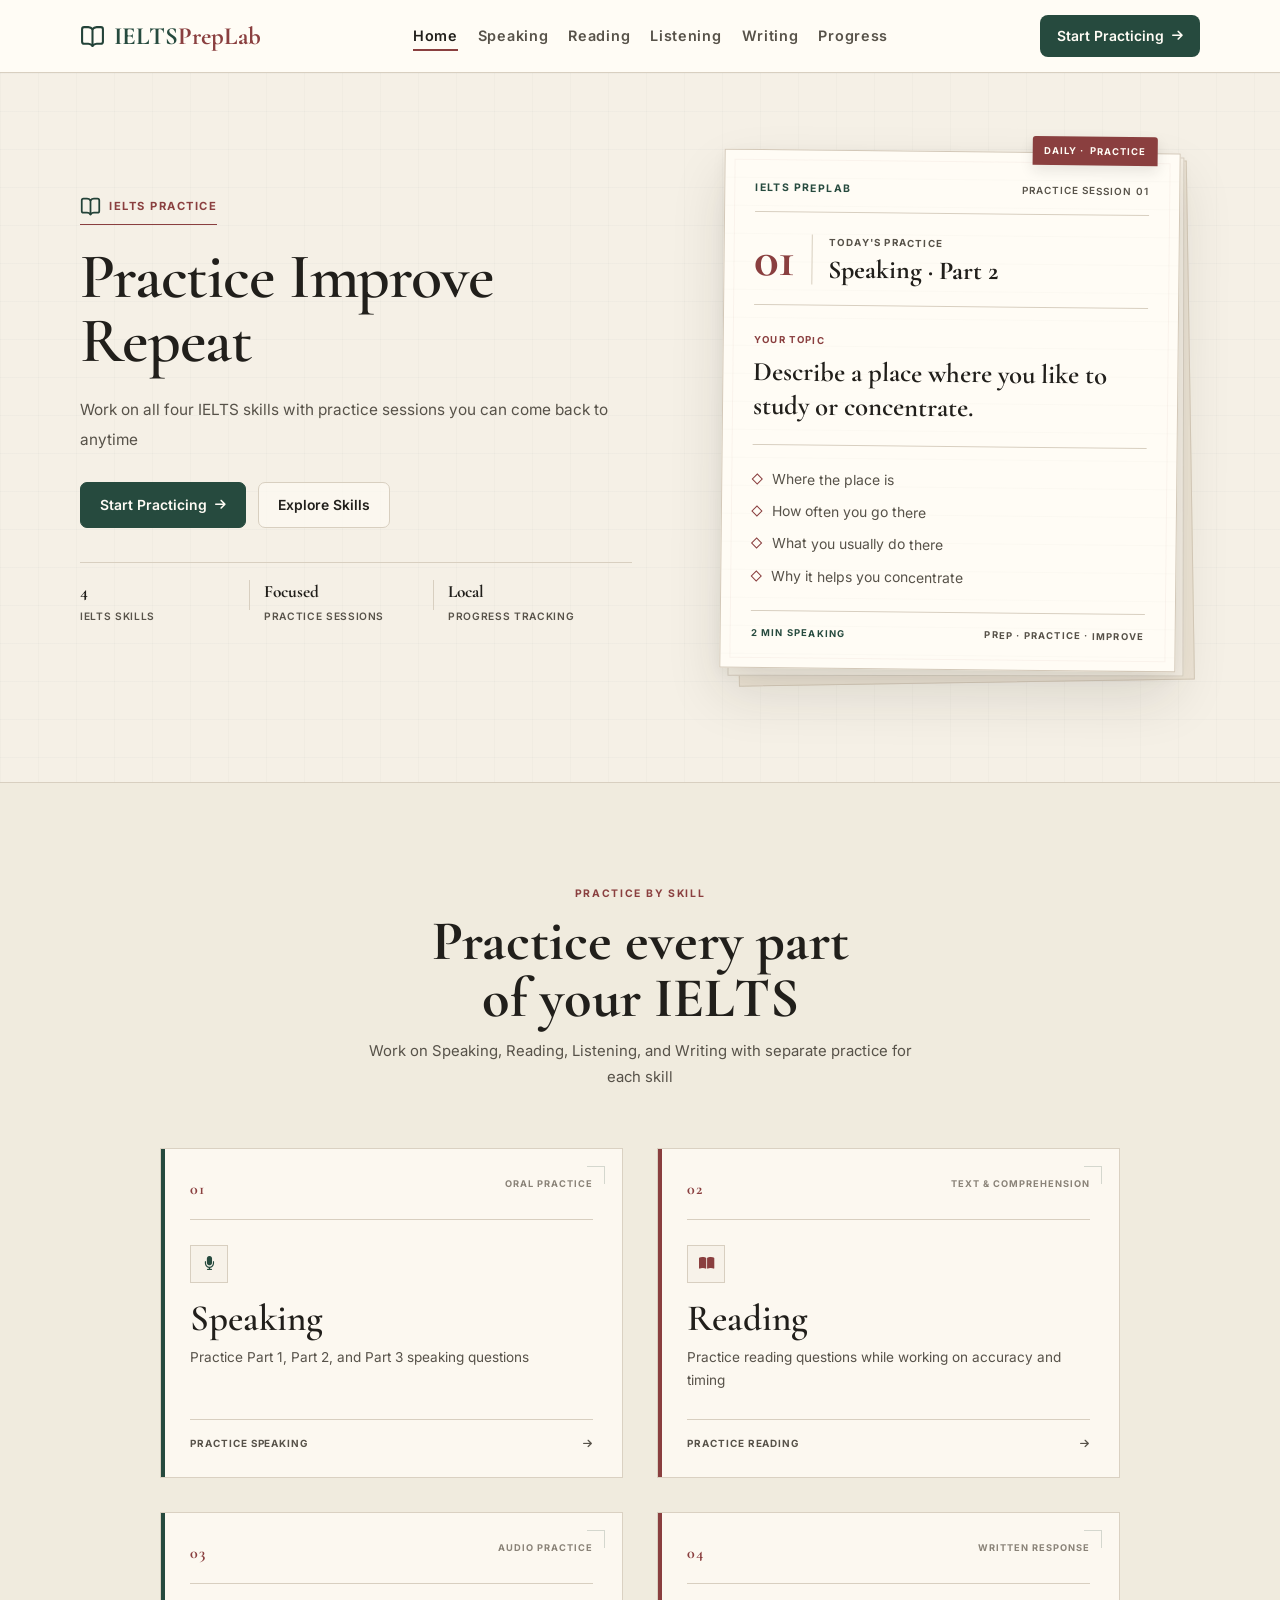
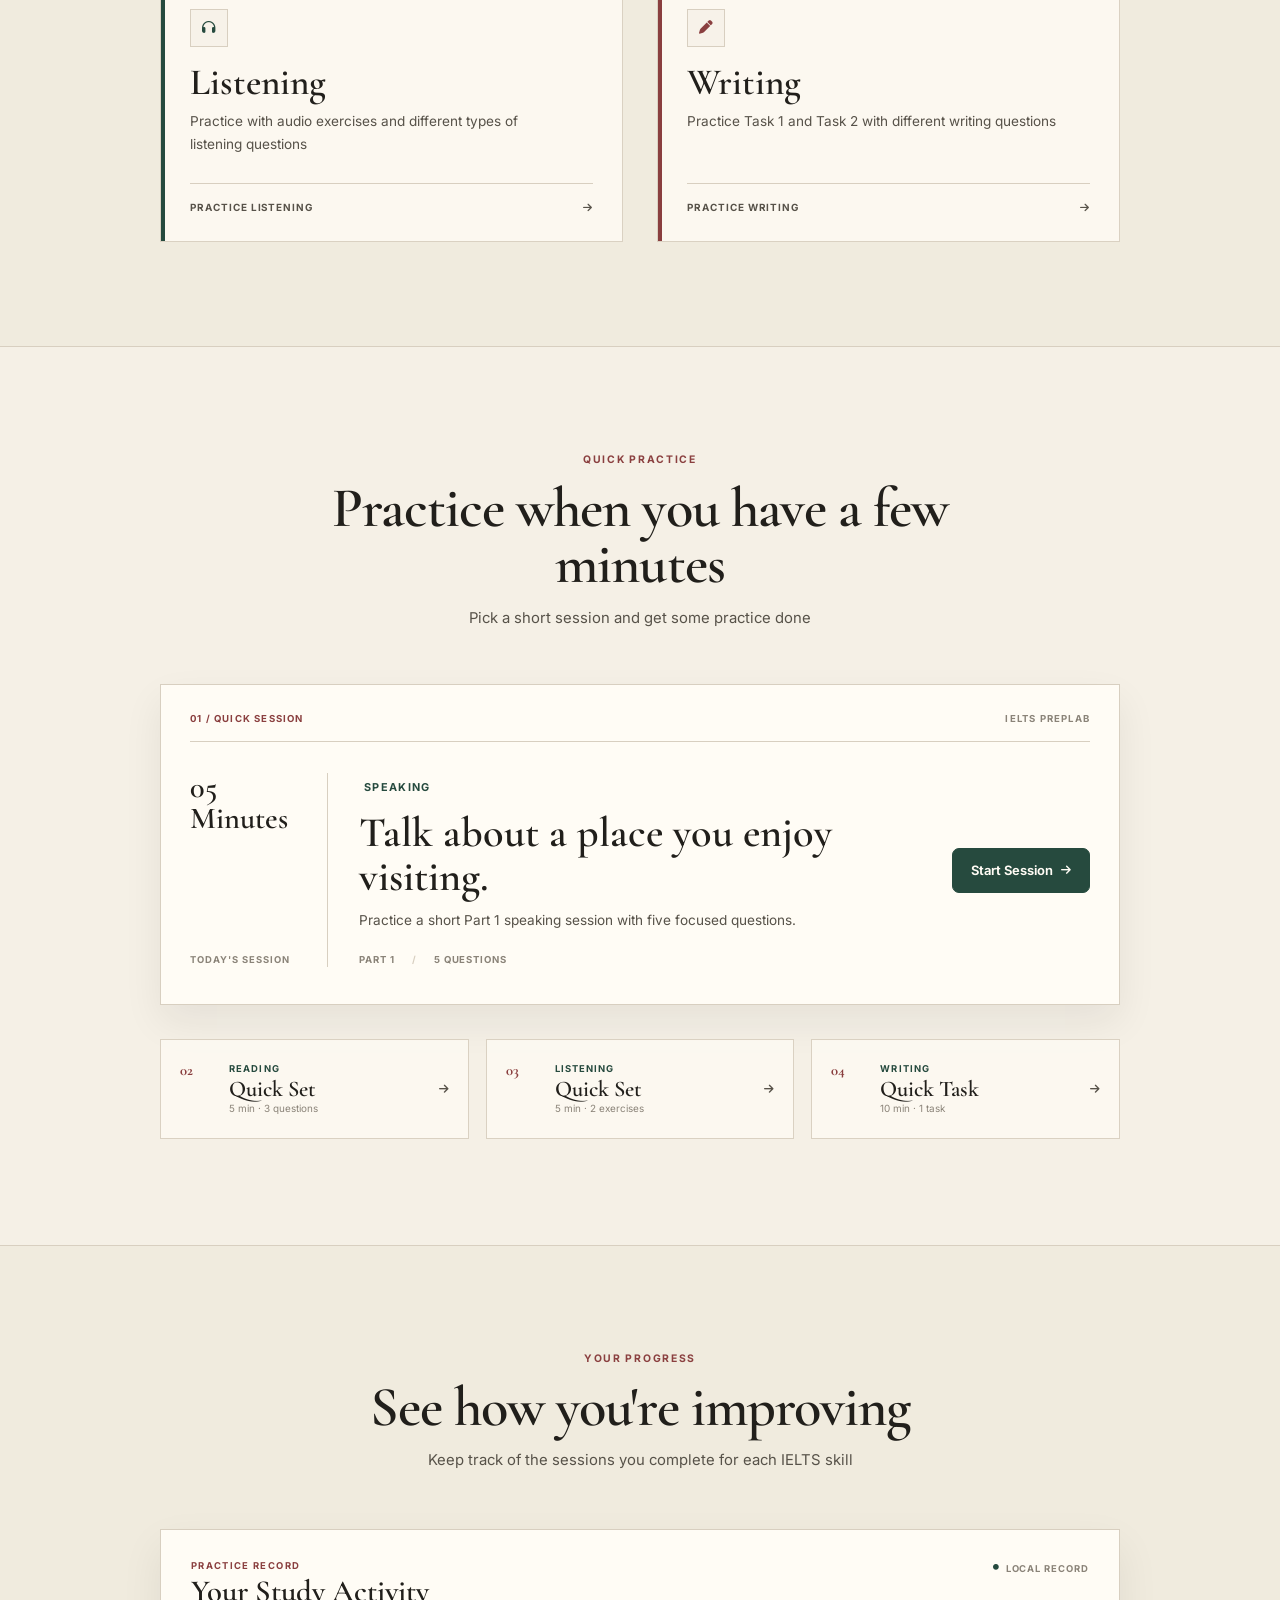
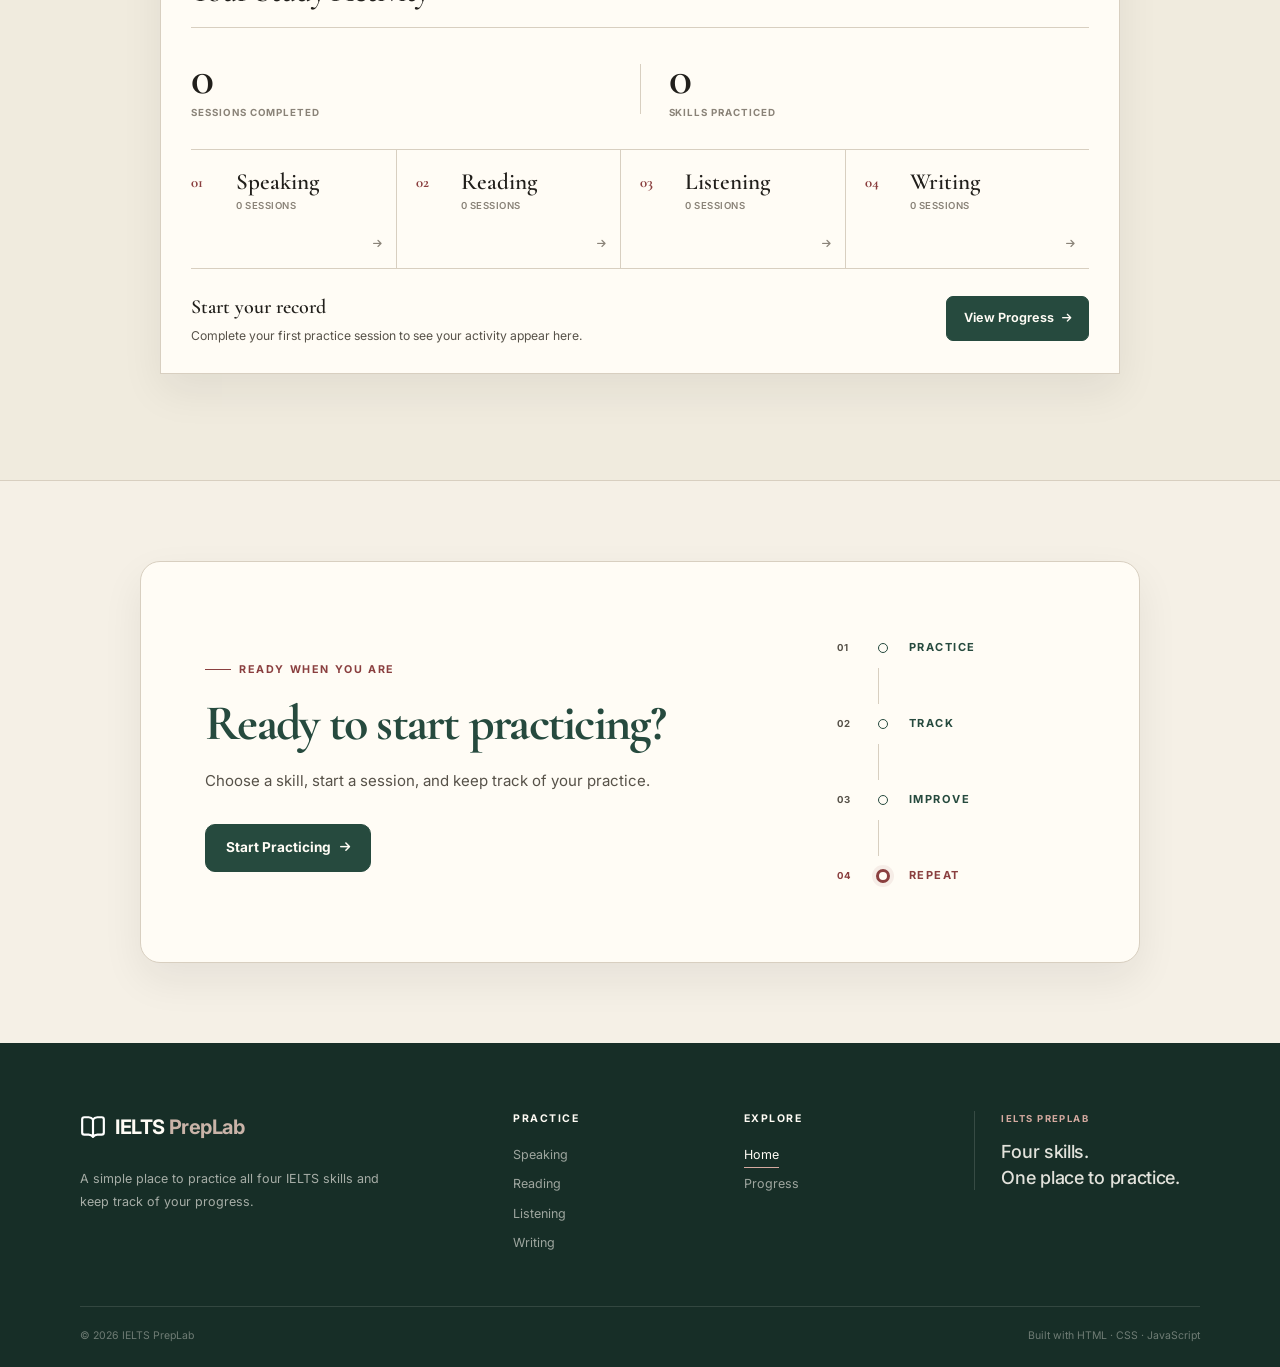
<file: index.html>
<!DOCTYPE html>
<html lang="en">

<head>
    <meta charset="UTF-8">
    <meta name="viewport" content="width=device-width, initial-scale=1">

    <title>IELTS PrepLab | IELTS Practice Platform</title>

    <meta name="description"
        content="IELTS PrepLab is a frontend IELTS practice platform for Speaking, Reading, Listening, and Writing with interactive exercises and progress tracking.">

    <link rel="preconnect" href="https://fonts.googleapis.com">
    <link rel="preconnect" href="https://fonts.gstatic.com" crossorigin>
    <link rel="stylesheet" href="https://cdnjs.cloudflare.com/ajax/libs/font-awesome/6.5.2/css/all.min.css">

    <link
        href="https://fonts.googleapis.com/css2?family=Cormorant+Garamond:wght@400;500;600;700&family=Inter:wght@400;500;600;700&display=swap"
        rel="stylesheet">

    <link rel="stylesheet" href="css/style.css">
</head>

<body>
    <header class="site-header">
        <nav class="site-nav">
            <div class="container nav-container">

                <a href="index.html" class="logo">
                    <img src="images/icon/book-open.svg" alt="">
                    <span class="logo-text">
                        <span class="logo-ielts">IELTS</span>
                        <span class="logo-preplab">PrepLab</span>
                    </span>
                </a>

                <ul class="nav-links">
                    <li><a href="index.html" class="active">Home</a></li>
                    <li><a href="speaking.html">Speaking</a></li>
                    <li><a href="reading.html">Reading</a></li>
                    <li><a href="listening.html">Listening</a></li>
                    <li><a href="writing.html">Writing</a></li>
                    <li><a href="progress.html">Progress</a></li>
                </ul>

                <a href="speaking.html" class="nav-cta">
                    Start Practicing
                    <i class="fa-solid fa-arrow-right"></i>
                </a>

                <div class="menu-controls">
                    <button class="menu-toggle" aria-label="Open menu">
                        <i class="fa-solid fa-bars"></i>
                    </button>

                    <button class="menu-close" aria-label="Close menu">
                        <i class="fa-solid fa-xmark"></i>
                    </button>
                </div>

            </div>
        </nav>
    </header>

    <aside class="nav-sidebar">

        <div class="sidebar-header">
            <div class="sidebar-title-wrap">
                <span class="sidebar-index">01</span>
                <span class="sidebar-title">Study Menu</span>
            </div>
        </div>

        <nav class="sidebar-nav">
            <a href="index.html" class="active">Home</a>
            <a href="speaking.html">Speaking</a>
            <a href="reading.html">Reading</a>
            <a href="listening.html">Listening</a>
            <a href="writing.html">Writing</a>
            <a href="progress.html">Progress</a>
        </nav>

        <a href="speaking.html" class="sidebar-cta">
            Start Practicing
            <i class="fa-solid fa-arrow-right"></i>
        </a>

    </aside>
    <main>
        <section class="hero">
            <div class="container hero-container">

                <div class="hero-layout">

                    <div class="hero-content">

                        <div class="hero-label">
                            <img src="images/icon/book-open.svg" alt="">
                            <span>IELTS Practice</span>
                        </div>

                        <h1 class="hero-title">
                            Practice Improve Repeat
                        </h1>

                        <p class="hero-description">
                            Work on all four IELTS skills with practice sessions you can come back to anytime
                        </p>

                        <div class="hero-actions">
                            <a href="speaking.html" class="hero-primary-btn">
                                Start Practicing
                                <i class="fa-solid fa-arrow-right"></i>
                            </a>

                            <a href="#skills" class="hero-secondary-btn">
                                Explore Skills
                            </a>
                        </div>

                        <div class="hero-meta">

                            <div class="meta-item">
                                <span class="meta-value">4</span>
                                <span class="meta-label">IELTS Skills</span>
                            </div>

                            <div class="meta-item">
                                <span class="meta-value">Focused</span>
                                <span class="meta-label">Practice Sessions</span>
                            </div>

                            <div class="meta-item">
                                <span class="meta-value">Local</span>
                                <span class="meta-label">Progress Tracking</span>
                            </div>

                        </div>

                    </div>

                    <div class="hero-visual">

                        <div class="practice-sheet-wrapper">

                            <div class="practice-sheet">

                                <div class="sheet-top">
                                    <span class="sheet-brand">IELTS PREPLAB</span>
                                    <span class="sheet-session">Practice Session 01</span>
                                </div>

                                <div class="sheet-heading">

                                    <span class="sheet-number">01</span>

                                    <div class="sheet-heading-text">
                                        <span class="sheet-small-title">Today's Practice</span>
                                        <h2>Speaking · Part 2</h2>
                                    </div>

                                </div>

                                <div class="sheet-topic">
                                    <span class="topic-label">Your Topic</span>

                                    <h3>
                                        Describe a place where you like to study or concentrate.
                                    </h3>
                                </div>

                                <ul class="sheet-points">
                                    <li>Where the place is</li>
                                    <li>How often you go there</li>
                                    <li>What you usually do there</li>
                                    <li>Why it helps you concentrate</li>
                                </ul>

                                <div class="sheet-footer">
                                    <span>2 min speaking</span>
                                    <span>PREP · PRACTICE · IMPROVE</span>
                                </div>

                            </div>

                            <div class="practice-bookmark">
                                <span>Daily</span>
                                <span>Practice</span>
                            </div>

                        </div>

                    </div>

                </div>

            </div>
        </section>
        <section class="skills-section" id="skills">
            <div class="container">

                <div class="skills-header">
                    <span class="skills-eyebrow">Practice by skill</span>

                    <h2 class="skills-title">
                        Practice every part <br> of your IELTS
                    </h2>

                    <p class="skills-description">
                        Work on Speaking, Reading, Listening, and Writing with separate practice for each skill
                    </p>
                </div>

                <div class="skills-grid">

                    <a href="speaking.html" class="skill-card skill-card-speaking">
                        <div class="skill-card-top">
                            <span class="skill-number">01</span>
                            <span class="skill-category">Oral Practice</span>
                        </div>

                        <div class="skill-card-main">
                            <span class="skill-icon">
                                <i class="fa-solid fa-microphone"></i>
                            </span>

                            <h3>Speaking</h3>

                            <p>
                                Practice Part 1, Part 2, and Part 3 speaking questions
                            </p>
                        </div>

                        <div class="skill-card-bottom">
                            <span>Practice Speaking</span>
                            <i class="fa-solid fa-arrow-right"></i>
                        </div>
                    </a>

                    <a href="reading.html" class="skill-card skill-card-reading">
                        <div class="skill-card-top">
                            <span class="skill-number">02</span>
                            <span class="skill-category">Text & Comprehension</span>
                        </div>

                        <div class="skill-card-main">
                            <span class="skill-icon">
                                <i class="fa-solid fa-book-open"></i>
                            </span>

                            <h3>Reading</h3>

                            <p>
                                Practice reading questions while working on accuracy and timing
                            </p>
                        </div>

                        <div class="skill-card-bottom">
                            <span>Practice Reading</span>
                            <i class="fa-solid fa-arrow-right"></i>
                        </div>
                    </a>

                    <a href="listening.html" class="skill-card skill-card-listening">
                        <div class="skill-card-top">
                            <span class="skill-number">03</span>
                            <span class="skill-category">Audio Practice</span>
                        </div>

                        <div class="skill-card-main">
                            <span class="skill-icon">
                                <i class="fa-solid fa-headphones"></i>
                            </span>

                            <h3>Listening</h3>

                            <p>
                                Practice with audio exercises and different types of listening questions
                            </p>
                        </div>

                        <div class="skill-card-bottom">
                            <span>Practice Listening</span>
                            <i class="fa-solid fa-arrow-right"></i>
                        </div>
                    </a>

                    <a href="writing.html" class="skill-card skill-card-writing">
                        <div class="skill-card-top">
                            <span class="skill-number">04</span>
                            <span class="skill-category">Written Response</span>
                        </div>

                        <div class="skill-card-main">
                            <span class="skill-icon">
                                <i class="fa-solid fa-pen"></i>
                            </span>

                            <h3>Writing</h3>

                            <p>
                                Practice Task 1 and Task 2 with different writing questions
                            </p>
                        </div>

                        <div class="skill-card-bottom">
                            <span>Practice Writing</span>
                            <i class="fa-solid fa-arrow-right"></i>
                        </div>
                    </a>

                </div>

            </div>
        </section>
        <section class="quick-practice" id="quick-practice">
            <div class="container">

                <div class="quick-header">
                    <span class="quick-eyebrow">Quick Practice</span>

                    <h2 class="quick-title">
                        Practice when you have a few minutes
                    </h2>

                    <p class="quick-description">
                        Pick a short session and get some practice done
                    </p>
                </div>

                <div class="quick-feature">

                    <div class="quick-feature-meta">
                        <span>01 / Quick Session</span>
                        <span>IELTS PrepLab</span>
                    </div>

                    <div class="quick-feature-main">

                        <div class="quick-session-info">
                            <span class="quick-duration">05 Minutes</span>
                            <span class="quick-session-label">Today's Session</span>
                        </div>

                        <div class="quick-session-content">
                            <span class="quick-skill">Speaking</span>

                            <h3>
                                Talk about a place you enjoy visiting.
                            </h3>

                            <p>
                                Practice a short Part 1 speaking session with
                                five focused questions.
                            </p>

                            <div class="quick-session-details">
                                <span>Part 1</span>
                                <span>5 Questions</span>
                            </div>
                        </div>

                        <a href="speaking.html#part-selector" class="quick-start">
                            Start Session
                            <i class="fa-solid fa-arrow-right"></i>
                        </a>

                    </div>

                    <div class="quick-side-note">
                        <span>Focus</span>
                        <strong>Speaking</strong>
                        <small>Five minutes well spent.</small>
                    </div>

                </div>

                <div class="quick-options">

                    <a href="reading.html#reading-modes" class="quick-option">
                        <div class="quick-option-number">02</div>

                        <div class="quick-option-content">
                            <span>Reading</span>
                            <strong>Quick Set</strong>
                            <small>5 min · 3 questions</small>
                        </div>

                        <i class="fa-solid fa-arrow-right"></i>
                    </a>

                    <a href="listening.html" class="quick-option">
                        <div class="quick-option-number">03</div>

                        <div class="quick-option-content">
                            <span>Listening</span>
                            <strong>Quick Set</strong>
                            <small>5 min · 2 exercises</small>
                        </div>

                        <i class="fa-solid fa-arrow-right"></i>
                    </a>

                    <a href="writing.html" class="quick-option">
                        <div class="quick-option-number">04</div>

                        <div class="quick-option-content">
                            <span>Writing</span>
                            <strong>Quick Task</strong>
                            <small>10 min · 1 task</small>
                        </div>

                        <i class="fa-solid fa-arrow-right"></i>
                    </a>

                </div>

            </div>
        </section>
        <section class="progress-preview">
            <div class="container">

                <div class="progress-header">
                    <span class="progress-eyebrow">Your Progress</span>

                    <h2 class="progress-title">
                        See how you're improving
                    </h2>

                    <p class="progress-description">
                        Keep track of the sessions you complete for each IELTS skill
                    </p>
                </div>

                <div class="study-record">

                    <div class="record-top">
                        <div>
                            <span class="record-label">Practice Record</span>
                            <h3>Your Study Activity</h3>
                        </div>

                        <span class="record-status">
                            <i class="fa-solid fa-circle"></i>
                            Local Record
                        </span>
                    </div>

                    <div class="record-summary">

                        <div class="summary-item">
                            <span class="summary-value" data-total-sessions>0</span>
                            <span class="summary-label">Sessions Completed</span>
                        </div>

                        <div class="summary-divider"></div>

                        <div class="summary-item">
                            <span class="summary-value" data-skills-touched>0</span>
                            <span class="summary-label">Skills Practiced</span>
                        </div>

                    </div>

                    <div class="record-divider"></div>

                    <div class="record-skills">

                        <a href="speaking.html" class="record-skill">
                            <span class="record-number">01</span>

                            <div class="record-skill-info">
                                <span>Speaking</span>
                                <small data-speaking-count>0 sessions</small>
                            </div>

                            <i class="fa-solid fa-arrow-right"></i>
                        </a>

                        <a href="reading.html" class="record-skill">
                            <span class="record-number">02</span>

                            <div class="record-skill-info">
                                <span>Reading</span>
                                <small data-reading-count>0 sessions</small>
                            </div>

                            <i class="fa-solid fa-arrow-right"></i>
                        </a>

                        <a href="listening.html" class="record-skill">
                            <span class="record-number">03</span>

                            <div class="record-skill-info">
                                <span>Listening</span>
                                <small data-listening-count>0 sessions</small>
                            </div>

                            <i class="fa-solid fa-arrow-right"></i>
                        </a>

                        <a href="writing.html" class="record-skill">
                            <span class="record-number">04</span>

                            <div class="record-skill-info">
                                <span>Writing</span>
                                <small data-writing-count>0 sessions</small>
                            </div>

                            <i class="fa-solid fa-arrow-right"></i>
                        </a>

                    </div>

                    <div class="record-footer">

                        <div class="record-message">
                            <span class="record-message-title">Start your record</span>
                            <p>
                                Complete your first practice session to see
                                your activity appear here.
                            </p>
                        </div>

                        <a href="progress.html" class="record-button">
                            View Progress
                            <i class="fa-solid fa-arrow-right"></i>
                        </a>

                    </div>

                </div>

            </div>
        </section>
        <section class="final-cta">
            <div class="cta-card">

                <div class="cta-content">
                    <span class="cta-eyebrow">READY WHEN YOU ARE</span>

                    <h2>Ready to start practicing?</h2>

                    <p>
                        Choose a skill, start a session, and keep track of your practice.
                    </p>

                    <a href="reading.html" class="cta-button">
                        Start Practicing
                        <i class="fa-solid fa-arrow-right"></i>
                    </a>
                </div>

                <div class="cta-journey">
                    <div class="journey-item">
                        <span class="journey-number">01</span>
                        <span class="journey-dot"></span>
                        <span class="journey-label">PRACTICE</span>
                    </div>

                    <div class="journey-line"></div>

                    <div class="journey-item">
                        <span class="journey-number">02</span>
                        <span class="journey-dot"></span>
                        <span class="journey-label">TRACK</span>
                    </div>

                    <div class="journey-line"></div>

                    <div class="journey-item">
                        <span class="journey-number">03</span>
                        <span class="journey-dot"></span>
                        <span class="journey-label">IMPROVE</span>
                    </div>

                    <div class="journey-line"></div>

                    <div class="journey-item journey-final">
                        <span class="journey-number">04</span>
                        <span class="journey-dot"></span>
                        <span class="journey-label">REPEAT</span>
                    </div>
                </div>

            </div>
        </section>
    </main>

    <footer class="site-footer">
        <div class="container">

            <div class="footer-top">

                <div class="footer-brand">
                    <a href="index.html" class="footer-logo">
                        <img src="images/icon/book-open.svg" alt="">
                        <span>
                            <span class="footer-logo-ielts">IELTS</span>
                            <span class="footer-logo-preplab">PrepLab</span>
                        </span>
                    </a>

                    <p>
                        A simple place to practice all four IELTS skills
                        and keep track of your progress.
                    </p>
                </div>

                <div class="footer-column">
                    <span class="footer-heading">Practice</span>

                    <a href="speaking.html">Speaking</a>
                    <a href="reading.html">Reading</a>
                    <a href="listening.html">Listening</a>
                    <a href="writing.html">Writing</a>
                </div>

                <div class="footer-column">
                    <span class="footer-heading">Explore</span>

                    <a href="index.html" class="active">Home</a>
                    <a href="progress.html">Progress</a>
                </div>

                <div class="footer-statement">
                    <span>IELTS PrepLab</span>
                    <strong>Four skills.<br>One place to practice.</strong>
                </div>

            </div>

            <div class="footer-divider"></div>

            <div class="footer-bottom">

                <span>© 2026 IELTS PrepLab</span>

                <span>Built with HTML · CSS · JavaScript</span>

            </div>

        </div>
    </footer>


    <script src="js/script.js"></script>
</body>

</html>
</file>
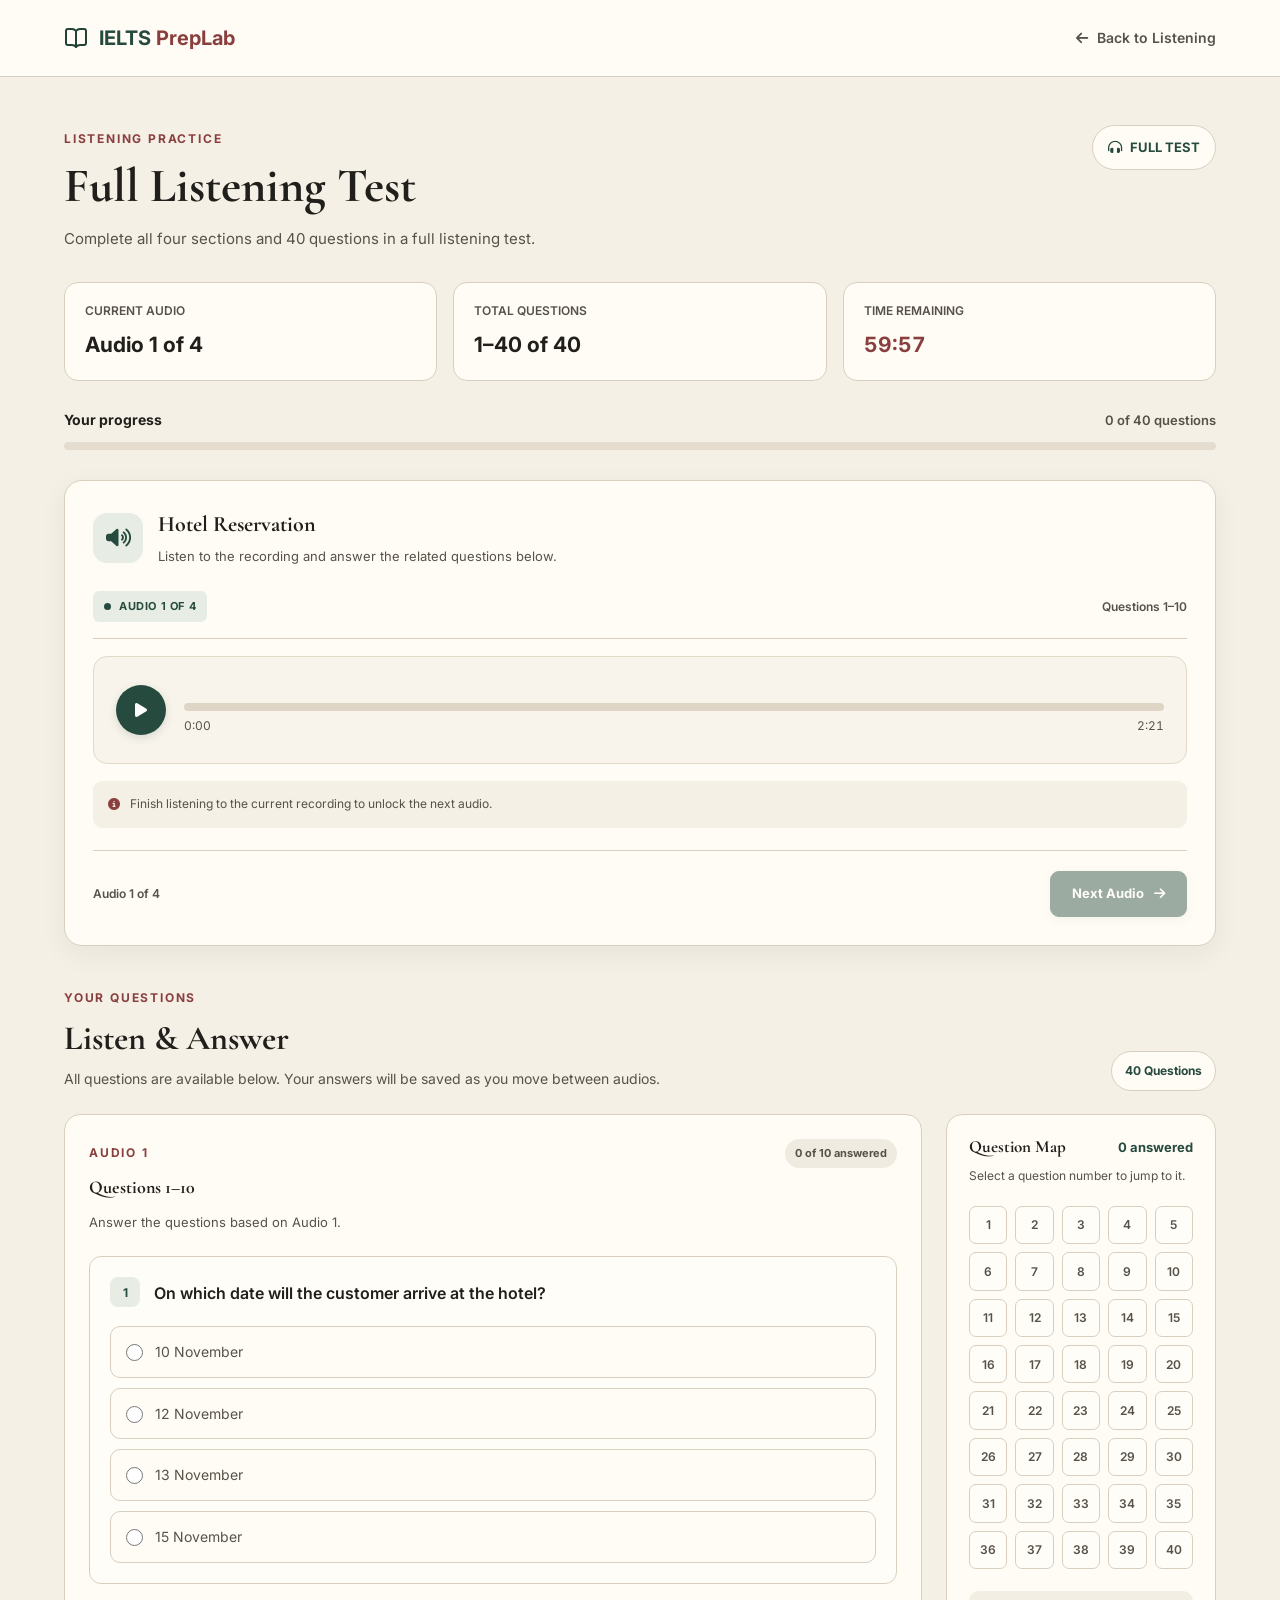
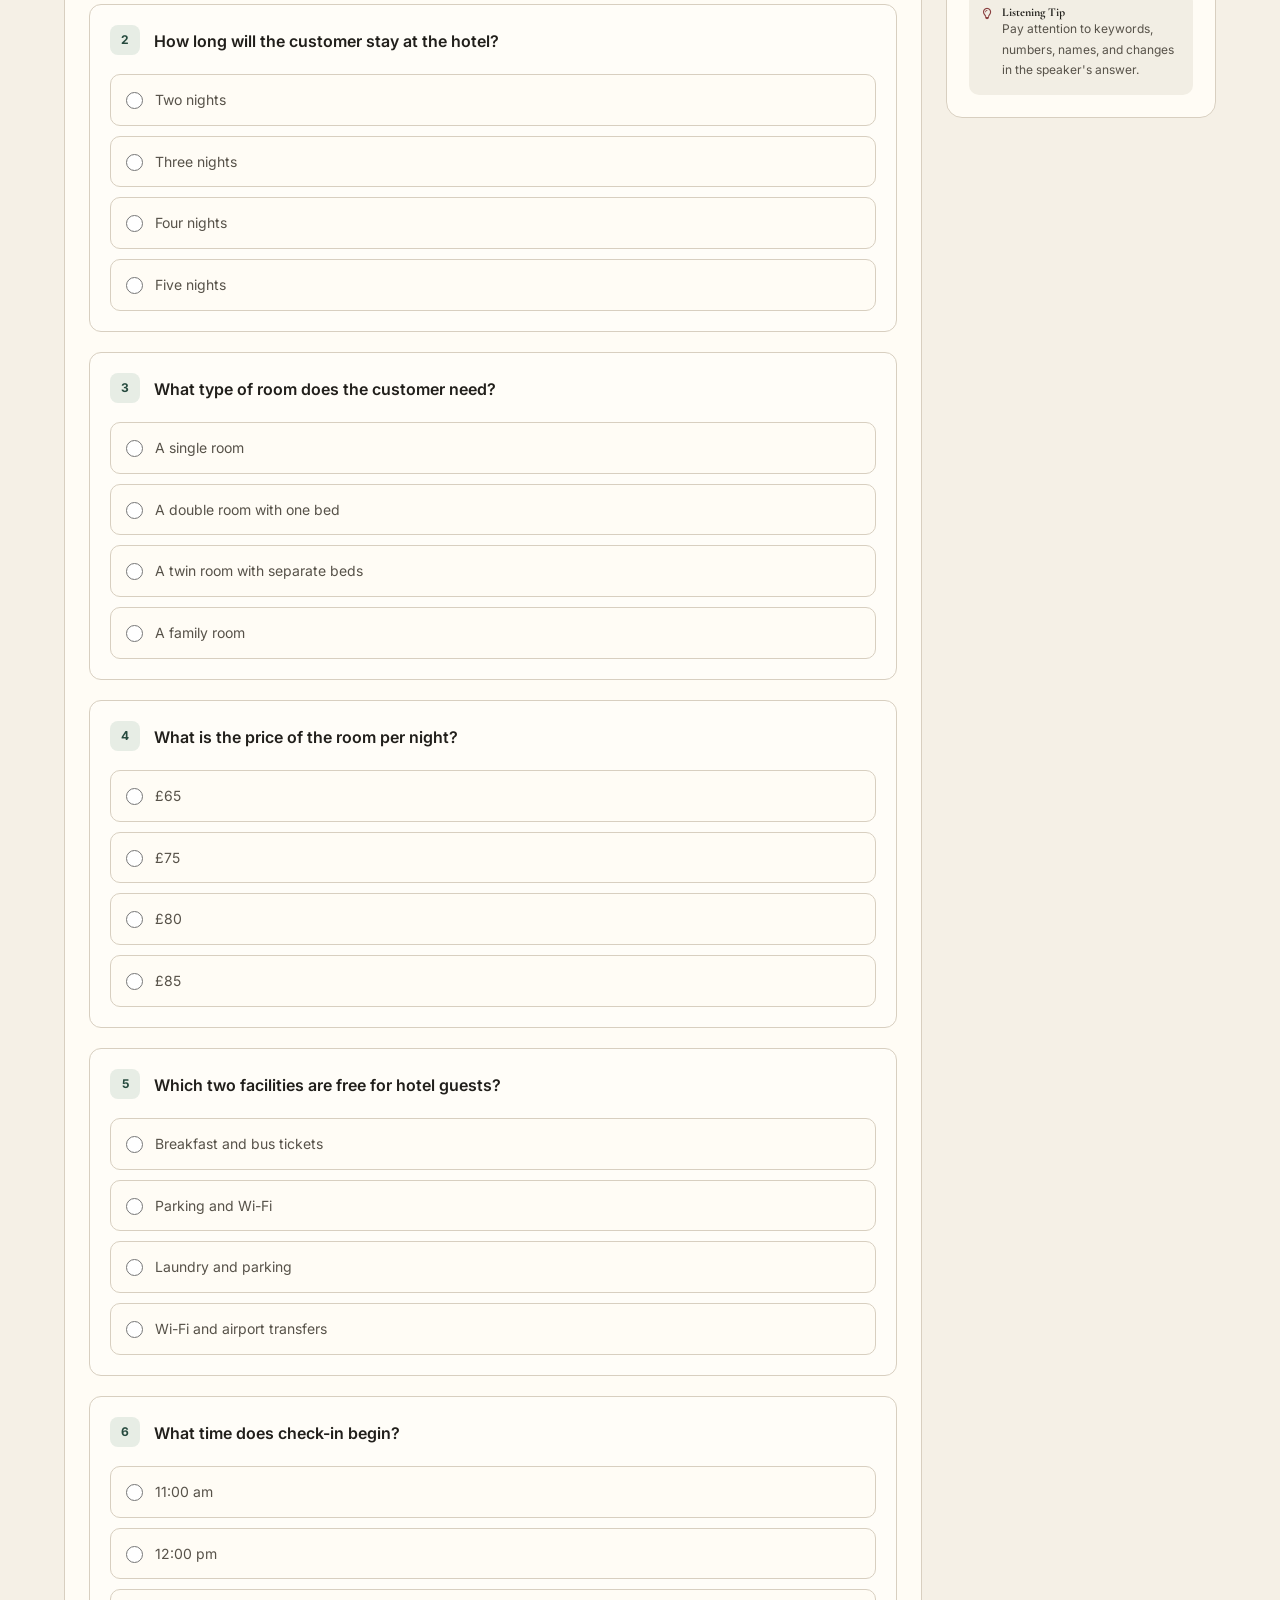
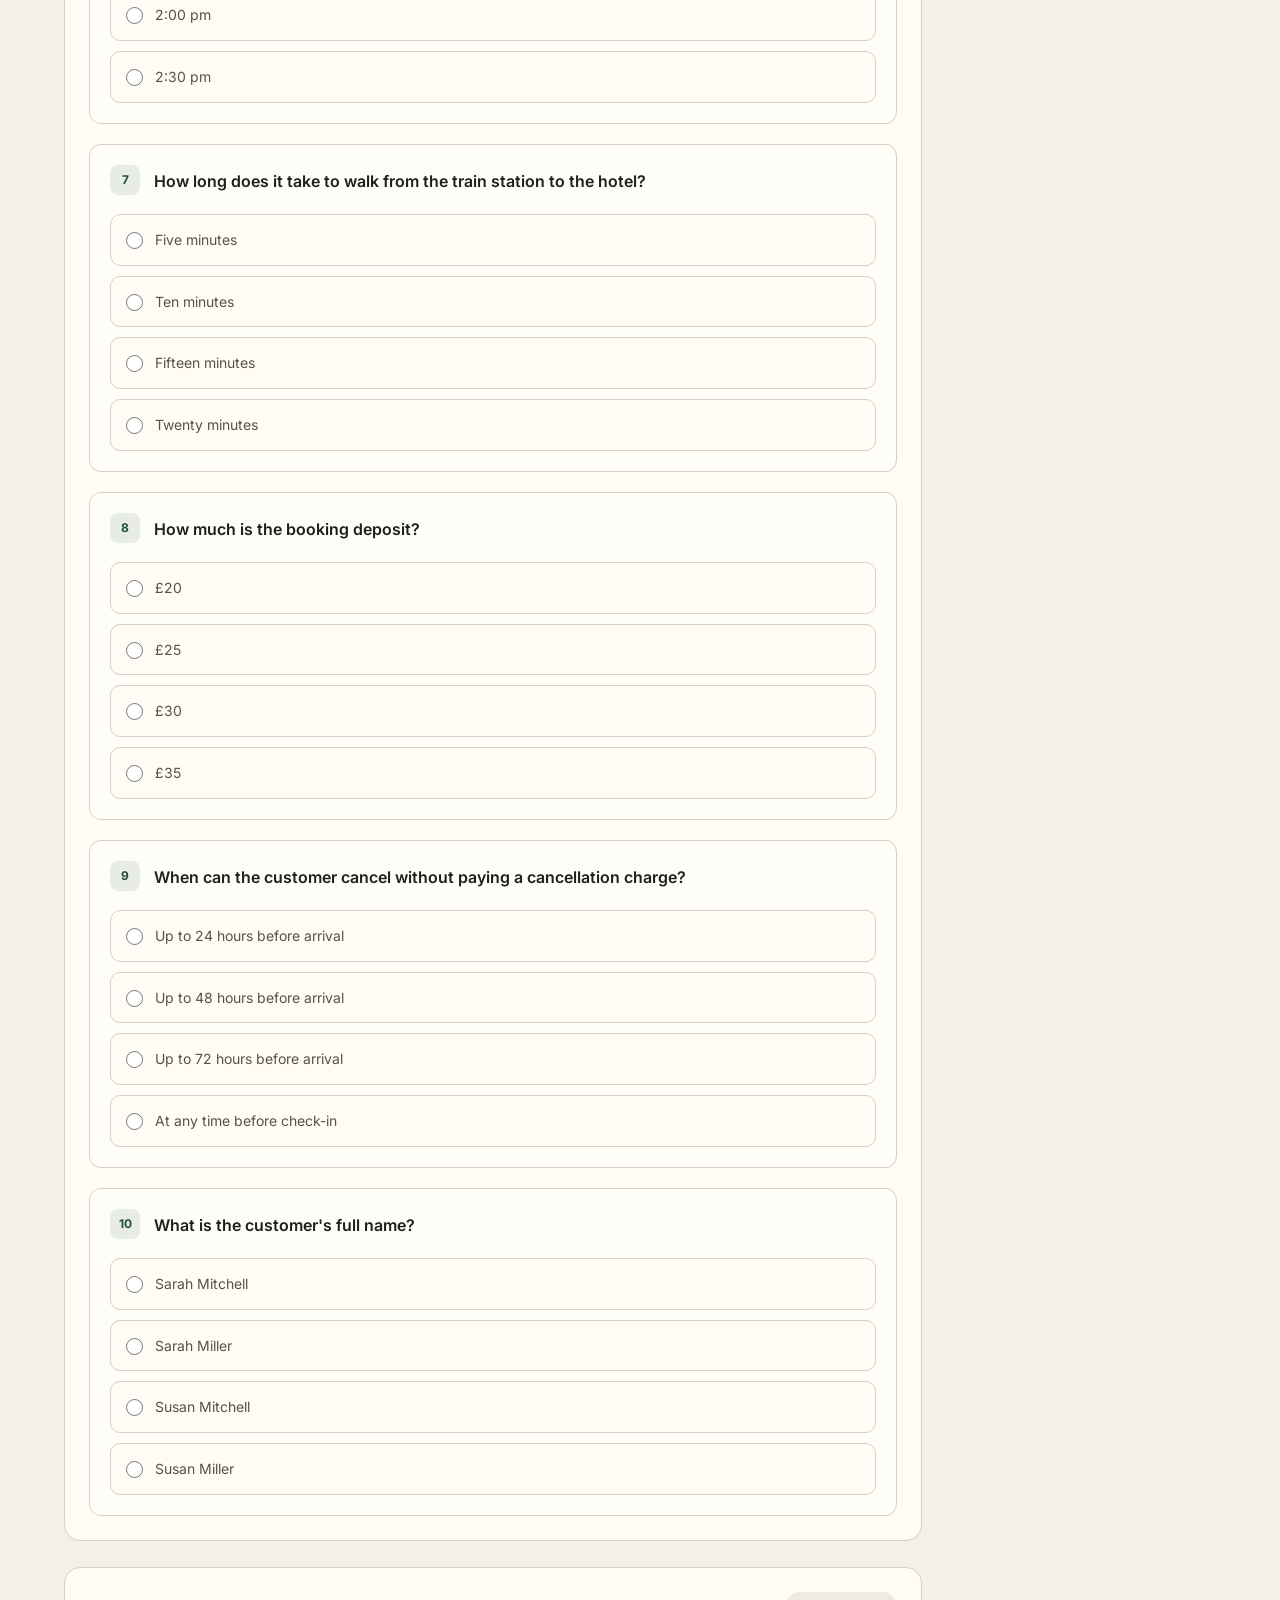
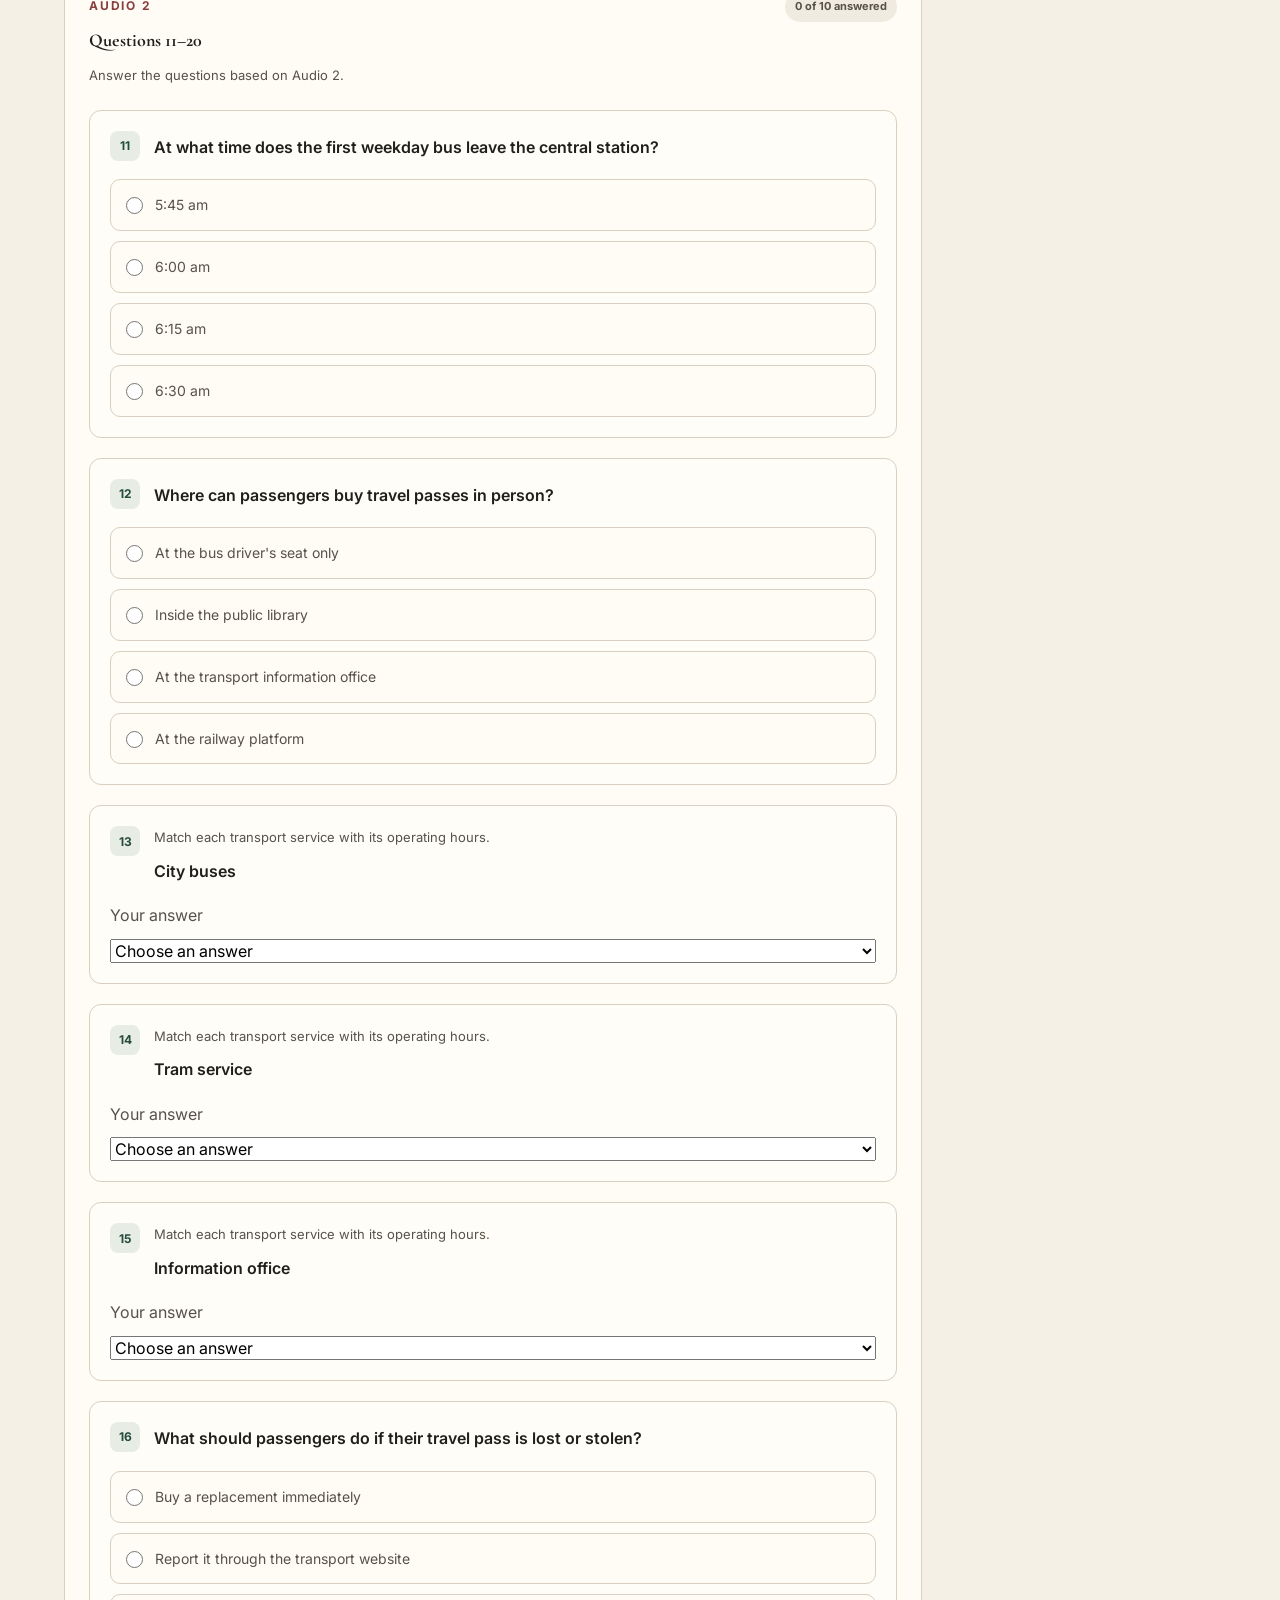
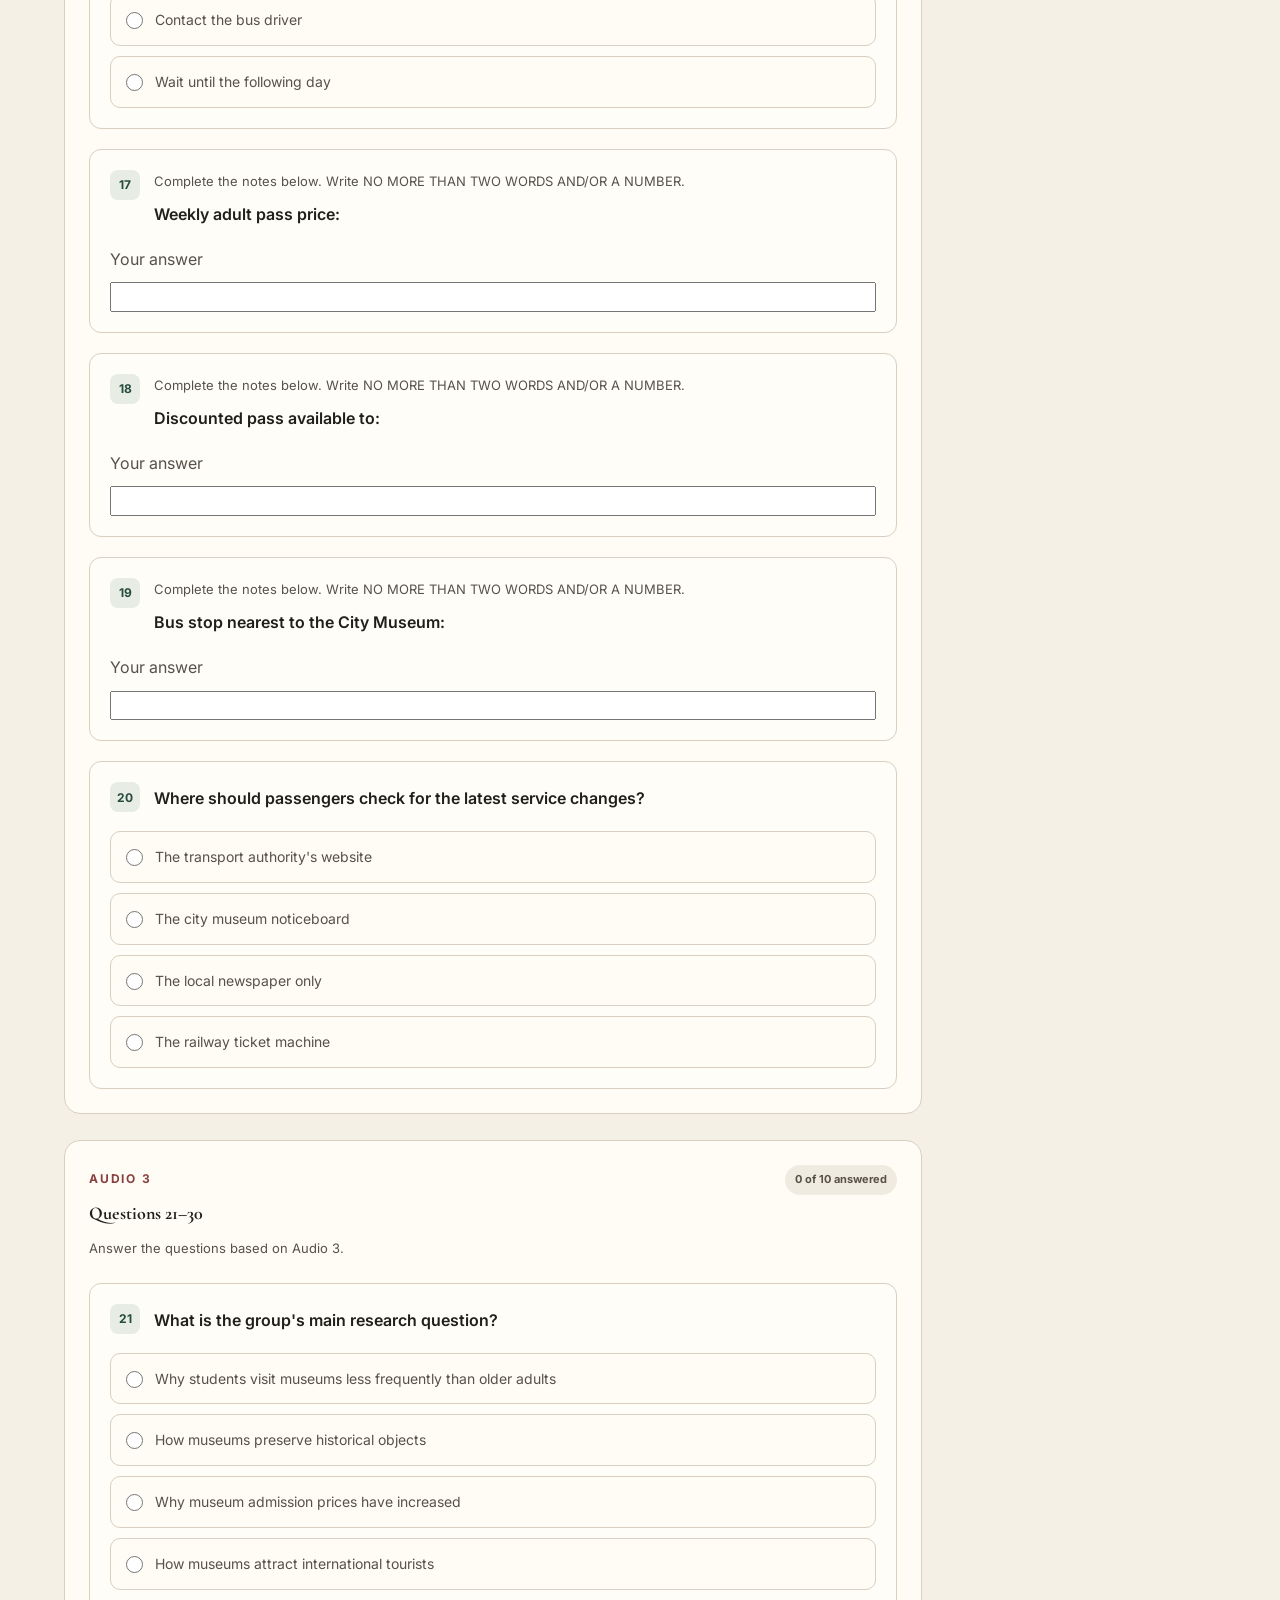
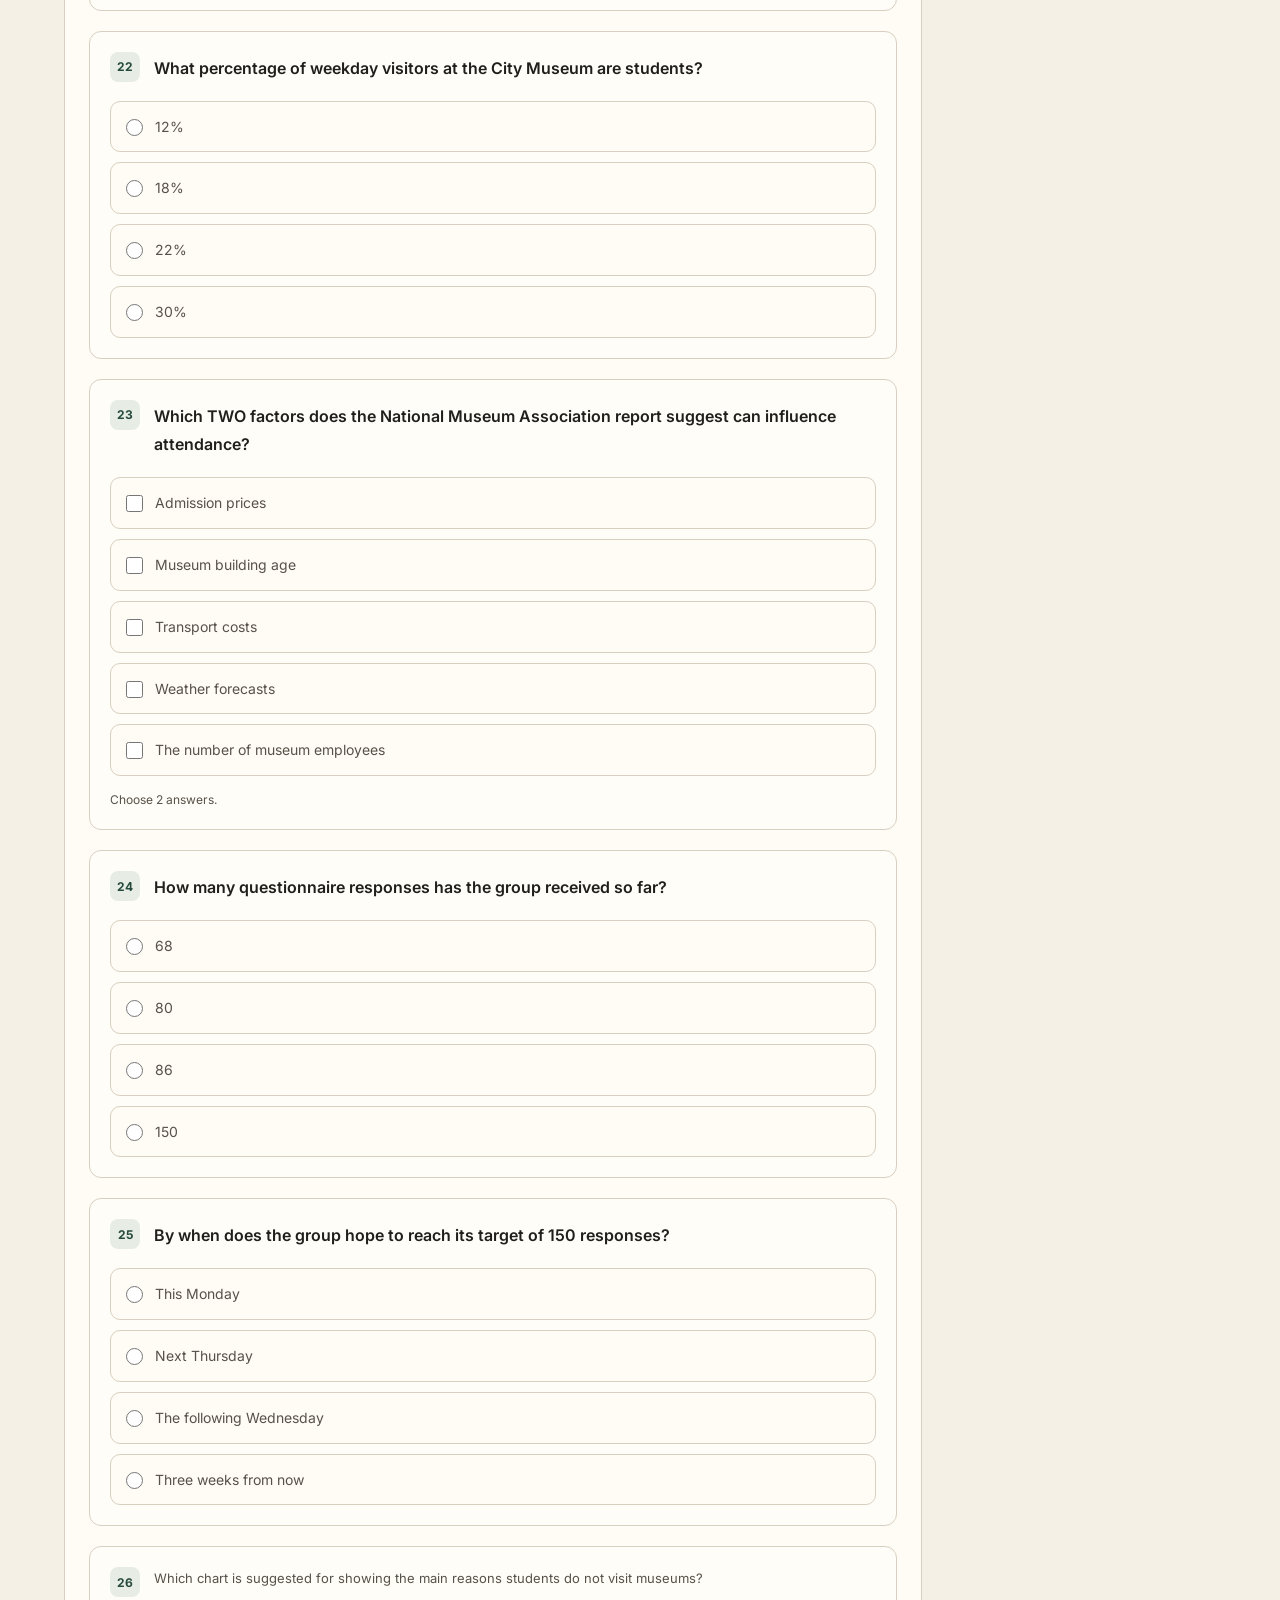
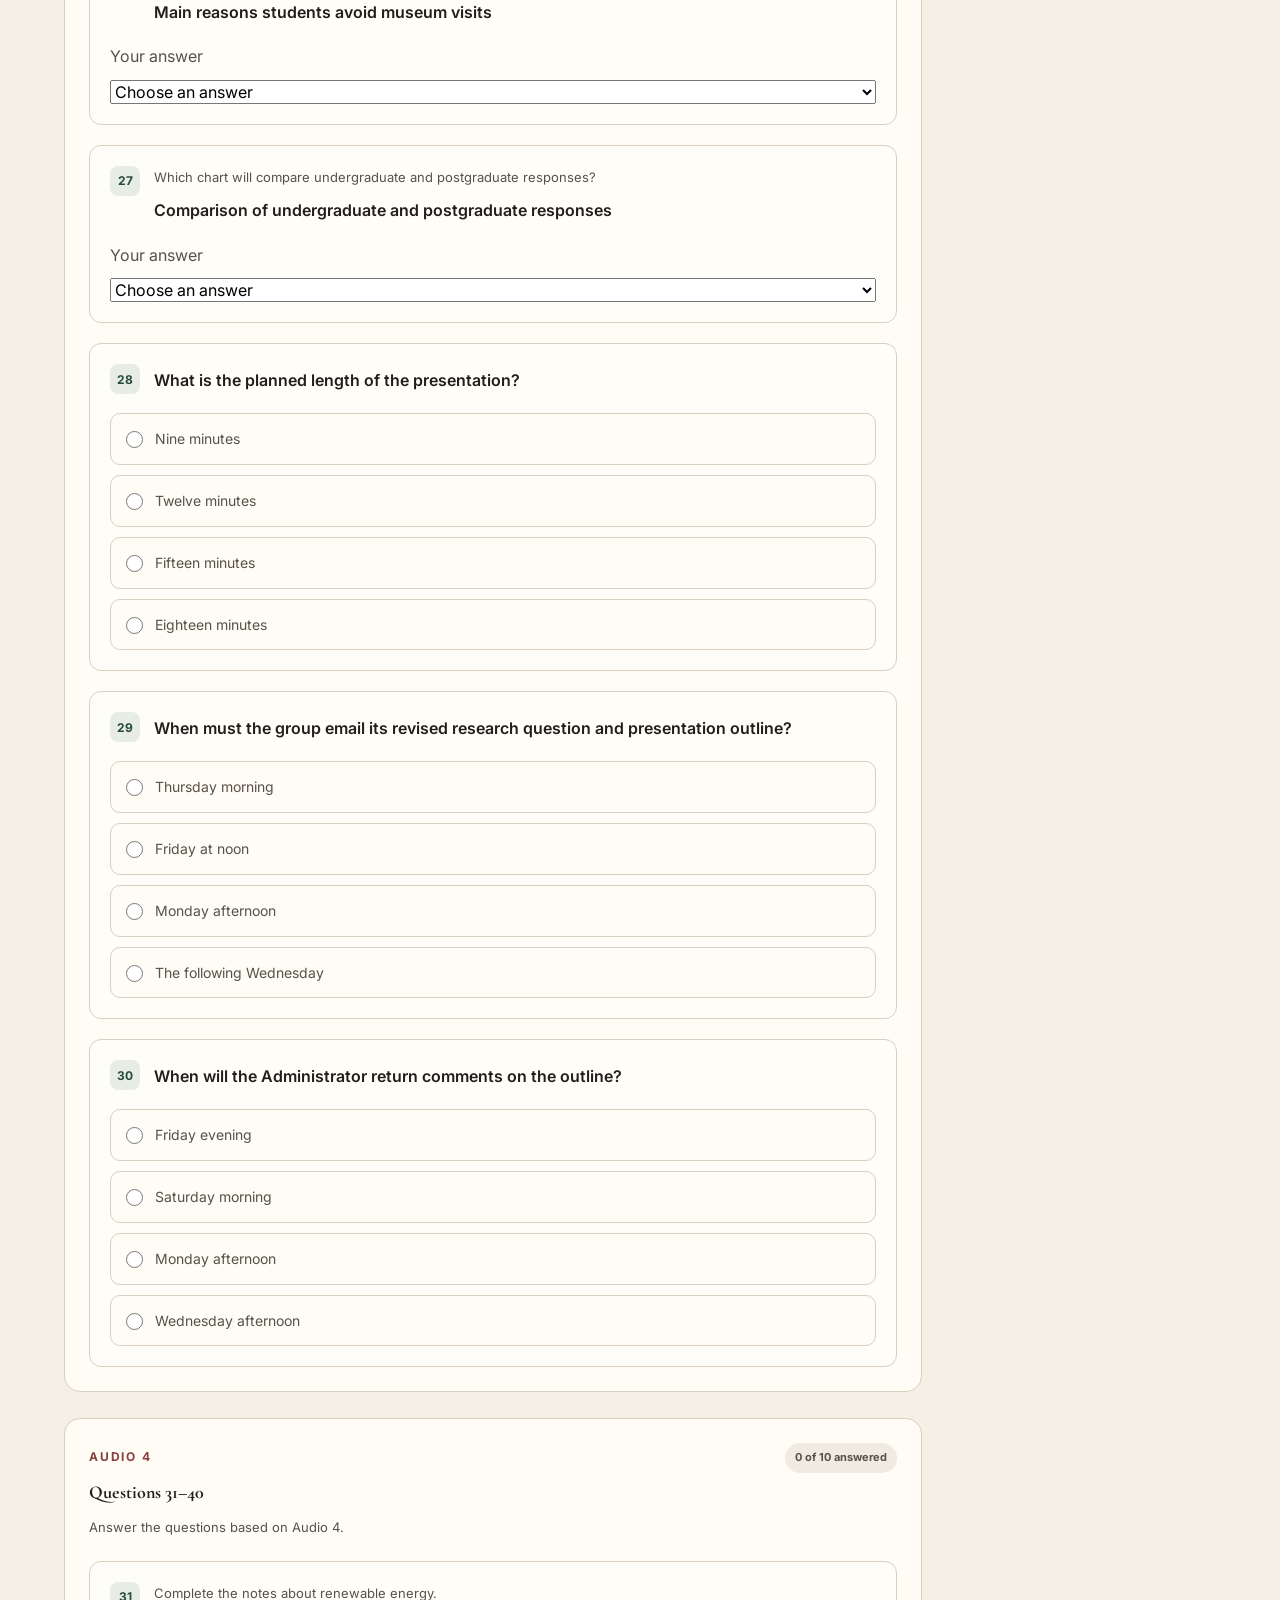
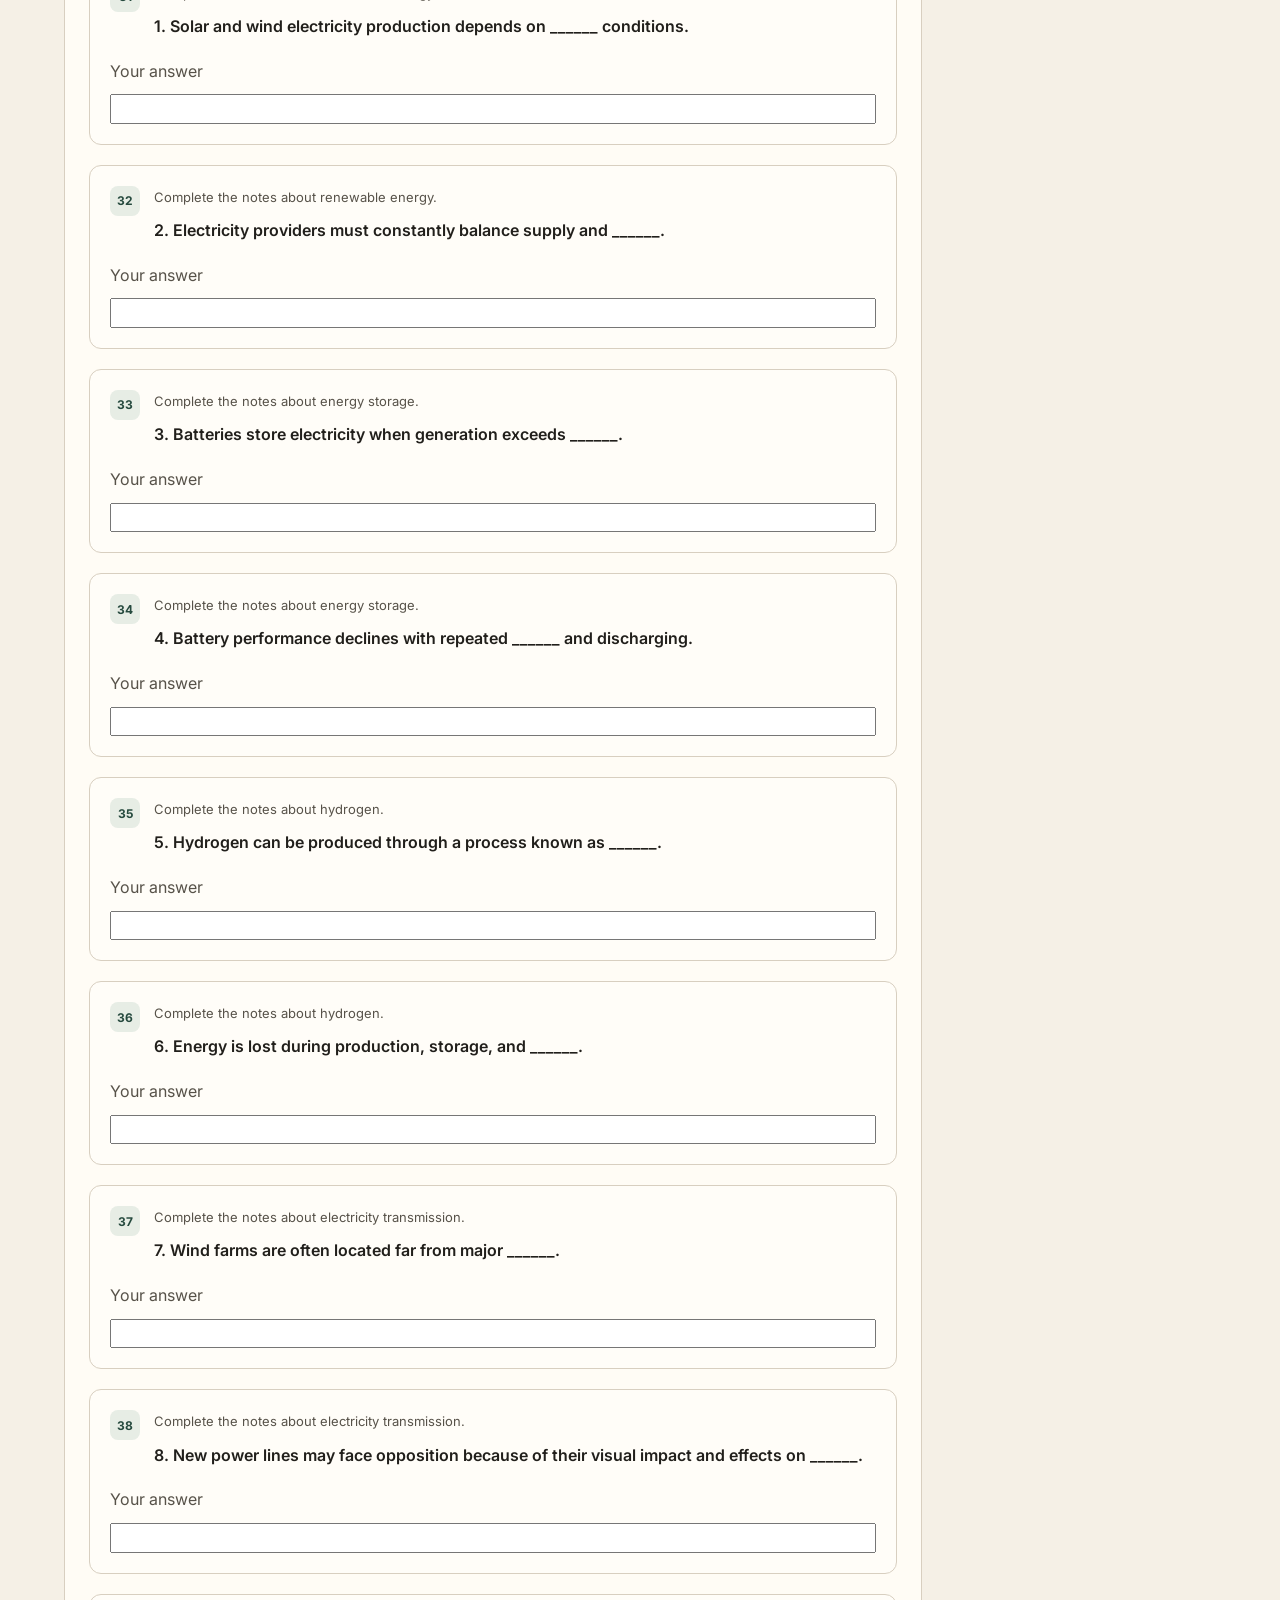
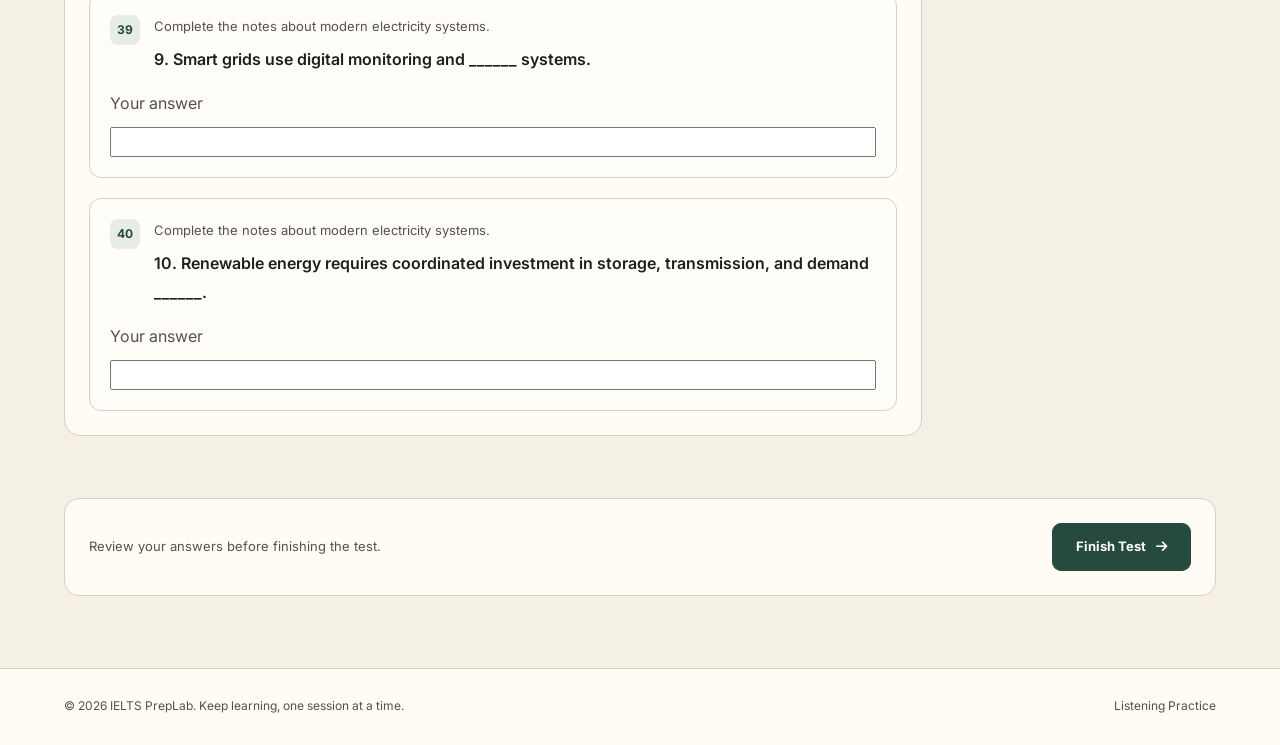
<file: listening-session.html>
<!DOCTYPE html>

<html lang="en">

<head>
    <meta charset="UTF-8">
    <meta name="viewport" content="width=device-width, initial-scale=1.0">
    <meta name="description"
        content="Practise IELTS Listening with audio recordings, question sets, and detailed answer reviews.">
    <title>Listening Practice | IELTS PrepLab</title>

    <link rel="icon" href="images/icon/book-open.svg">
    <link rel="stylesheet" href="css/style.css">
    <link rel="stylesheet" href="css/listening-session.css">

    <link rel="preconnect" href="https://fonts.googleapis.com">
    <link rel="preconnect" href="https://fonts.gstatic.com" crossorigin>
    <link
        href="https://fonts.googleapis.com/css2?family=Cormorant+Garamond:wght@500;600;700&family=Inter:wght@400;500;600;700&display=swap"
        rel="stylesheet">

    <link rel="stylesheet" href="https://cdnjs.cloudflare.com/ajax/libs/font-awesome/6.7.2/css/all.min.css">

</head>

<body>

    <header class="session-header">
        <div class="container session-header-inner">
            <a href="index.html" class="session-logo">
                <img src="images/icon/book-open.svg" alt="">
                <span>IELTS <strong>PrepLab</strong></span>
            </a>

            <a href="listening.html" class="session-home">
                <i class="fa-solid fa-arrow-left"></i>
                <span>Back to Listening</span>
            </a>
        </div>
    </header>

    <main class="listening-session">
        <div class="container">

            <section class="practice-screen" id="practice-screen">

                <div class="session-heading">
                    <div class="session-heading-info">
                        <span class="section-label">LISTENING PRACTICE</span>
                        <h1 id="session-title">Full Listening Test</h1>
                        <p id="session-description">Listen carefully to each recording and answer all 40 questions.</p>
                    </div>

                    <div class="session-badge" id="session-badge">
                        <i class="fa-solid fa-headphones-simple"></i>
                        <span>FULL TEST</span>
                    </div>
                </div>

                <div class="test-overview" id="test-overview" hidden>

                    <div class="overview-item">
                        <span class="overview-label">CURRENT AUDIO</span>
                        <strong id="current-section">Audio 1 of 4</strong>
                    </div>

                    <div class="overview-item">
                        <span class="overview-label">TOTAL QUESTIONS</span>
                        <strong id="question-summary">1–40 of 40</strong>
                    </div>

                    <div class="overview-item timer-item" id="timer-item">
                        <span class="overview-label">TIME REMAINING</span>
                        <strong id="session-timer">60:00</strong>
                    </div>

                </div>

                <div class="session-progress">
                    <div class="progress-information">
                        <span id="progress-label">Your progress</span>
                        <span id="progress-count">0 of 40 questions</span>
                    </div>

                    <div class="progress-track">
                        <div class="progress-fill" id="progress-fill"></div>
                    </div>
                </div>

                <section class="audio-card">

                    <div class="audio-card-heading">
                        <div class="audio-heading-icon">
                            <i class="fa-solid fa-volume-high"></i>
                        </div>

                        <div>
                            <h2 id="audio-title">Listening Audio 1</h2>
                            <p id="audio-description">Listen to the recording and answer the related questions below.
                            </p>
                        </div>
                    </div>

                    <div class="audio-session-information">
                        <span class="audio-session-count" id="audio-session-count">AUDIO 1 OF 4</span>
                        <span id="audio-question-range">Questions 1–10</span>
                    </div>

                    <div class="audio-player-area">

                        <audio id="listening-audio" preload="metadata"></audio>

                        <div class="audio-placeholder" id="audio-placeholder">
                            <span></span>
                        </div>

                        <div class="audio-controls" id="audio-controls" hidden>

                            <button type="button" class="audio-play-button" id="audio-play" aria-label="Play audio">
                                <i class="fa-solid fa-play"></i>
                            </button>

                            <div class="audio-track-information">
                                <div class="audio-track">
                                    <div class="audio-track-fill" id="audio-track-fill"></div>
                                </div>

                                <div class="audio-time">
                                    <span id="audio-current-time">0:00</span>
                                    <span id="audio-duration">0:00</span>
                                </div>
                            </div>

                            <button type="button" class="audio-replay-button" id="audio-replay"
                                aria-label="Replay audio">
                                <i class="fa-solid fa-rotate-right"></i>
                            </button>

                        </div>

                    </div>

                    <div class="audio-note">
                        <i class="fa-solid fa-circle-info"></i>
                        <p id="audio-note-text">Choose your answers while listening to the recording.</p>
                    </div>

                    <div class="audio-navigation">
                        <span class="audio-navigation-status" id="audio-navigation-status">Audio 1 of 4</span>

                        <button type="button" class="next-audio-button" id="next-audio">
                            <span id="next-audio-text">Next Audio</span>
                            <i class="fa-solid fa-arrow-right"></i>
                        </button>
                    </div>

                </section>

                <section class="questions-section">

                    <div class="questions-heading">
                        <div>
                            <span class="section-label">YOUR QUESTIONS</span>
                            <h2>Listen & Answer</h2>
                            <p>All questions are available below. Your answers will be saved as you move between audios.
                            </p>
                        </div>

                        <span class="question-counter" id="question-counter">40 Questions</span>
                    </div>

                    <div class="question-layout">

                        <div class="question-main" id="question-main">

                            <section class="listening-question-group" data-audio-section="1">
                                <div class="question-group-heading">
                                    <div>
                                        <span class="section-label">AUDIO 1</span>
                                        <h3>Questions 1–10</h3>
                                    </div>
                                    <span class="question-group-status" id="section-status-1">0 of 10 answered</span>
                                </div>

                                <p class="question-group-instruction">Answer the following questions based on Audio 1.
                                </p>

                                <div class="question-list" id="question-list-1"></div>
                            </section>

                            <section class="listening-question-group" data-audio-section="2">
                                <div class="question-group-heading">
                                    <div>
                                        <span class="section-label">AUDIO 2</span>
                                        <h3>Questions 11–20</h3>
                                    </div>
                                    <span class="question-group-status" id="section-status-2">0 of 10 answered</span>
                                </div>

                                <p class="question-group-instruction">Answer the following questions based on Audio 2.
                                </p>

                                <div class="question-list" id="question-list-2"></div>
                            </section>

                            <section class="listening-question-group" data-audio-section="3">
                                <div class="question-group-heading">
                                    <div>
                                        <span class="section-label">AUDIO 3</span>
                                        <h3>Questions 21–30</h3>
                                    </div>
                                    <span class="question-group-status" id="section-status-3">0 of 10 answered</span>
                                </div>

                                <p class="question-group-instruction">Answer the following questions based on Audio 3.
                                </p>

                                <div class="question-list" id="question-list-3"></div>
                            </section>

                            <section class="listening-question-group" data-audio-section="4">
                                <div class="question-group-heading">
                                    <div>
                                        <span class="section-label">AUDIO 4</span>
                                        <h3>Questions 31–40</h3>
                                    </div>
                                    <span class="question-group-status" id="section-status-4">0 of 10 answered</span>
                                </div>

                                <p class="question-group-instruction">Answer the following questions based on Audio 4.
                                </p>

                                <div class="question-list" id="question-list-4"></div>
                            </section>

                        </div>

                        <aside class="question-sidebar">

                            <div class="question-sidebar-heading">
                                <h3>Question Map</h3>
                                <span id="answered-count">0 answered</span>
                            </div>

                            <p class="question-sidebar-description">Select a question number to jump to it.</p>

                            <div class="question-map" id="question-map">

                                <button type="button" class="question-map-item" data-question="0">1</button>
                                <button type="button" class="question-map-item" data-question="1">2</button>
                                <button type="button" class="question-map-item" data-question="2">3</button>
                                <button type="button" class="question-map-item" data-question="3">4</button>
                                <button type="button" class="question-map-item" data-question="4">5</button>
                                <button type="button" class="question-map-item" data-question="5">6</button>
                                <button type="button" class="question-map-item" data-question="6">7</button>
                                <button type="button" class="question-map-item" data-question="7">8</button>
                                <button type="button" class="question-map-item" data-question="8">9</button>
                                <button type="button" class="question-map-item" data-question="9">10</button>

                                <button type="button" class="question-map-item" data-question="10">11</button>
                                <button type="button" class="question-map-item" data-question="11">12</button>
                                <button type="button" class="question-map-item" data-question="12">13</button>
                                <button type="button" class="question-map-item" data-question="13">14</button>
                                <button type="button" class="question-map-item" data-question="14">15</button>
                                <button type="button" class="question-map-item" data-question="15">16</button>
                                <button type="button" class="question-map-item" data-question="16">17</button>
                                <button type="button" class="question-map-item" data-question="17">18</button>
                                <button type="button" class="question-map-item" data-question="18">19</button>
                                <button type="button" class="question-map-item" data-question="19">20</button>

                                <button type="button" class="question-map-item" data-question="20">21</button>
                                <button type="button" class="question-map-item" data-question="21">22</button>
                                <button type="button" class="question-map-item" data-question="22">23</button>
                                <button type="button" class="question-map-item" data-question="23">24</button>
                                <button type="button" class="question-map-item" data-question="24">25</button>
                                <button type="button" class="question-map-item" data-question="25">26</button>
                                <button type="button" class="question-map-item" data-question="26">27</button>
                                <button type="button" class="question-map-item" data-question="27">28</button>
                                <button type="button" class="question-map-item" data-question="28">29</button>
                                <button type="button" class="question-map-item" data-question="29">30</button>

                                <button type="button" class="question-map-item" data-question="30">31</button>
                                <button type="button" class="question-map-item" data-question="31">32</button>
                                <button type="button" class="question-map-item" data-question="32">33</button>
                                <button type="button" class="question-map-item" data-question="33">34</button>
                                <button type="button" class="question-map-item" data-question="34">35</button>
                                <button type="button" class="question-map-item" data-question="35">36</button>
                                <button type="button" class="question-map-item" data-question="36">37</button>
                                <button type="button" class="question-map-item" data-question="37">38</button>
                                <button type="button" class="question-map-item" data-question="38">39</button>
                                <button type="button" class="question-map-item" data-question="39">40</button>

                            </div>

                            <div class="sidebar-tip">
                                <i class="fa-regular fa-lightbulb"></i>
                                <div>
                                    <h4>Listening Tip</h4>
                                    <p>Pay attention to keywords, numbers, names, and changes in the speaker's answer.
                                    </p>
                                </div>
                            </div>

                        </aside>

                    </div>

                </section>

                <div class="session-bottom">

                    <div class="session-bottom-note">
                        <span>Review your answers before finishing the test.</span>
                    </div>

                    <button type="button" class="finish-session-button" id="finish-session">
                        Finish Test
                        <i class="fa-solid fa-arrow-right"></i>
                    </button>

                </div>

            </section>
            <section class="results-screen" id="results-screen" hidden>

                <div class="results-heading">
                    <div class="results-success-icon">
                        <i class="fa-solid fa-check"></i>
                    </div>

                    <span class="section-label">SESSION COMPLETED</span>
                    <h1 id="results-title">Well Done!</h1>
                    <p id="results-description">You have completed your listening practice. Review your answers below.
                    </p>
                </div>

                <div class="results-score-card">

                    <div class="results-score-main">
                        <span class="results-score-label">YOUR FINAL SCORE</span>

                        <div class="results-score-value">
                            <strong id="final-score">0</strong>
                            <span id="total-score">/ 40</span>
                        </div>

                        <p id="score-message">Every practice session is a chance to improve.</p>
                    </div>

                    <div class="results-score-divider"></div>

                    <div class="results-statistics">

                        <div class="result-stat">
                            <span class="result-stat-icon correct-icon">
                                <i class="fa-solid fa-check"></i>
                            </span>
                            <div>
                                <strong id="correct-count">0</strong>
                                <span>Correct answers</span>
                            </div>
                        </div>

                        <div class="result-stat">
                            <span class="result-stat-icon incorrect-icon">
                                <i class="fa-solid fa-xmark"></i>
                            </span>
                            <div>
                                <strong id="incorrect-count">0</strong>
                                <span>Incorrect answers</span>
                            </div>
                        </div>

                        <div class="result-stat">
                            <span class="result-stat-icon accuracy-icon">
                                <i class="fa-solid fa-bullseye"></i>
                            </span>
                            <div>
                                <strong id="accuracy-score">0%</strong>
                                <span>Accuracy</span>
                            </div>
                        </div>

                    </div>

                </div>

                <section class="answer-review-section">

                    <div class="answer-review-heading">
                        <div>
                            <h2>Review Your Answers</h2>
                            <p class="review-total" id="review-total">Review all your answers below.</p>
                        </div>

                        <div class="review-filter">
                            <button type="button" class="review-filter-button active" data-filter="all">All</button>
                            <button type="button" class="review-filter-button" data-filter="correct">Correct</button>
                            <button type="button" class="review-filter-button"
                                data-filter="incorrect">Incorrect</button>
                            <button type="button" class="review-filter-button"
                                data-filter="unanswered">Unanswered</button>
                        </div>
                    </div>

                    <div class="answer-review-list" id="answer-review-list"></div>

                </section>

                <div class="results-actions">
                    <a href="listening.html" class="results-secondary-button">
                        <i class="fa-solid fa-arrow-left"></i>
                        Back to Listening
                    </a>

                    <button type="button" class="try-again-button" id="try-again">
                        <i class="fa-solid fa-rotate-right"></i>
                        Try Again
                    </button>
                </div>

            </section>

    </main>

    <footer class="session-footer">
        <div class="container session-footer-inner">
            <p>© 2026 IELTS PrepLab. Keep learning, one session at a time.</p>
            <a href="listening.html">Listening Practice</a>
        </div>
    </footer>

    <script src="js/listening-data.js"></script>
    <script src="js/listening-session.js"></script>

</body>

</html>
</file>
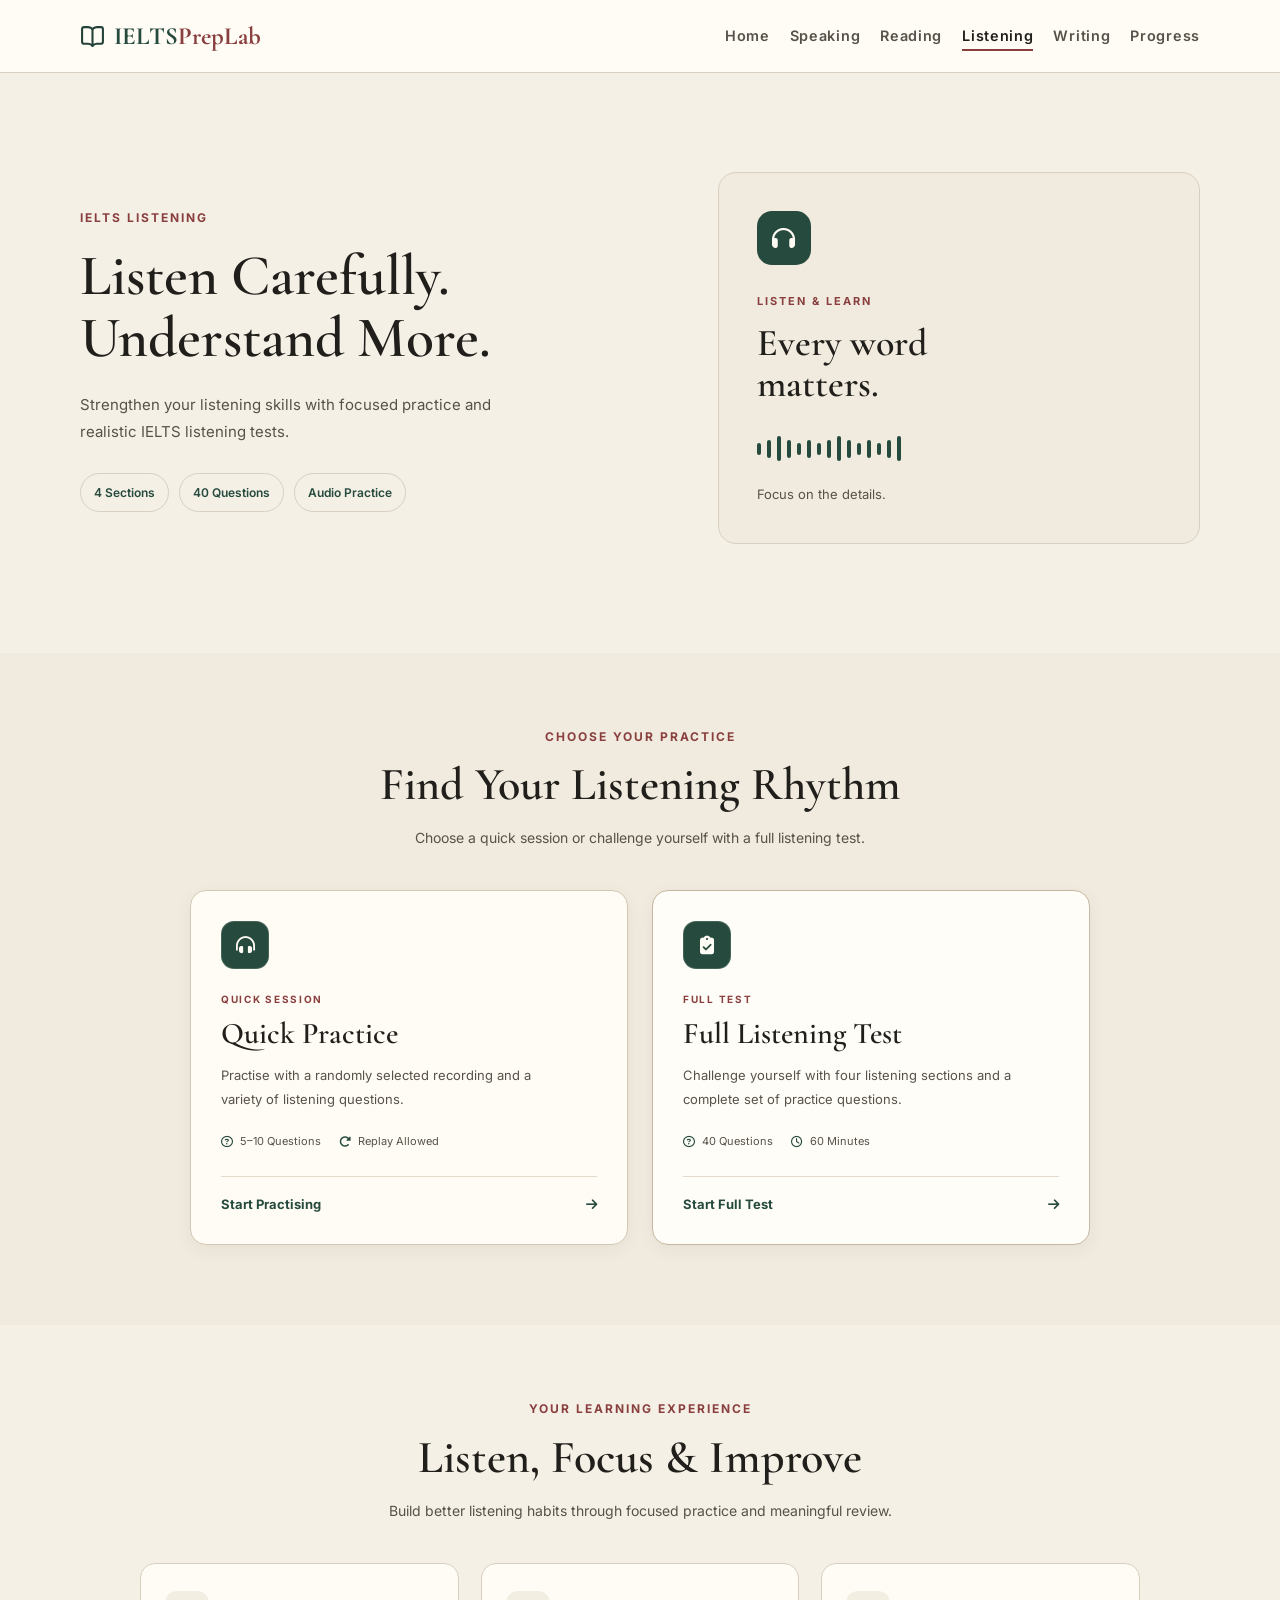
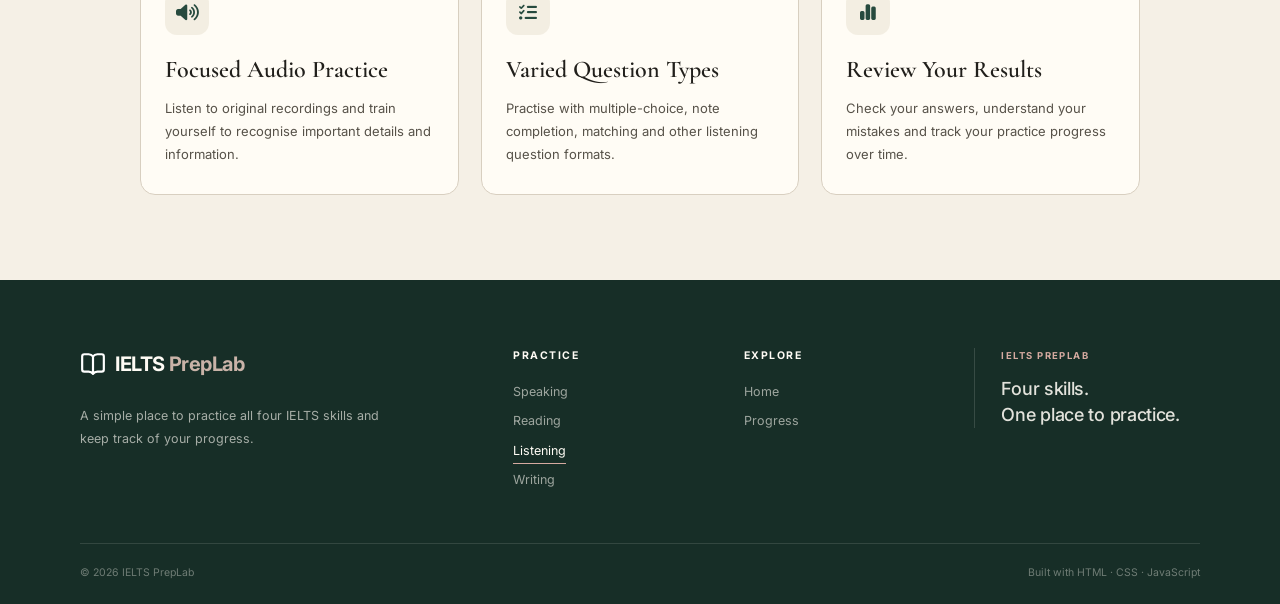
<file: listening.html>
<!DOCTYPE html>
<html lang="en">

<head>
    <meta charset="UTF-8">
    <meta name="viewport" content="width=device-width, initial-scale=1.0">

    <title>Listening | IELTS PrepLab</title>
    <meta name="description"
        content="Improve your IELTS Listening skills with quick practice sessions, audio recordings, and full listening tests.">


    <link rel="preconnect" href="https://fonts.googleapis.com">
    <link rel="preconnect" href="https://fonts.gstatic.com" crossorigin>

    <link rel="stylesheet" href="https://cdnjs.cloudflare.com/ajax/libs/font-awesome/6.5.2/css/all.min.css">

    <link
        href="https://fonts.googleapis.com/css2?family=Cormorant+Garamond:wght@400;500;600;700&family=Inter:wght@400;500;600;700&display=swap"
        rel="stylesheet">

    <link rel="stylesheet" href="css/style.css">
    <link rel="stylesheet" href="css/listening.css">
</head>

<body>
    <header class="site-header">
        <nav class="site-nav">
            <div class="container nav-container">

                <a href="index.html" class="logo">
                    <img src="images/icon/book-open.svg" alt="">
                    <span class="logo-text">
                        <span class="logo-ielts">IELTS</span>
                        <span class="logo-preplab">PrepLab</span>
                    </span>
                </a>

                <ul class="nav-links">
                    <li><a href="index.html">Home</a></li>
                    <li><a href="speaking.html">Speaking</a></li>
                    <li><a href="reading.html">Reading</a></li>
                    <li><a href="listening.html" class="active">Listening</a></li>
                    <li><a href="writing.html">Writing</a></li>
                    <li><a href="progress.html">Progress</a></li>
                </ul>

                <div class="menu-controls">
                    <button class="menu-toggle" aria-label="Open menu">
                        <i class="fa-solid fa-bars"></i>
                    </button>

                    <button class="menu-close" aria-label="Close menu">
                        <i class="fa-solid fa-xmark"></i>
                    </button>
                </div>

            </div>
        </nav>
    </header>

    <aside class="nav-sidebar">

        <div class="sidebar-header">
            <div class="sidebar-title-wrap">
                <span class="sidebar-index">01</span>
                <span class="sidebar-title">Study Menu</span>
            </div>
        </div>

        <nav class="sidebar-nav">
            <a href="index.html">Home</a>
            <a href="speaking.html">Speaking</a>
            <a href="reading.html">Reading</a>
            <a href="listening.html" class="active">Listening</a>
            <a href="writing.html">Writing</a>
            <a href="progress.html">Progress</a>
        </nav>

    </aside>

    <main>
        <section class="listening-home">
            <div class="container">
                <div class="listening-hero">
                    <div class="listening-hero-content">
                        <span class="section-label">IELTS LISTENING</span>
                        <h1>Listen Carefully.<br>Understand More.</h1>

                        <p>
                            Strengthen your listening skills with focused practice
                            and realistic IELTS listening tests.
                        </p>

                        <div class="listening-hero-info">
                            <span>4 Sections</span>
                            <span>40 Questions</span>
                            <span>Audio Practice</span>
                        </div>
                    </div>

                    <div class="listening-hero-visual">
                        <div class="listening-visual-icon">
                            <i class="fa-solid fa-headphones"></i>
                        </div>

                        <span class="listening-visual-label">LISTEN & LEARN</span>

                        <h2>Every word<br>matters.</h2>

                        <div class="listening-wave">
                            <span></span>
                            <span></span>
                            <span></span>
                            <span></span>
                            <span></span>
                            <span></span>
                            <span></span>
                            <span></span>
                            <span></span>
                            <span></span>
                            <span></span>
                            <span></span>
                            <span></span>
                            <span></span>
                            <span></span>
                        </div>

                        <p>Focus on the details.</p>
                    </div>
                </div>
            </div>

        </section>

        <section class="listening-modes">
            <div class="container">
                <div class="listening-section-heading">
                    <span class="section-label">CHOOSE YOUR PRACTICE</span>
                    <h2>Find Your Listening Rhythm</h2>
                    <p>Choose a quick session or challenge yourself with a full listening test.</p>
                </div>

                <div class="listening-mode-grid">
                    <article class="listening-mode-card">
                        <div class="listening-mode-icon">
                            <i class="fa-solid fa-headphones-simple"></i>
                        </div>

                        <span class="listening-mode-tag">QUICK SESSION</span>
                        <h3>Quick Practice</h3>
                        <p>Practise with a randomly selected recording and a variety of listening questions.</p>

                        <div class="listening-mode-details">
                            <span><i class="fa-regular fa-circle-question"></i> 5–10 Questions</span>
                            <span><i class="fa-solid fa-rotate-right"></i> Replay Allowed</span>
                        </div>

                        <a href="listening-session.html?mode=quick" class="listening-mode-link">
                            Start Practising <i class="fa-solid fa-arrow-right"></i>
                        </a>
                    </article>

                    <article class="listening-mode-card listening-mode-card-featured">
                        <div class="listening-mode-icon">
                            <i class="fa-solid fa-clipboard-check"></i>
                        </div>

                        <span class="listening-mode-tag">FULL TEST</span>
                        <h3>Full Listening Test</h3>
                        <p>Challenge yourself with four listening sections and a complete set of practice questions.</p>

                        <div class="listening-mode-details">
                            <span><i class="fa-regular fa-circle-question"></i> 40 Questions</span>
                            <span><i class="fa-regular fa-clock"></i> 60 Minutes</span>
                        </div>

                        <a href="listening-session.html?mode=full" class="listening-mode-link">
                            Start Full Test <i class="fa-solid fa-arrow-right"></i>
                        </a>
                    </article>
                </div>
            </div>
        </section>
        <section class="listening-features">
            <div class="container">
                <div class="listening-section-heading">
                    <span class="section-label">YOUR LEARNING EXPERIENCE</span>
                    <h2>Listen, Focus & Improve</h2>
                    <p>Build better listening habits through focused practice and meaningful review.</p>
                </div>

                <div class="listening-feature-grid">
                    <article class="listening-feature-card">
                        <div class="listening-feature-icon">
                            <i class="fa-solid fa-volume-high"></i>
                        </div>

                        <h3>Focused Audio Practice</h3>
                        <p>Listen to original recordings and train yourself to recognise important details and
                            information.</p>
                    </article>

                    <article class="listening-feature-card">
                        <div class="listening-feature-icon">
                            <i class="fa-solid fa-list-check"></i>
                        </div>

                        <h3>Varied Question Types</h3>
                        <p>Practise with multiple-choice, note completion, matching and other listening question
                            formats.</p>
                    </article>

                    <article class="listening-feature-card">
                        <div class="listening-feature-icon">
                            <i class="fa-solid fa-chart-simple"></i>
                        </div>

                        <h3>Review Your Results</h3>
                        <p>Check your answers, understand your mistakes and track your practice progress over time.</p>
                    </article>
                </div>
            </div>
        </section>


    </main>
    <footer class="site-footer">
        <div class="container">

            <div class="footer-top">

                <div class="footer-brand">
                    <a href="index.html" class="footer-logo">
                        <img src="images/icon/book-open.svg" alt="">
                        <span>
                            <span class="footer-logo-ielts">IELTS</span>
                            <span class="footer-logo-preplab">PrepLab</span>
                        </span>
                    </a>

                    <p>
                        A simple place to practice all four IELTS skills
                        and keep track of your progress.
                    </p>
                </div>

                <div class="footer-column">
                    <span class="footer-heading">Practice</span>

                    <a href="speaking.html">Speaking</a>
                    <a href="reading.html">Reading</a>
                    <a href="listening.html" class="active">Listening</a>
                    <a href="writing.html">Writing</a>
                </div>

                <div class="footer-column">
                    <span class="footer-heading">Explore</span>

                    <a href="index.html">Home</a>
                    <a href="progress.html">Progress</a>
                </div>

                <div class="footer-statement">
                    <span>IELTS PrepLab</span>
                    <strong>Four skills.<br>One place to practice.</strong>
                </div>

            </div>

            <div class="footer-divider"></div>

            <div class="footer-bottom">

                <span>© 2026 IELTS PrepLab</span>

                <span>Built with HTML · CSS · JavaScript</span>

            </div>

        </div>
    </footer>

    <script src="js/listening-data.js"></script>
    <script src="js/script.js"></script>

</body>
</file>
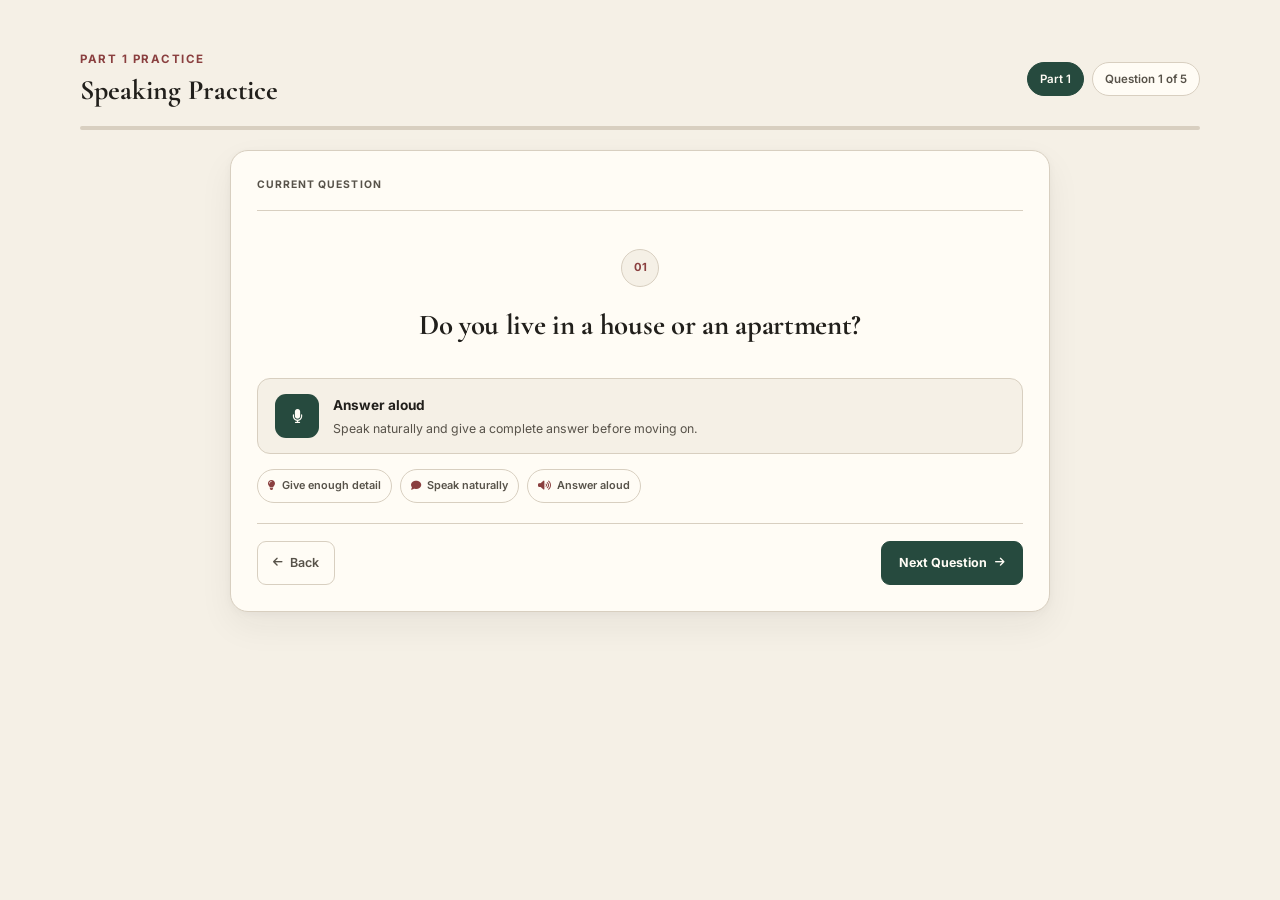
<file: practice.html>
<!DOCTYPE html>
<html lang="en">

<head>
    <meta charset="UTF-8">
    <meta name="viewport" content="width=device-width, initial-scale=1.0">

    <title>IELTS PrepLab | Speaking Practice</title>

    <link rel="stylesheet" href="css/style.css">
    <link rel="stylesheet" href="css/practice.css">

    <link rel="preconnect" href="https://fonts.googleapis.com">
    <link rel="preconnect" href="https://fonts.gstatic.com" crossorigin>
    <link
        href="https://fonts.googleapis.com/css2?family=Cormorant+Garamond:wght@500;600;700&family=Inter:wght@400;500;600;700&display=swap"
        rel="stylesheet">

    <link rel="stylesheet" href="https://cdnjs.cloudflare.com/ajax/libs/font-awesome/6.7.2/css/all.min.css">
</head>

<body>

    <main>

        <section class="practice-session" id="practice-session">
            <div class="container">

                <div class="session-top">
                    <div class="session-heading">
                        <span class="session-eyebrow">Part 1 Practice</span>
                        <h2>Speaking Practice</h2>
                    </div>

                    <div class="session-meta">
                        <span class="session-part">Part 1</span>
                        <span class="session-progress">Question 1 of 5</span>
                    </div>
                </div>

                <div class="session-progress-bar">
                    <span></span>
                </div>

                <div class="question-card">

                    <div class="question-card-top">
                        <span class="question-label">Current Question</span>

                    </div>

                    <div class="question-content">

                        <span class="question-number">01</span>

                        <h3 class="question-text">
                        </h3>

                    </div>

                    <div class="answer-panel">

                        <div class="answer-icon">
                            <i class="fa-solid fa-microphone"></i>
                        </div>

                        <div class="answer-info">
                            <strong>Answer aloud</strong>

                            <p>
                                Speak naturally and give a complete answer before moving on.
                            </p>
                        </div>

                    </div>

                    <div class="practice-tips">

                        <span>
                            <i class="fa-solid fa-lightbulb"></i>
                            Give enough detail
                        </span>

                        <span>
                            <i class="fa-solid fa-comment"></i>
                            Speak naturally
                        </span>

                        <span>
                            <i class="fa-solid fa-volume-high"></i>
                            Answer aloud
                        </span>

                    </div>

                    <div class="question-actions">

                        <button class="practice-back" type="button">
                            <i class="fa-solid fa-arrow-left"></i>
                            Back
                        </button>

                        <button class="next-question" type="button">
                            Next Question
                            <i class="fa-solid fa-arrow-right"></i>
                        </button>

                    </div>

                </div>

                <div class="practice-complete">

                    <span class="complete-eyebrow">Part 1 Complete</span>

                    <h2>Practice session complete</h2>

                    <p>
                        You completed all five questions in this practice session.
                    </p>

                    <div class="complete-stats">
                        <span>5 Questions</span>
                        <span>Part 1</span>
                        <span>Completed</span>
                    </div>

                    <div class="complete-actions">

                        <button class="practice-again" type="button">
                            Practice Again
                            <i class="fa-solid fa-rotate-right"></i>
                        </button>

                        <button class="back-to-preview" type="button">
                            <i class="fa-solid fa-arrow-left"></i>
                            Back to Parts
                        </button>

                    </div>

                </div>

            </div>
        </section>
        <section class="part2-session" id="part2-session">
            <div class="container">

                <div class="part2-header">
                    <div>
                        <span class="part2-eyebrow">Part 2 · Long Turn</span>
                        <h2>Speaking Practice</h2>
                    </div>

                    <span class="part2-status">Preparation</span>
                </div>

                <div class="part2-layout">

                    <div class="cue-card">

                        <div class="cue-card-top">
                            <span class="cue-label">Cue Card</span>
                            <span class="cue-number">01</span>
                        </div>

                        <div class="cue-card-content">

                            <span class="cue-intro">Describe something</span>

                            <h3>
                            </h3>

                            <p>You should say:</p>

                            <div class="cue-prompts">

                                <span>
                                    <i class="fa-solid fa-arrow-right"></i>
                                </span>

                                <span>
                                    <i class="fa-solid fa-arrow-right"></i>
                                </span>

                                <span>
                                    <i class="fa-solid fa-arrow-right"></i>
                                </span>

                                <span>
                                    <i class="fa-solid fa-arrow-right"></i>
                                </span>

                            </div>

                        </div>

                        <div class="cue-note">

                            <i class="fa-regular fa-note-sticky"></i>

                            <div>
                                <strong>Use your preparation time</strong>

                                <p>
                                    Think of ideas and organise what you want to say
                                    before the speaking time begins.
                                </p>
                            </div>

                        </div>

                    </div>

                    <div class="part2-timer-card">

                        <div class="timer-phase">
                            <span>Current Phase</span>
                            <strong class="timer-phase-label">Preparation</strong>
                        </div>

                        <div class="part2-timer">
                            <span class="timer-value">01:00</span>
                        </div>

                        <p class="timer-description">
                            You have one minute to prepare your answer.
                        </p>

                        <div class="timer-progress">
                            <span></span>
                        </div>

                        <div class="timer-tips">

                            <span>
                                <i class="fa-solid fa-lightbulb"></i>
                                Organise your ideas
                            </span>

                            <span>
                                <i class="fa-solid fa-microphone"></i>
                                Speak naturally
                            </span>

                        </div>

                        <button class="part2-start" type="button">
                            Start Preparation
                            <i class="fa-solid fa-arrow-right"></i>
                        </button>

                    </div>

                </div>

                <div class="part2-actions">

                    <button class="part2-back" type="button">
                        <i class="fa-solid fa-arrow-left"></i>
                        Back
                    </button>

                </div>

                <div class="part2-complete">

                    <span class="complete-eyebrow">Part 2 Complete</span>

                    <h2>Long turn complete</h2>

                    <p>
                        You completed your Part 2 speaking practice.
                    </p>

                    <div class="complete-stats">
                        <span>1 Cue Card</span>
                        <span>2 Minutes</span>
                        <span>Completed</span>
                    </div>

                    <div class="complete-actions">

                        <button class="part2-again" type="button">
                            Practice Again
                            <i class="fa-solid fa-rotate-right"></i>
                        </button>

                        <button class="part2-back-parts" type="button">
                            <i class="fa-solid fa-arrow-left"></i>
                            Back to Parts
                        </button>

                    </div>

                </div>

            </div>
        </section>

        <section class="part3-session" id="part3-session">
            <div class="container">

                <div class="part3-header">
                    <div>
                        <span class="part3-eyebrow">Part 3 · Discussion</span>

                        <h2 class="part3-heading">
                            Discussion Practice
                        </h2>
                    </div>

                    <span class="part3-progress"></span>
                </div>

                <div class="part3-paper">

                    <div class="paper-top">
                        <span class="paper-label">Discussion Topic</span>

                        <span class="paper-number"></span>
                    </div>

                    <div class="paper-topic">
                        <span class="topic-category"></span>

                        <h3 class="topic-title"></h3>
                    </div>

                    <div class="paper-divider"></div>

                    <div class="paper-question">

                        <span class="question-label">
                            Question
                        </span>

                        <h3 class="part3-question-text"></h3>

                    </div>

                    <div class="paper-guidance">

                        <div class="guidance-item">
                            <i class="fa-solid fa-microphone"></i>

                            <div>
                                <strong>Answer aloud</strong>
                                <span>Speak naturally and develop your ideas.</span>
                            </div>
                        </div>

                        <div class="guidance-item">
                            <i class="fa-solid fa-lightbulb"></i>

                            <div>
                                <strong>Think critically</strong>
                                <span>Consider different perspectives.</span>
                            </div>
                        </div>

                        <div class="guidance-item">
                            <i class="fa-solid fa-comment"></i>

                            <div>
                                <strong>Give examples</strong>
                                <span>Support your ideas with examples.</span>
                            </div>
                        </div>

                    </div>

                    <div class="part3-actions">

                        <button class="part3-back" type="button">
                            <i class="fa-solid fa-arrow-left"></i>
                            Back
                        </button>

                        <button class="part3-next" type="button">
                            Next Question
                            <i class="fa-solid fa-arrow-right"></i>
                        </button>

                    </div>

                </div>

                <div class="part3-complete">

                    <span class="complete-eyebrow">
                        Part 3 Complete
                    </span>

                    <h2>Discussion complete</h2>

                    <p>
                        You completed all five questions in this Part 3 discussion.
                    </p>

                    <div class="complete-stats">
                        <span>5 Questions</span>
                        <span>Part 3</span>
                        <span>Completed</span>
                    </div>

                    <div class="complete-actions">

                        <button class="part3-again" type="button">
                            Practice Again
                            <i class="fa-solid fa-rotate-right"></i>
                        </button>

                        <button class="part3-back-parts" type="button">
                            <i class="fa-solid fa-arrow-left"></i>
                            Back to Parts
                        </button>

                    </div>

                </div>

            </div>
        </section>

    </main>

    <script src="js/speaking-data.js"></script>
    <script src="js/practice.js"></script>

</body>

</html>
</file>
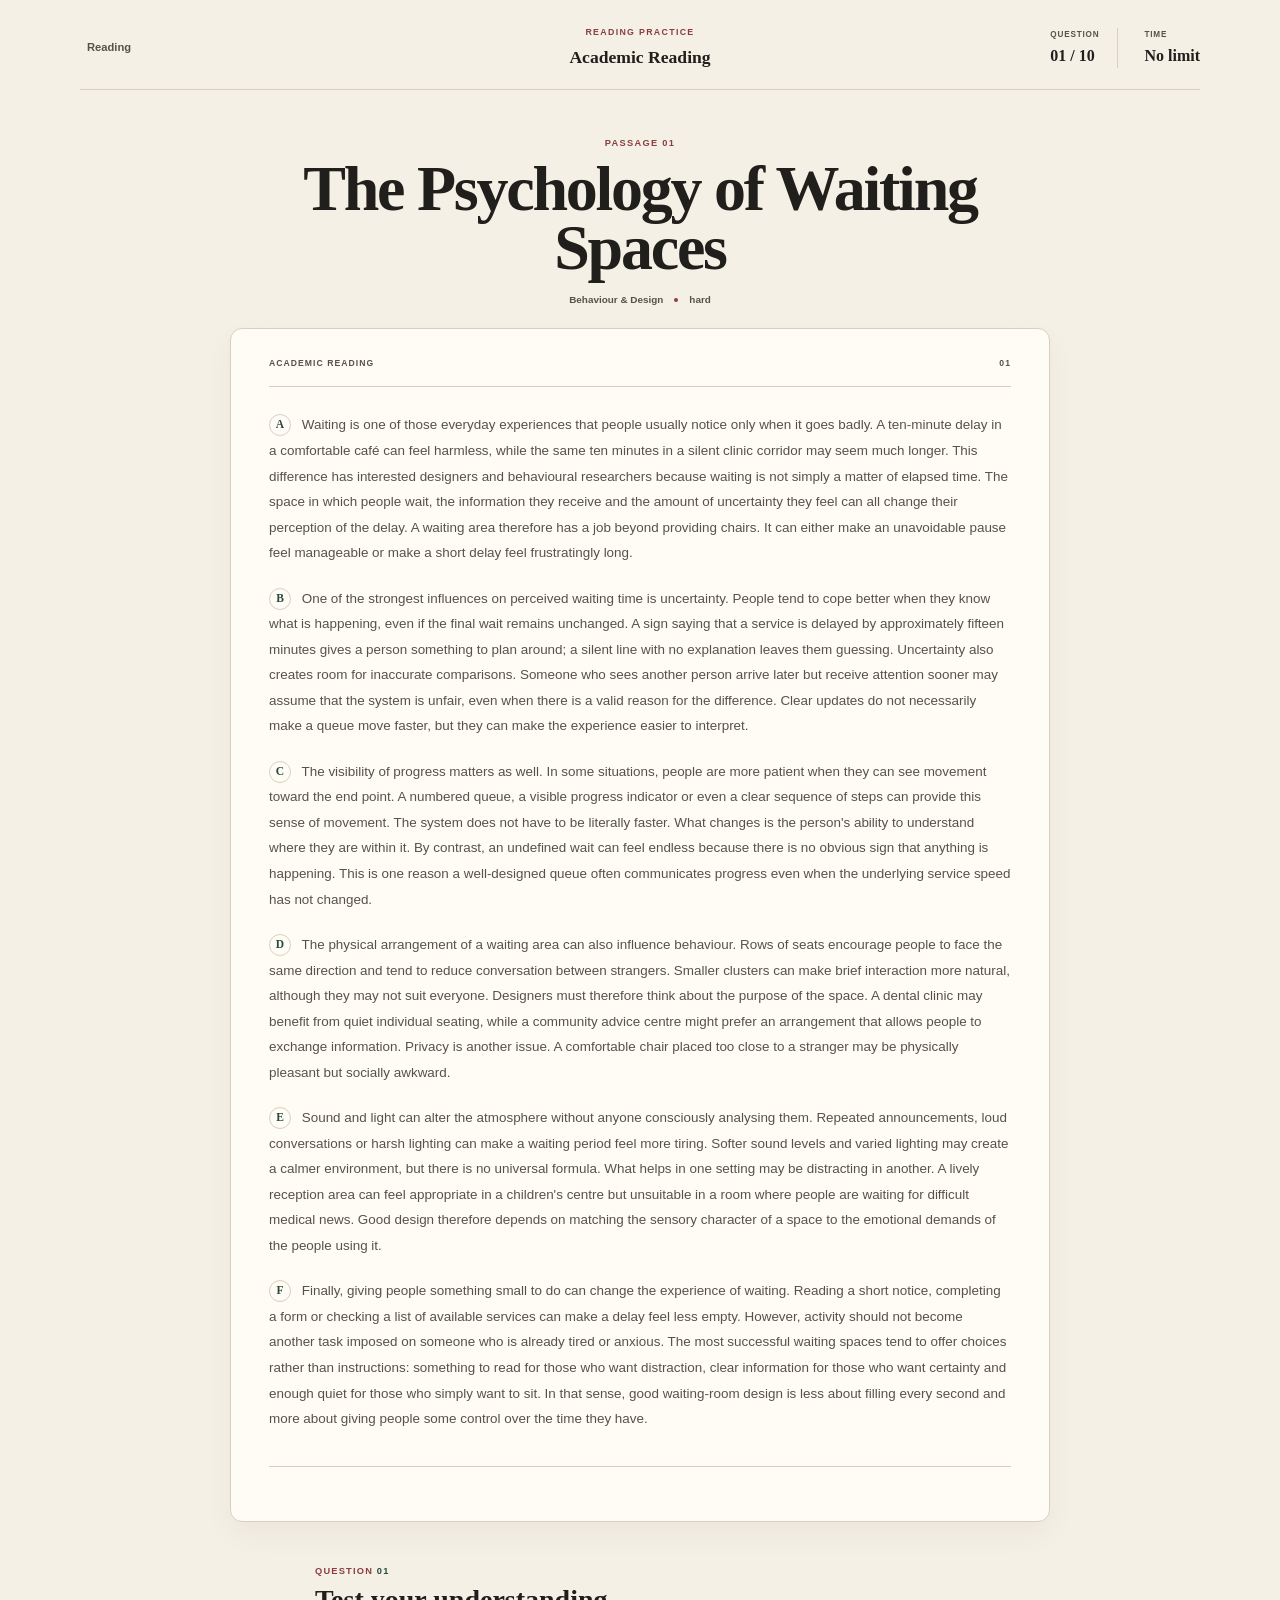
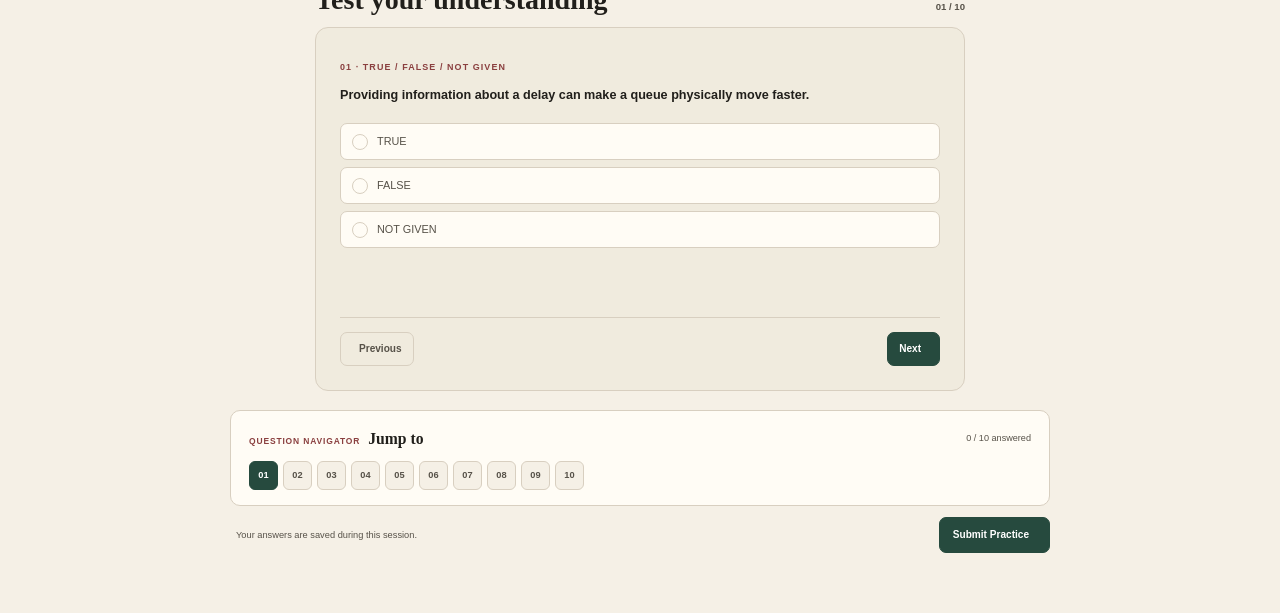
<file: reading-session.html>
<!DOCTYPE html>
<html lang="en">

<head>
    <meta charset="UTF-8">
    <meta name="viewport" content="width=device-width, initial-scale=1.0">

    <title>Reading Session | IELTS PrepLab</title>

    <link rel="stylesheet" href="css/style.css">
    <link rel="stylesheet" href="css/reading-session.css">

    <link rel="preconnect" href="https://fonts.googleapis.com">
    <link rel="preconnect" href="https://fonts.gstatic.com" crossorigin>
    <link
        href="https://fonts.googleapis.com/css2?family=Cormorant+Garamond:wght@500;600;700&family=Inter:wght@400;500;600;700&display=swap">
</head>

<body>

    <main class="reading-session-page">

        <section class="reading-session">

            <div class="container">

                <div class="session-top">

                    <a href="reading.html" class="session-back">
                        <i class="fa-solid fa-arrow-left"></i>
                        Reading
                    </a>

                    <div class="session-info">

                        <span>READING PRACTICE</span>

                        <strong>Academic Reading</strong>

                    </div>

                    <div class="session-tools">

                        <div class="session-progress-info">
                            <span>QUESTION</span>
                            <strong class="session-progress">01 / 13</strong>
                        </div>

                        <div class="session-timer">
                            <i class="fa-regular fa-clock"></i>

                            <div>
                                <span>TIME</span>
                                <strong class="timer">20:00</strong>
                            </div>
                        </div>

                    </div>

                </div>


                <div class="passage-heading">

                    <span class="passage-label">PASSAGE 01</span>

                    <h1 class="passage-title">
                        The Quiet Work of Urban Trees
                    </h1>

                    <div class="passage-meta">

                        <span class="passage-topic">
                            Environment & Cities
                        </span>

                        <span class="meta-divider"></span>

                        <span class="passage-difficulty">
                            Medium
                        </span>

                    </div>

                </div>


                <article class="passage-paper">

                    <div class="paper-top">
                        <span>ACADEMIC READING</span>
                        <span>01</span>
                    </div>

                    <div class="paper-line"></div>

                    <div class="passage-content"></div>

                    <div class="passage-actions">

                        <button class="passage-prev" type="button">
                            <i class="fa-solid fa-arrow-left"></i>
                            Previous Passage
                        </button>

                        <button class="passage-next" type="button">
                            Next Passage
                            <i class="fa-solid fa-arrow-right"></i>
                        </button>

                    </div>

            </div>

            <div class="paper-bottom">
                <span>IELTS PREPLAB</span>
                <span>PASSAGE 01</span>
            </div>

            </article>


            <section class="question-section">

                <div class="question-heading">

                    <div>

                        <span>QUESTION <b class="question-heading-number">01</b></span>

                        <h2>Test your understanding</h2>

                    </div>

                    <span class="question-count">
                        01 / 13
                    </span>

                </div>


                <div class="question-card">

                    <div class="question-content"></div>

                    <div class="question-actions">

                        <button class="question-prev" type="button">
                            <i class="fa-solid fa-arrow-left"></i>
                            Previous
                        </button>

                        <button class="question-next" type="button">
                            Next
                            <i class="fa-solid fa-arrow-right"></i>
                        </button>

                    </div>

                </div>

            </section>


            <section class="question-navigator">

                <div class="navigator-top">

                    <div>
                        <span>QUESTION NAVIGATOR</span>
                        <strong>Jump to</strong>
                    </div>

                    <span class="navigator-status">
                        0 / 13 answered
                    </span>

                </div>

                <div class="question-numbers"></div>

            </section>


            <div class="session-footer">

                <div class="session-footer-note">
                    <i class="fa-solid fa-circle-info"></i>
                    Your answers are saved during this session.
                </div>

                <button class="submit-session" type="button">
                    Submit Practice
                    <i class="fa-solid fa-arrow-right"></i>
                </button>

            </div>

            </div>

        </section>


        <section class="reading-result">

            <div class="container">

                <div class="result-header">

                    <span>SESSION COMPLETE</span>

                    <h1>Reading Practice Results</h1>

                    <p>
                        Review your answers and see how you performed.
                    </p>

                </div>


                <div class="result-summary">

                    <div class="result-score">

                        <span>YOUR SCORE</span>

                        <strong>
                            <span class="result-correct">0</span>
                            <small>/</small>
                            <span class="result-total">13</span>
                        </strong>

                        <p>Correct answers</p>

                    </div>

                    <div class="result-stat">

                        <span>ACCURACY</span>

                        <strong class="result-accuracy">0%</strong>

                        <p>Overall performance</p>

                    </div>

                    <div class="result-stat">

                        <span>TIME USED</span>

                        <strong class="result-time">00:00</strong>

                        <p>Session duration</p>

                    </div>

                </div>


                <div class="result-review">

                    <div class="result-review-header">

                        <span>ANSWER REVIEW</span>

                        <h2>Review your answers</h2>

                    </div>

                    <div class="result-questions"></div>

                </div>


                <div class="result-actions">

                    <button class="result-back" type="button">
                        Back to Reading
                    </button>

                    <button class="practice-again" type="button">
                        Practice Again
                        <i class="fa-solid fa-rotate-right"></i>
                    </button>

                </div>

            </div>

        </section>

    </main>


    <script src="js/reading-data.js"></script>
    <script src="js/reading-session.js"></script>

</body>

</html>
</file>
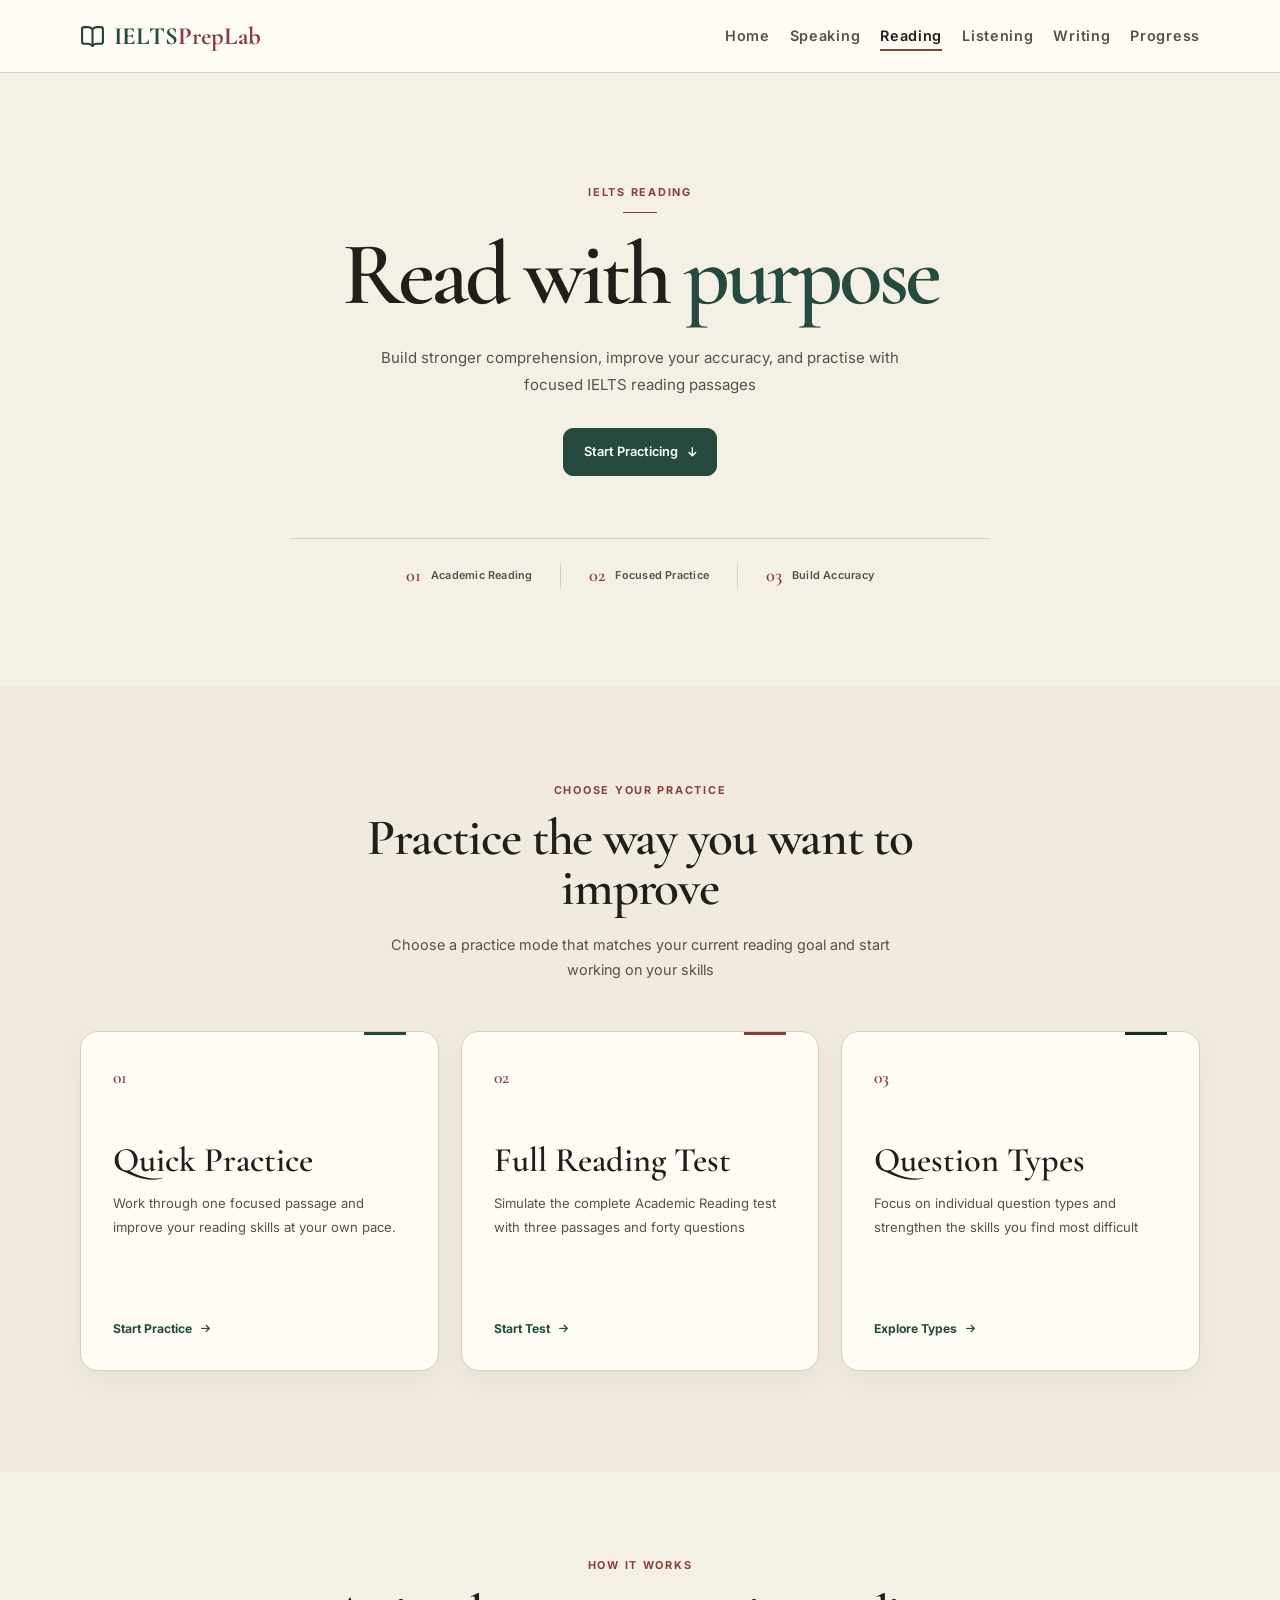
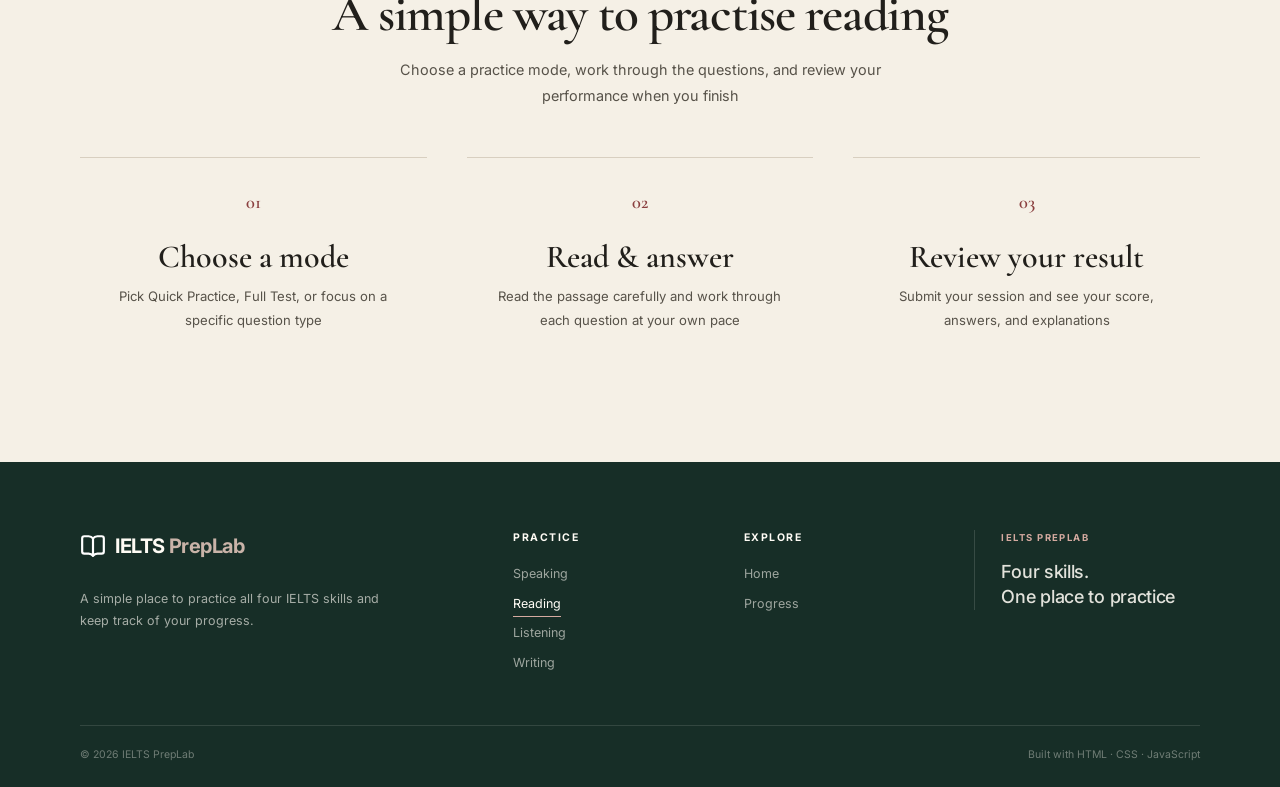
<file: reading.html>
<!DOCTYPE html>
<html lang="en">

<head>
    <meta charset="UTF-8">
    <meta name="viewport" content="width=device-width, initial-scale=1.0">

    <title>Reading | IELTS PrepLab</title>
    <meta name="description"
        content="Improve your IELTS Reading skills with timed practice sessions, varied question types, and full reading tests.">


    <link rel="preconnect" href="https://fonts.googleapis.com">
    <link rel="preconnect" href="https://fonts.gstatic.com" crossorigin>

    <link rel="stylesheet" href="https://cdnjs.cloudflare.com/ajax/libs/font-awesome/6.5.2/css/all.min.css">

    <link
        href="https://fonts.googleapis.com/css2?family=Cormorant+Garamond:wght@400;500;600;700&family=Inter:wght@400;500;600;700&display=swap"
        rel="stylesheet">

    <link rel="stylesheet" href="css/style.css">
    <link rel="stylesheet" href="css/reading.css">
</head>

<body>
    <header class="site-header">
        <nav class="site-nav">
            <div class="container nav-container">

                <a href="index.html" class="logo">
                    <img src="images/icon/book-open.svg" alt="">
                    <span class="logo-text">
                        <span class="logo-ielts">IELTS</span>
                        <span class="logo-preplab">PrepLab</span>
                    </span>
                </a>

                <ul class="nav-links">
                    <li><a href="index.html">Home</a></li>
                    <li><a href="speaking.html">Speaking</a></li>
                    <li><a href="reading.html" class="active">Reading</a></li>
                    <li><a href="listening.html">Listening</a></li>
                    <li><a href="writing.html">Writing</a></li>
                    <li><a href="progress.html">Progress</a></li>
                </ul>

                <div class="menu-controls">
                    <button class="menu-toggle" aria-label="Open menu">
                        <i class="fa-solid fa-bars"></i>
                    </button>

                    <button class="menu-close" aria-label="Close menu">
                        <i class="fa-solid fa-xmark"></i>
                    </button>
                </div>

            </div>
        </nav>
    </header>

    <aside class="nav-sidebar">

        <div class="sidebar-header">
            <div class="sidebar-title-wrap">
                <span class="sidebar-index">01</span>
                <span class="sidebar-title">Study Menu</span>
            </div>
        </div>

        <nav class="sidebar-nav">
            <a href="index.html">Home</a>
            <a href="speaking.html">Speaking</a>
            <a href="reading.html" class="active">Reading</a>
            <a href="listening.html">Listening</a>
            <a href="writing.html">Writing</a>
            <a href="progress.html">Progress</a>
        </nav>

    </aside>
    <main>

        <section class="reading-home">

            <div class="container">

                <div class="reading-hero">

                    <span class="reading-eyebrow">
                        IELTS READING
                    </span>

                    <h1>
                        Read with
                        <span>purpose</span>
                    </h1>

                    <p>
                        Build stronger comprehension, improve your accuracy,
                        and practise with focused IELTS reading passages
                    </p>

                    <a href="#reading-modes" class="reading-start-btn">
                        Start Practicing
                        <i class="fa-solid fa-arrow-down"></i>
                    </a>

                    <div class="reading-hero-strip">

                        <div class="reading-strip-item">
                            <span>01</span>
                            <p>Academic Reading</p>
                        </div>

                        <div class="reading-strip-divider"></div>

                        <div class="reading-strip-item">
                            <span>02</span>
                            <p>Focused Practice</p>
                        </div>

                        <div class="reading-strip-divider"></div>

                        <div class="reading-strip-item">
                            <span>03</span>
                            <p>Build Accuracy</p>
                        </div>

                    </div>

                </div>

            </div>

        </section>
        <section class="reading-modes" id="reading-modes">

            <div class="container">

                <div class="reading-modes-heading">
                    <span>CHOOSE YOUR PRACTICE</span>

                    <h2>Practice the way you want to improve</h2>

                    <p>
                        Choose a practice mode that matches your current
                        reading goal and start working on your skills
                    </p>
                </div>

                <div class="reading-mode-grid">

                    <div class="reading-mode-card">
                        <span class="mode-number">01</span>

                        <h3>Quick Practice</h3>

                        <p>
                            Work through one focused passage and improve
                            your reading skills at your own pace.
                        </p>

                        <button data-mode="quick">
                            Start Practice
                            <i class="fa-solid fa-arrow-right"></i>
                        </button>
                    </div>

                    <div class="reading-mode-card">
                        <span class="mode-number">02</span>

                        <h3>Full Reading Test</h3>

                        <p>
                            Simulate the complete Academic Reading test
                            with three passages and forty questions
                        </p>

                        <button data-mode="full">
                            Start Test
                            <i class="fa-solid fa-arrow-right"></i>
                        </button>
                    </div>

                    <div class="reading-mode-card">
                        <span class="mode-number">03</span>

                        <h3>Question Types</h3>

                        <p>
                            Focus on individual question types and
                            strengthen the skills you find most difficult
                        </p>

                        <button data-mode="types">
                            Explore Types
                            <i class="fa-solid fa-arrow-right"></i>
                        </button>
                    </div>

                </div>

            </div>

        </section>

        <section class="reading-how">
            <div class="container">

                <div class="reading-how-heading">
                    <span>HOW IT WORKS</span>

                    <h2>
                        A simple way to practise reading
                    </h2>

                    <p>
                        Choose a practice mode, work through the questions,
                        and review your performance when you finish
                    </p>
                </div>

                <div class="reading-how-grid">

                    <div class="reading-how-item">
                        <span class="how-number">01</span>

                        <h3>Choose a mode</h3>

                        <p>
                            Pick Quick Practice, Full Test, or focus on
                            a specific question type
                        </p>
                    </div>

                    <div class="reading-how-item">
                        <span class="how-number">02</span>

                        <h3>Read & answer</h3>

                        <p>
                            Read the passage carefully and work through
                            each question at your own pace
                        </p>
                    </div>

                    <div class="reading-how-item">
                        <span class="how-number">03</span>

                        <h3>Review your result</h3>

                        <p>
                            Submit your session and see your score,
                            answers, and explanations
                        </p>
                    </div>

                </div>

            </div>
        </section>

    </main>

    <footer class="site-footer">
        <div class="container">

            <div class="footer-top">

                <div class="footer-brand">
                    <a href="index.html" class="footer-logo">
                        <img src="images/icon/book-open.svg" alt="">
                        <span>
                            <span class="footer-logo-ielts">IELTS</span>
                            <span class="footer-logo-preplab">PrepLab</span>
                        </span>
                    </a>

                    <p>
                        A simple place to practice all four IELTS skills
                        and keep track of your progress.
                    </p>
                </div>

                <div class="footer-column">
                    <span class="footer-heading">Practice</span>

                    <a href="speaking.html">Speaking</a>
                    <a href="reading.html" class="active">Reading</a>
                    <a href="listening.html">Listening</a>
                    <a href="writing.html">Writing</a>
                </div>

                <div class="footer-column">
                    <span class="footer-heading">Explore</span>

                    <a href="index.html">Home</a>
                    <a href="progress.html">Progress</a>
                </div>

                <div class="footer-statement">
                    <span>IELTS PrepLab</span>
                    <strong>Four skills.<br>One place to practice</strong>
                </div>

            </div>

            <div class="footer-divider"></div>

            <div class="footer-bottom">

                <span>© 2026 IELTS PrepLab</span>

                <span>Built with HTML · CSS · JavaScript</span>

            </div>

        </div>
    </footer>

    <script src="js/reading-data.js"></script>
    <script src="js/reading.js"></script>
    <script src="js/script.js"></script>
</body>

</html>
</file>
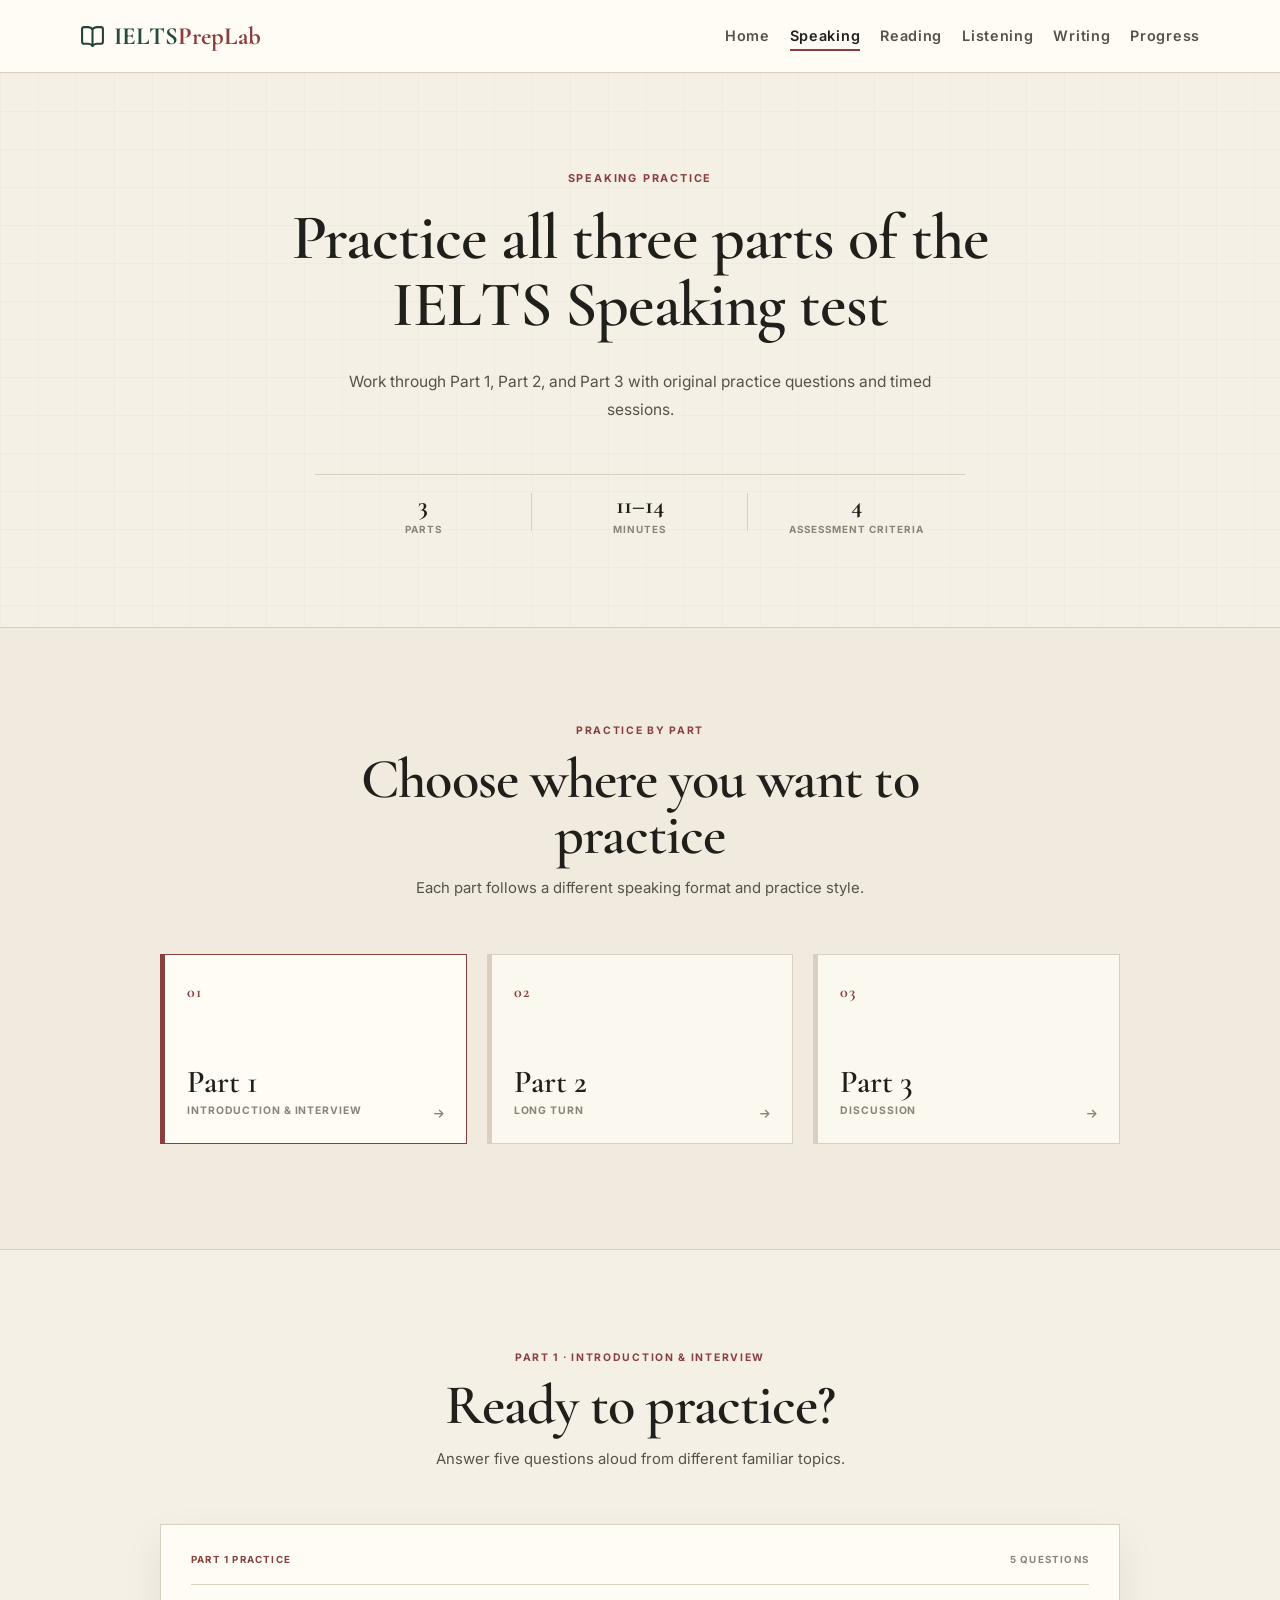
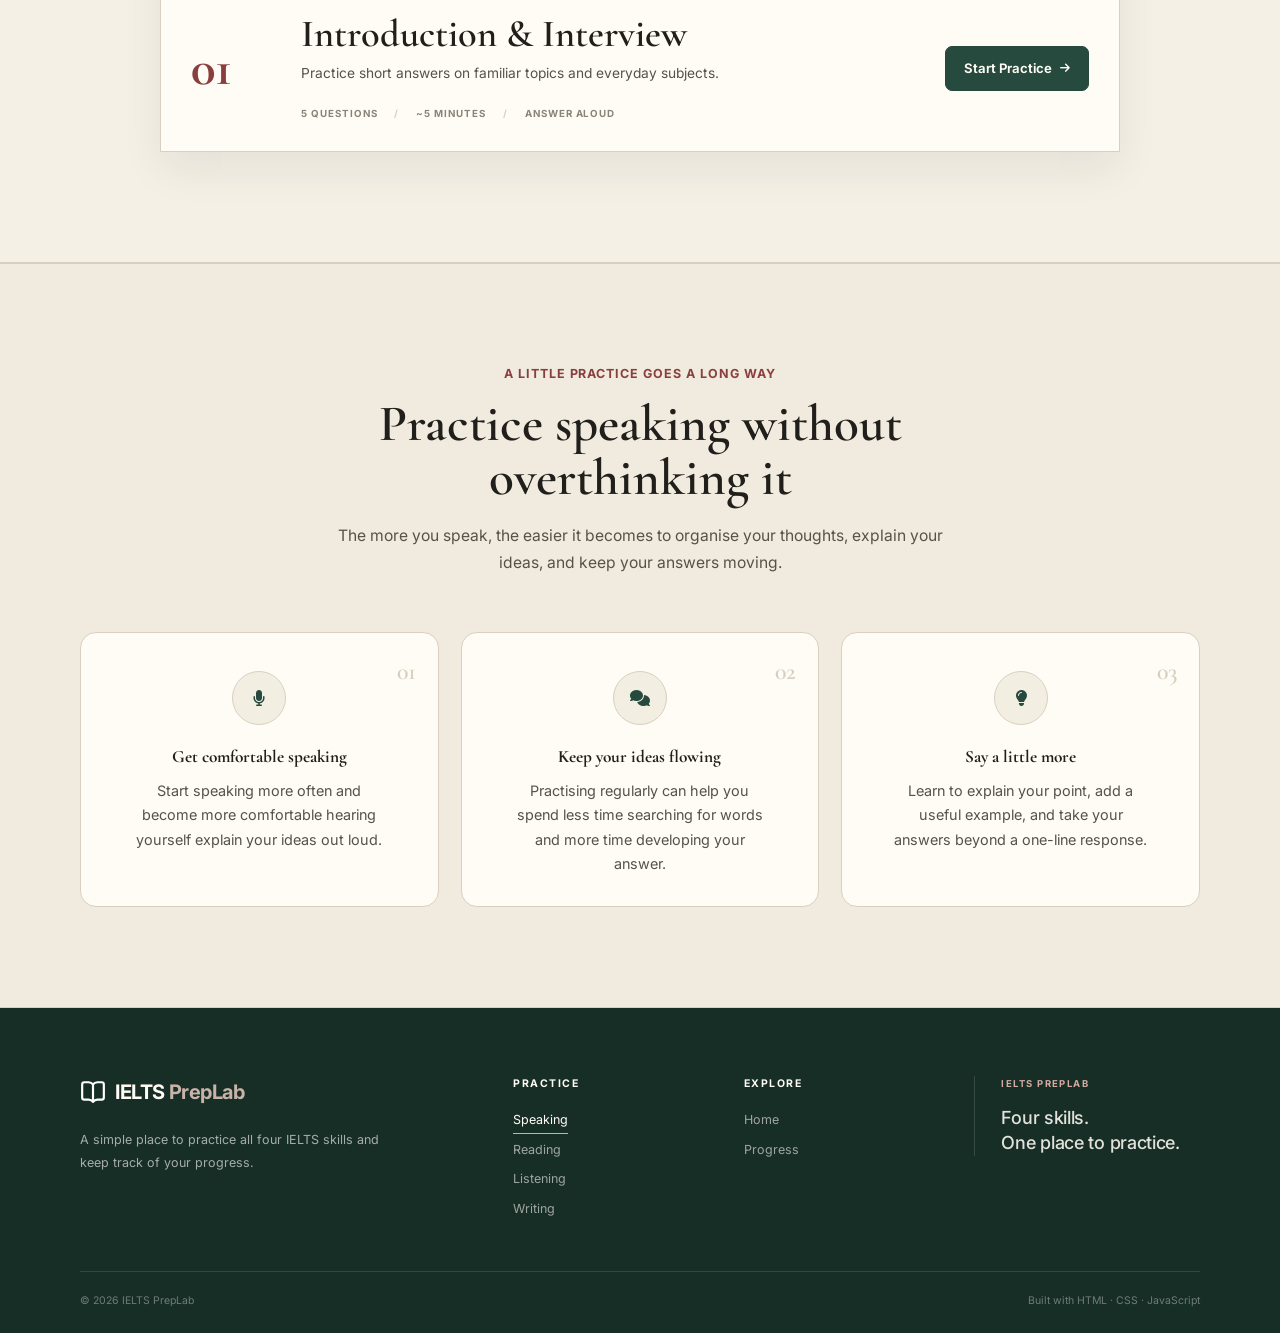
<file: speaking.html>
<head>
    <meta charset="UTF-8">
    <meta name="viewport" content="width=device-width, initial-scale=1.0">

    <title>Speaking Practice | IELTS PrepLab</title>

    <meta name="description"
        content="Practice all three parts of the IELTS Speaking test with questions, timed sessions, and progress tracking.">

    <link rel="preconnect" href="https://fonts.googleapis.com">
    <link rel="preconnect" href="https://fonts.gstatic.com" crossorigin>

    <link rel="stylesheet" href="https://cdnjs.cloudflare.com/ajax/libs/font-awesome/6.5.2/css/all.min.css">

    <link
        href="https://fonts.googleapis.com/css2?family=Cormorant+Garamond:wght@400;500;600;700&family=Inter:wght@400;500;600;700&display=swap"
        rel="stylesheet">

    <link rel="stylesheet" href="css/style.css">
    <link rel="stylesheet" href="css/speaking.css">
</head>

<body>
    <header class="site-header">
        <nav class="site-nav">
            <div class="container nav-container">

                <a href="index.html" class="logo">
                    <img src="images/icon/book-open.svg" alt="">
                    <span class="logo-text">
                        <span class="logo-ielts">IELTS</span>
                        <span class="logo-preplab">PrepLab</span>
                    </span>
                </a>

                <ul class="nav-links">
                    <li><a href="index.html">Home</a></li>
                    <li><a href="speaking.html" class="active">Speaking</a></li>
                    <li><a href="reading.html">Reading</a></li>
                    <li><a href="listening.html">Listening</a></li>
                    <li><a href="writing.html">Writing</a></li>
                    <li><a href="progress.html">Progress</a></li>
                </ul>

                <div class="menu-controls">
                    <button class="menu-toggle" aria-label="Open menu">
                        <i class="fa-solid fa-bars"></i>
                    </button>

                    <button class="menu-close" aria-label="Close menu">
                        <i class="fa-solid fa-xmark"></i>
                    </button>
                </div>

            </div>
        </nav>
    </header>

    <aside class="nav-sidebar">

        <div class="sidebar-header">
            <div class="sidebar-title-wrap">
                <span class="sidebar-index">01</span>
                <span class="sidebar-title">Study Menu</span>
            </div>
        </div>

        <nav class="sidebar-nav">
            <a href="index.html">Home</a>
            <a href="speaking.html" class="active">Speaking</a>
            <a href="reading.html">Reading</a>
            <a href="listening.html">Listening</a>
            <a href="writing.html">Writing</a>
            <a href="progress.html">Progress</a>
        </nav>

    </aside>
    <section class="speaking-hero">
        <div class="container">

            <span class="speaking-eyebrow">SPEAKING PRACTICE</span>

            <h1>Practice all three parts of the IELTS Speaking test</h1>

            <p>
                Work through Part 1, Part 2, and Part 3 with original
                practice questions and timed sessions.
            </p>

            <div class="speaking-meta">

                <div class="speaking-meta-item">
                    <strong>3</strong>
                    <span>Parts</span>
                </div>

                <div class="speaking-meta-item">
                    <strong>11–14</strong>
                    <span>Minutes</span>
                </div>

                <div class="speaking-meta-item">
                    <strong>4</strong>
                    <span>Assessment Criteria</span>
                </div>

            </div>

        </div>
    </section>
    <section class="part-selector" id="part-selector">
        <div class="container">

            <div class="part-selector-header">
                <span class="part-selector-eyebrow">Practice by part</span>

                <h2>Choose where you want to practice</h2>

                <p>
                    Each part follows a different speaking format and practice style.
                </p>
            </div>

            <div class="part-grid">

                <button class="part-card active" data-part="part1">
                    <span class="part-number">01</span>

                    <span class="part-card-content">
                        <strong>Part 1</strong>
                        <small>Introduction & Interview</small>
                    </span>

                    <i class="fa-solid fa-arrow-right"></i>
                </button>

                <button class="part-card" data-part="part2">
                    <span class="part-number">02</span>

                    <span class="part-card-content">
                        <strong>Part 2</strong>
                        <small>Long Turn</small>
                    </span>

                    <i class="fa-solid fa-arrow-right"></i>
                </button>

                <button class="part-card" data-part="part3">
                    <span class="part-number">03</span>

                    <span class="part-card-content">
                        <strong>Part 3</strong>
                        <small>Discussion</small>
                    </span>

                    <i class="fa-solid fa-arrow-right"></i>
                </button>

            </div>

        </div>
    </section>
    <section class="speaking-practice" id="speaking-practice">
        <div class="container">

            <div class="practice-header">
                <span class="practice-eyebrow">Part 1 · Introduction & Interview</span>

                <h2>Ready to practice?</h2>

                <p>
                    Answer five questions aloud from different familiar topics.
                </p>
            </div>

            <div class="practice-card">

                <div class="practice-card-top">
                    <span class="practice-label">Part 1 Practice</span>
                    <span class="practice-status">5 Questions</span>
                </div>

                <div class="practice-card-main">

                    <div class="practice-number">01</div>

                    <div class="practice-info">
                        <h3>Introduction & Interview</h3>

                        <p>
                            Practice short answers on familiar topics and
                            everyday subjects.
                        </p>

                        <div class="practice-details">
                            <span>5 Questions</span>
                            <span>~5 Minutes</span>
                            <span>Answer Aloud</span>
                        </div>
                    </div>

                    <button class="practice-start" type="button">
                        Start Practice
                        <i class="fa-solid fa-arrow-right"></i>
                    </button>

                </div>

            </div>

        </div>
    </section>
    <section class="speaking-benefits">
        <div class="container">
            <div class="benefits-heading">
                <span class="benefits-eyebrow">A little practice goes a long way</span>

                <h2>Practice speaking without overthinking it</h2>

                <p>
                    The more you speak, the easier it becomes to organise your thoughts,
                    explain your ideas, and keep your answers moving.
                </p>
            </div>

            <div class="benefits-grid">

                <article class="benefit-card">
                    <div class="benefit-number">01</div>

                    <div class="benefit-icon">
                        <i class="fa-solid fa-microphone"></i>
                    </div>

                    <div class="benefit-content">
                        <h3>Get comfortable speaking</h3>

                        <p>
                            Start speaking more often and become more comfortable
                            hearing yourself explain your ideas out loud.
                        </p>
                    </div>
                </article>

                <article class="benefit-card">
                    <div class="benefit-number">02</div>

                    <div class="benefit-icon">
                        <i class="fa-solid fa-comments"></i>
                    </div>

                    <div class="benefit-content">
                        <h3>Keep your ideas flowing</h3>

                        <p>
                            Practising regularly can help you spend less time
                            searching for words and more time developing your answer.
                        </p>
                    </div>
                </article>

                <article class="benefit-card">
                    <div class="benefit-number">03</div>

                    <div class="benefit-icon">
                        <i class="fa-solid fa-lightbulb"></i>
                    </div>

                    <div class="benefit-content">
                        <h3>Say a little more</h3>

                        <p>
                            Learn to explain your point, add a useful example,
                            and take your answers beyond a one-line response.
                        </p>
                    </div>
                </article>

            </div>
        </div>
    </section>

    <footer class="site-footer">
        <div class="container">

            <div class="footer-top">

                <div class="footer-brand">
                    <a href="index.html" class="footer-logo">
                        <img src="images/icon/book-open.svg" alt="">
                        <span>
                            <span class="footer-logo-ielts">IELTS</span>
                            <span class="footer-logo-preplab">PrepLab</span>
                        </span>
                    </a>

                    <p>
                        A simple place to practice all four IELTS skills
                        and keep track of your progress.
                    </p>
                </div>

                <div class="footer-column">
                    <span class="footer-heading">Practice</span>

                    <a href="speaking.html" class="active">Speaking</a>
                    <a href="reading.html">Reading</a>
                    <a href="listening.html">Listening</a>
                    <a href="writing.html">Writing</a>
                </div>

                <div class="footer-column">
                    <span class="footer-heading">Explore</span>

                    <a href="index.html">Home</a>
                    <a href="progress.html">Progress</a>
                </div>

                <div class="footer-statement">
                    <span>IELTS PrepLab</span>
                    <strong>Four skills.<br>One place to practice.</strong>
                </div>

            </div>

            <div class="footer-divider"></div>

            <div class="footer-bottom">

                <span>© 2026 IELTS PrepLab</span>

                <span>Built with HTML · CSS · JavaScript</span>

            </div>

        </div>
    </footer>




    <script src="js/speaking-data.js"></script>
    <script src="js/speaking.js"></script>
    <script src="js/script.js"></script>
</body>
</file>
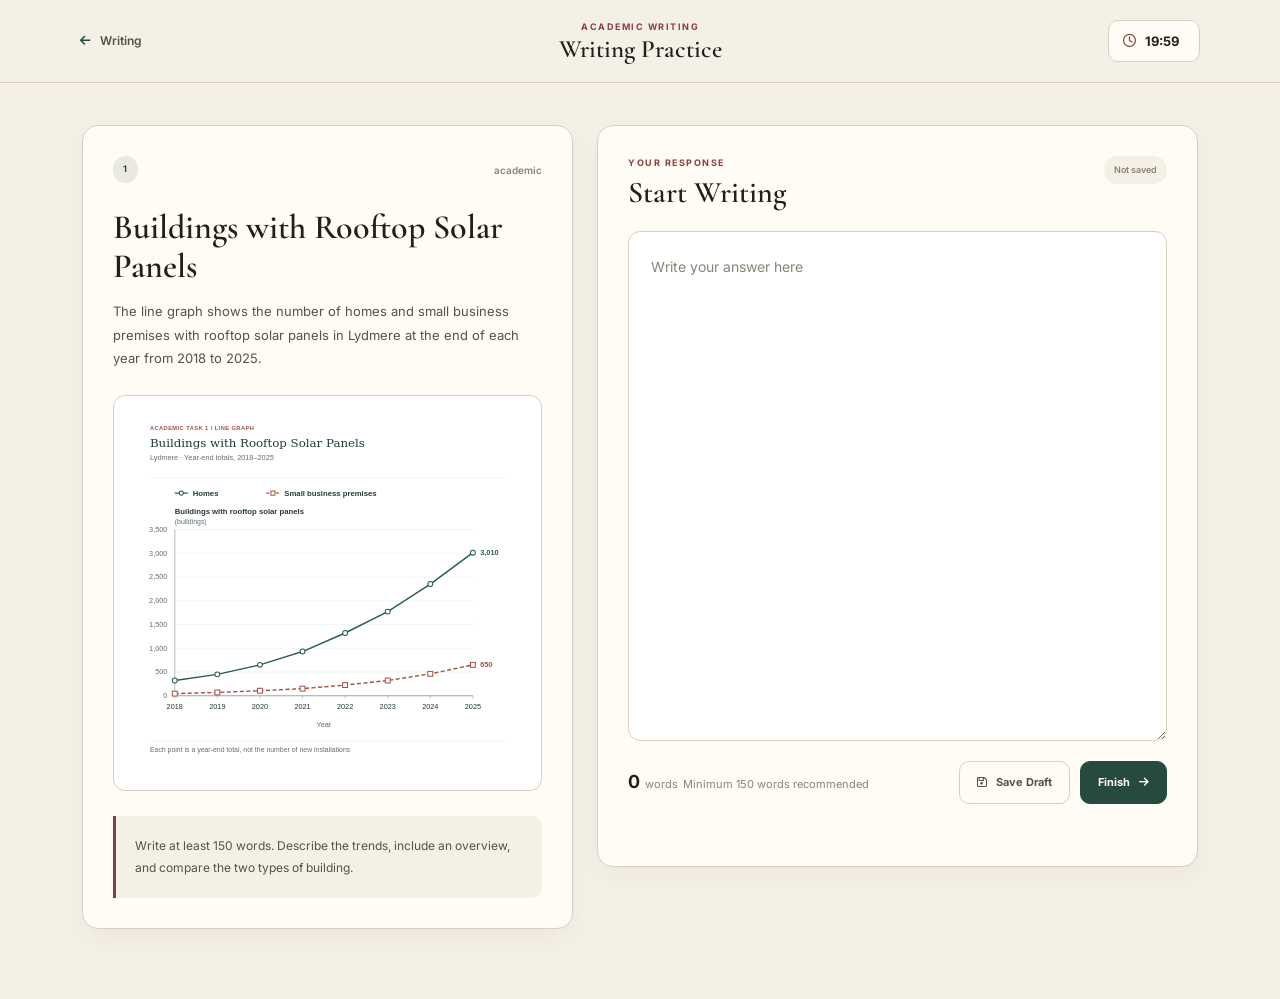
<file: writing-session.html>
<!DOCTYPE html>
<html lang="en">

<head>
    <meta charset="UTF-8">
    <meta name="viewport" content="width=device-width, initial-scale=1.0">

    <title>Writing Session | IELTS PrepLab</title>
    <meta name="description" content="Practice IELTS Academic Writing tasks with IELTS PrepLab">

    <link rel="preconnect" href="https://fonts.googleapis.com">
    <link rel="preconnect" href="https://fonts.gstatic.com" crossorigin>

    <link rel="stylesheet" href="https://cdnjs.cloudflare.com/ajax/libs/font-awesome/6.5.2/css/all.min.css">

    <link
        href="https://fonts.googleapis.com/css2?family=Cormorant+Garamond:wght@400;500;600;700&family=Inter:wght@400;500;600;700&display=swap"
        rel="stylesheet">

    <link rel="stylesheet" href="css/style.css">
    <link rel="stylesheet" href="css/writing-session.css">
</head>

<body>

    <header class="session-header" id="session-header">

        <div class="container session-header-container">

            <a href="writing.html" class="session-back">
                <i class="fa-solid fa-arrow-left"></i>
                Writing
            </a>

            <div class="session-heading">
                <span id="session-task">Academic Writing</span>
                <h1 id="session-title">Writing Practice</h1>
            </div>

            <div class="session-timer" aria-label="Time remaining">
                <i class="fa-regular fa-clock"></i>
                <span id="timer">--:--</span>
                <p id="timer-message" hidden>Time is up!</p>
            </div>

        </div>

    </header>

    <main>

        <section class="writing-session" id="session-workspace">

            <div class="container writing-session-container">

                <section class="question-panel" aria-labelledby="question-title">

                    <div class="question-panel-top">
                        <span id="question-type" class="question-type">Loading Task</span>
                        <span id="question-number" class="question-number">Question</span>
                    </div>

                    <h2 id="question-title">Preparing Your Question</h2>

                    <div id="question-prompt" class="question-prompt"></div>

                    <div id="question-visual" class="question-visual" hidden></div>

                    <p id="question-description" class="question-description">
                        Your writing question will appear here
                    </p>

                </section>

                <section class="writing-panel" aria-labelledby="writing-area-title">

                    <div class="writing-panel-top">

                        <div>
                            <span class="writing-panel-label">YOUR RESPONSE</span>
                            <h2 id="writing-area-title">Start Writing</h2>
                        </div>

                        <span id="draft-status" class="draft-status" aria-live="polite">
                            Not saved
                        </span>

                    </div>

                    <label for="writing-response" class="visually-hidden">
                        Write your response
                    </label>

                    <textarea id="writing-response" placeholder="Write your answer here" spellcheck="true"></textarea>

                    <div class="writing-panel-footer">

                        <div class="word-count">
                            <strong id="word-count">0</strong>
                            <span>words</span>
                            <p id="word-guidance">Minimum 150 words recommended</p>
                        </div>

                        <div class="writing-actions">

                            <button type="button" id="save-draft" class="save-draft-button">
                                <i class="fa-regular fa-floppy-disk"></i>
                                Save Draft
                            </button>

                            <button type="button" id="finish-session" class="finish-session-button">
                                Finish
                                <i class="fa-solid fa-arrow-right"></i>
                            </button>

                        </div>

                    </div>

                    <p id="session-message" class="session-message" aria-live="polite"></p>

                </section>

            </div>

        </section>

        <section class="review-section" id="review-section" hidden>

            <div class="container review-container">

                <div class="review-heading">

                    <div class="review-complete-icon">
                        <i class="fa-solid fa-check"></i>
                    </div>

                    <span class="review-label">PRACTICE COMPLETED</span>

                    <h2>Review Your <em>Response</em></h2>

                    <p>
                        Look back at your writing and complete a short self-review
                    </p>

                </div>

                <div class="review-summary">

                    <div class="review-summary-item">

                        <i class="fa-solid fa-pen-nib"></i>

                        <div>
                            <span>Completed Task</span>
                            <strong id="review-task">Academic Writing</strong>
                        </div>

                    </div>

                    <div class="review-summary-item">

                        <i class="fa-solid fa-align-left"></i>

                        <div>
                            <span>Final Word Count</span>
                            <strong id="review-word-count">0 words</strong>
                        </div>

                    </div>

                    <div class="review-summary-item">

                        <i class="fa-regular fa-clock"></i>

                        <div>
                            <span>Time Used</span>
                            <strong id="review-time">00:00</strong>
                        </div>

                    </div>

                    <div class="review-summary-item">

                        <i class="fa-regular fa-calendar"></i>

                        <div>
                            <span>Completed On</span>
                            <strong id="review-date">Today</strong>
                        </div>

                    </div>

                </div>

                <div class="review-content">

                    <article class="review-response">

                        <span class="review-section-label">YOUR SUBMISSION</span>

                        <h3 id="review-question">Writing Question</h3>

                        <div class="review-word-target">
                            <i class="fa-solid fa-circle-info"></i>
                            <span id="review-word-status">Recommended word count</span>
                        </div>

                        <div id="review-answer" class="review-answer">
                            Your response will appear here
                        </div>

                    </article>

                    <form class="self-review" id="self-review-form">

                        <span class="review-section-label">SELF-REVIEW</span>

                        <h3>Check Your Writing</h3>

                        <p>
                            Select the statements that apply to your response
                        </p>

                        <div class="review-checklist">

                            <label class="review-check">

                                <input type="checkbox" name="answered-prompt">

                                <span class="review-check-box">
                                    <i class="fa-solid fa-check"></i>
                                </span>

                                <span>I answered every part of the question</span>

                            </label>

                            <label class="review-check">

                                <input type="checkbox" name="organisation">

                                <span class="review-check-box">
                                    <i class="fa-solid fa-check"></i>
                                </span>

                                <span>I organised my response into clear paragraphs</span>

                            </label>

                            <label class="review-check">

                                <input type="checkbox" name="vocabulary">

                                <span class="review-check-box">
                                    <i class="fa-solid fa-check"></i>
                                </span>

                                <span>I used suitable and varied vocabulary</span>

                            </label>

                            <label class="review-check">

                                <input type="checkbox" name="grammar">

                                <span class="review-check-box">
                                    <i class="fa-solid fa-check"></i>
                                </span>

                                <span>I checked my grammar and sentence structure</span>

                            </label>

                            <label class="review-check">

                                <input type="checkbox" name="task-requirement">

                                <span class="review-check-box">
                                    <i class="fa-solid fa-check"></i>
                                </span>

                                <span id="task-review-text">
                                    I completed the main requirement of this task
                                </span>

                            </label>

                        </div>

                        <button type="submit" class="save-review-button">
                            Save Self-Review
                            <i class="fa-solid fa-check"></i>
                        </button>

                        <p id="review-saved-message" class="review-saved-message" aria-live="polite"></p>

                        <div class="review-actions">

                            <button type="button" id="practice-another" class="practice-another-button">
                                Practice Another
                            </button>

                            <a href="writing.html" class="back-writing-button">
                                Back to Writing
                            </a>

                        </div>

                        <p class="review-note">
                            This self-review is for personal reflection and is not an official IELTS assessment
                        </p>

                    </form>

                </div>

            </div>

        </section>

    </main>

    <script src="js/writing-data.js"></script>
    <script src="js/writing-session.js"></script>

</body>

</html>
</file>
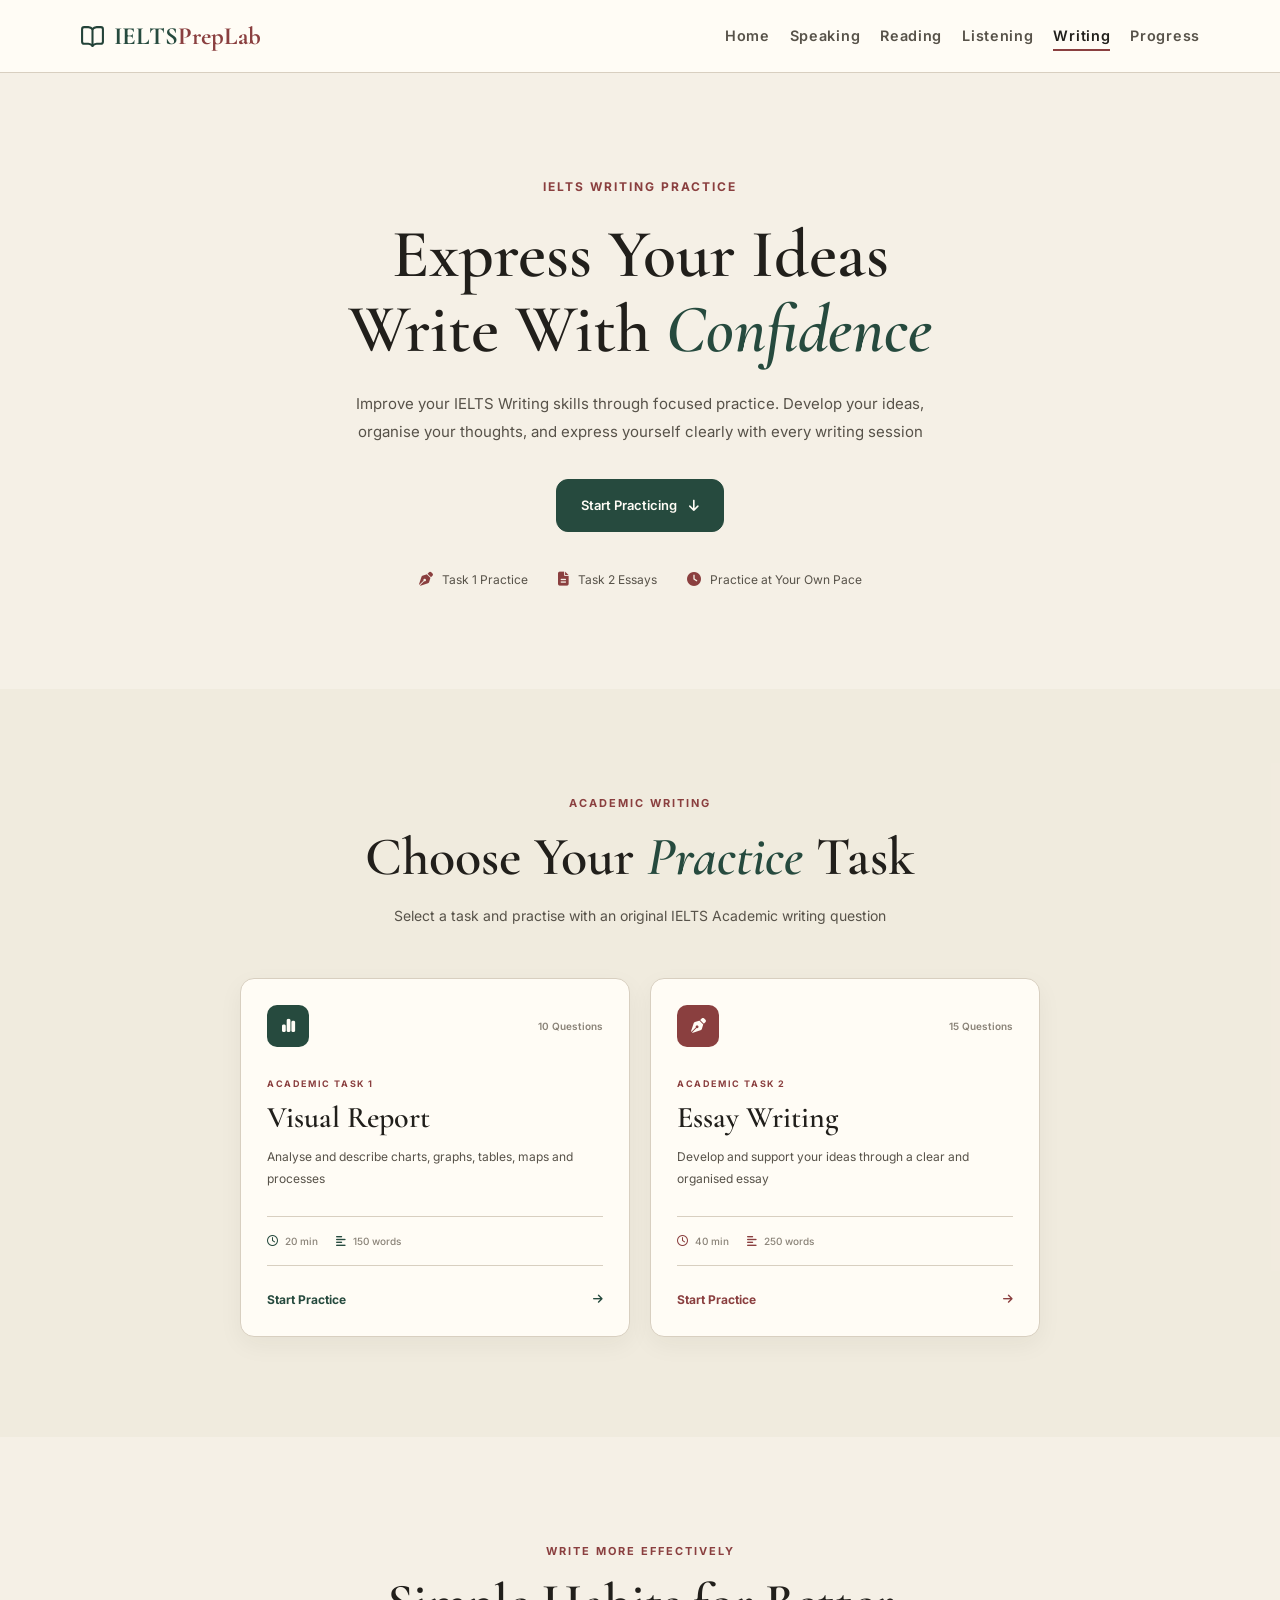
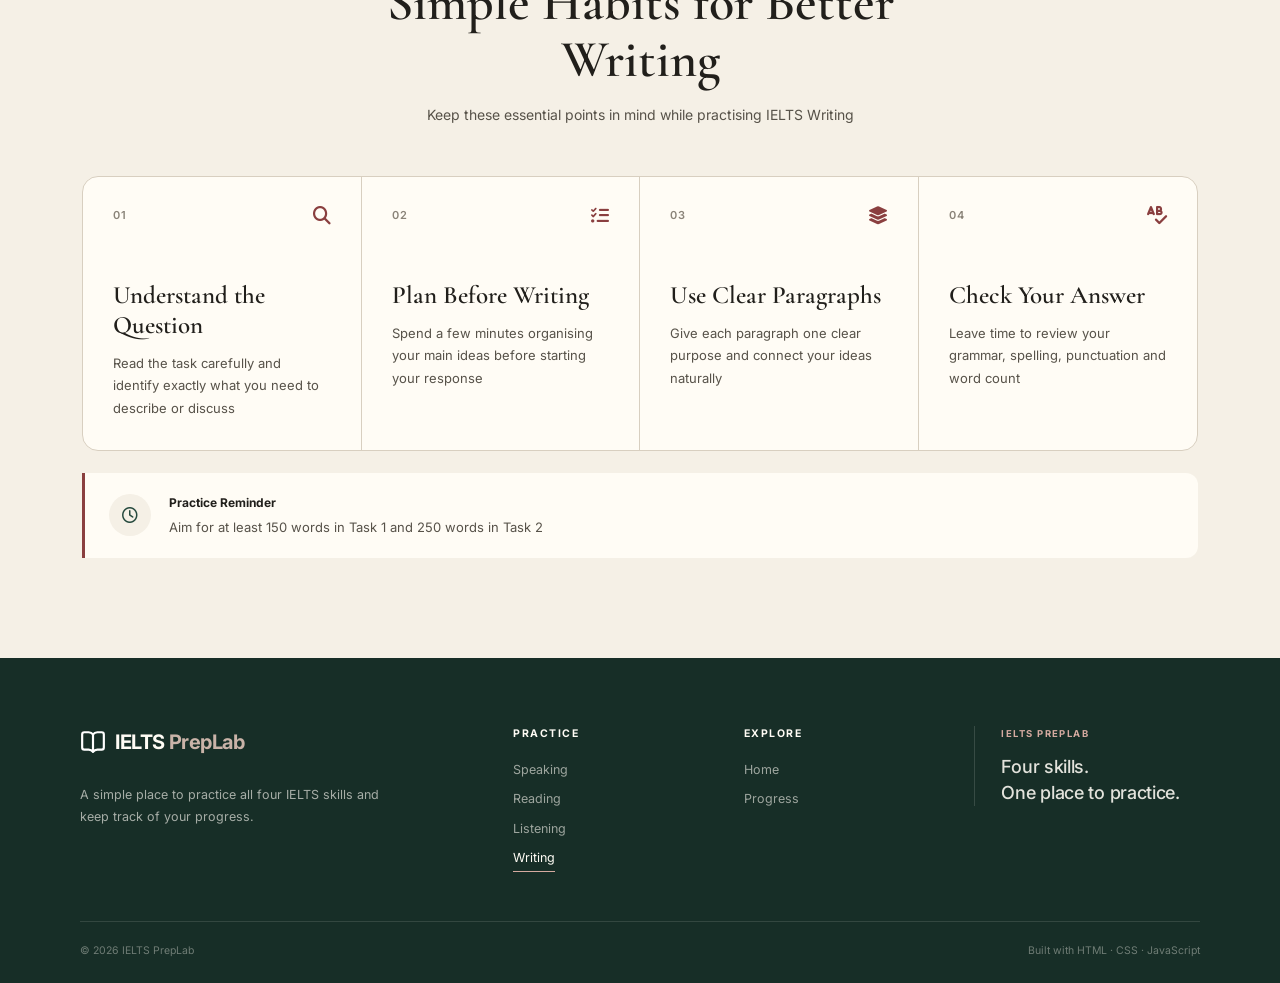
<file: writing.html>
<!DOCTYPE html>

<html lang="en">

<head>
    <meta charset="UTF-8">
    <meta name="viewport" content="width=device-width, initial-scale=1.0">

    <title>Writing | IELTS PrepLab</title>
    <meta name="description" content="Improve your IELTS Writing skills with focused practice.">

    <link rel="preconnect" href="https://fonts.googleapis.com">
    <link rel="preconnect" href="https://fonts.gstatic.com" crossorigin>

    <link rel="stylesheet" href="https://cdnjs.cloudflare.com/ajax/libs/font-awesome/6.5.2/css/all.min.css">

    <link
        href="https://fonts.googleapis.com/css2?family=Cormorant+Garamond:wght@400;500;600;700&family=Inter:wght@400;500;600;700&display=swap"
        rel="stylesheet">

    <link rel="stylesheet" href="css/style.css">
    <link rel="stylesheet" href="css/writing.css">

</head>

<body>
    <header class="site-header">
        <nav class="site-nav">
            <div class="container nav-container">

                <a href="index.html" class="logo">
                    <img src="images/icon/book-open.svg" alt="">
                    <span class="logo-text">
                        <span class="logo-ielts">IELTS</span>
                        <span class="logo-preplab">PrepLab</span>
                    </span>
                </a>

                <ul class="nav-links">
                    <li><a href="index.html">Home</a></li>
                    <li><a href="speaking.html">Speaking</a></li>
                    <li><a href="reading.html">Reading</a></li>
                    <li><a href="listening.html">Listening</a></li>
                    <li><a href="writing.html" class="active">Writing</a></li>
                    <li><a href="progress.html">Progress</a></li>
                </ul>

                <div class="menu-controls">
                    <button class="menu-toggle" aria-label="Open menu">
                        <i class="fa-solid fa-bars"></i>
                    </button>

                    <button class="menu-close" aria-label="Close menu">
                        <i class="fa-solid fa-xmark"></i>
                    </button>
                </div>

            </div>
        </nav>
    </header>

    <aside class="nav-sidebar">

        <div class="sidebar-header">
            <div class="sidebar-title-wrap">
                <span class="sidebar-index">01</span>
                <span class="sidebar-title">Study Menu</span>
            </div>
        </div>

        <nav class="sidebar-nav">
            <a href="index.html">Home</a>
            <a href="speaking.html">Speaking</a>
            <a href="reading.html">Reading</a>
            <a href="listening.html">Listening</a>
            <a href="writing.html" class="active">Writing</a>
            <a href="progress.html">Progress</a>
        </nav>

    </aside>
    <main>

        <section class="writing-hero">

            <div class="container writing-hero-container">

                <span class="writing-hero-label">IELTS WRITING PRACTICE</span>

                <h1>
                    Express Your Ideas<br>
                    Write With <span>Confidence</span>
                </h1>

                <p>
                    Improve your IELTS Writing skills through focused practice.
                    Develop your ideas, organise your thoughts, and express
                    yourself clearly with every writing session
                </p>

                <a href="#writing-tasks" class="writing-hero-button">
                    Start Practicing
                    <i class="fa-solid fa-arrow-down"></i>
                </a>

                <div class="writing-hero-details">

                    <div class="writing-hero-detail">
                        <i class="fa-solid fa-pen-nib"></i>
                        <span>Task 1 Practice</span>
                    </div>

                    <div class="writing-hero-detail">
                        <i class="fa-solid fa-file-lines"></i>
                        <span>Task 2 Essays</span>
                    </div>

                    <div class="writing-hero-detail">
                        <i class="fa-solid fa-clock"></i>
                        <span>Practice at Your Own Pace</span>
                    </div>

                </div>

            </div>

        </section>

        <section class="writing-tasks" id="writing-tasks" aria-labelledby="writing-tasks-title">

            <div class="container writing-tasks-container">

                <div class="writing-tasks-heading">
                    <span class="writing-tasks-label">ACADEMIC WRITING</span>

                    <h2 id="writing-tasks-title">
                        Choose Your <em>Practice</em> Task
                    </h2>

                    <p>
                        Select a task and practise with an original IELTS Academic
                        writing question
                    </p>
                </div>

                <div class="writing-task-grid">

                    <article class="writing-task-card">

                        <div class="writing-card-top">

                            <div class="writing-task-icon">
                                <i class="fa-solid fa-chart-simple"></i>
                            </div>

                            <span class="writing-task-count">10 Questions</span>

                        </div>

                        <span class="writing-task-label">ACADEMIC TASK 1</span>

                        <h3>Visual Report</h3>

                        <p>
                            Analyse and describe charts, graphs, tables, maps and processes
                        </p>

                        <div class="writing-task-meta">

                            <span>
                                <i class="fa-regular fa-clock"></i>
                                20 min
                            </span>

                            <span>
                                <i class="fa-solid fa-align-left"></i>
                                150 words
                            </span>

                        </div>

                        <a href="writing-session.html?task=task1-academic" class="writing-task-link">
                            Start Practice
                            <i class="fa-solid fa-arrow-right"></i>
                        </a>

                    </article>

                    <article class="writing-task-card writing-task-card-accent">

                        <div class="writing-card-top">

                            <div class="writing-task-icon">
                                <i class="fa-solid fa-pen-nib"></i>
                            </div>

                            <span class="writing-task-count">15 Questions</span>

                        </div>

                        <span class="writing-task-label">ACADEMIC TASK 2</span>

                        <h3>Essay Writing</h3>

                        <p>
                            Develop and support your ideas through a clear and organised essay
                        </p>

                        <div class="writing-task-meta">

                            <span>
                                <i class="fa-regular fa-clock"></i>
                                40 min
                            </span>

                            <span>
                                <i class="fa-solid fa-align-left"></i>
                                250 words
                            </span>

                        </div>

                        <a href="writing-session.html?task=task2-essay" class="writing-task-link">
                            Start Practice
                            <i class="fa-solid fa-arrow-right"></i>
                        </a>

                    </article>

                </div>

        </section>
        <section class="writing-tips">

            <div class="container">

                <div class="writing-tips-heading">
                    <span>WRITE MORE EFFECTIVELY</span>
                    <h2>Simple Habits for Better Writing</h2>
                    <p>
                        Keep these essential points in mind while practising IELTS Writing
                    </p>
                </div>

                <div class="writing-tips-grid">

                    <article class="writing-tip-card">
                        <div class="writing-tip-top">
                            <span class="writing-tip-number">01</span>
                            <i class="fa-solid fa-magnifying-glass"></i>
                        </div>

                        <h3>Understand the Question</h3>

                        <p>
                            Read the task carefully and identify exactly what you need to describe or discuss
                        </p>
                    </article>

                    <article class="writing-tip-card">
                        <div class="writing-tip-top">
                            <span class="writing-tip-number">02</span>
                            <i class="fa-solid fa-list-check"></i>
                        </div>

                        <h3>Plan Before Writing</h3>

                        <p>
                            Spend a few minutes organising your main ideas before starting your response
                        </p>
                    </article>

                    <article class="writing-tip-card">
                        <div class="writing-tip-top">
                            <span class="writing-tip-number">03</span>
                            <i class="fa-solid fa-layer-group"></i>
                        </div>

                        <h3>Use Clear Paragraphs</h3>

                        <p>
                            Give each paragraph one clear purpose and connect your ideas naturally
                        </p>
                    </article>

                    <article class="writing-tip-card">
                        <div class="writing-tip-top">
                            <span class="writing-tip-number">04</span>
                            <i class="fa-solid fa-spell-check"></i>
                        </div>

                        <h3>Check Your Answer</h3>

                        <p>
                            Leave time to review your grammar, spelling, punctuation and word count
                        </p>
                    </article>

                </div>

                <div class="writing-tips-note">
                    <div class="writing-tips-note-icon">
                        <i class="fa-regular fa-clock"></i>
                    </div>

                    <div>
                        <span>Practice Reminder</span>
                        <p>
                            Aim for at least 150 words in Task 1 and 250 words in Task 2
                        </p>
                    </div>
                </div>

            </div>

        </section>

    </main>

    <footer class="site-footer">
        <div class="container">

            <div class="footer-top">

                <div class="footer-brand">
                    <a href="index.html" class="footer-logo">
                        <img src="images/icon/book-open.svg" alt="">
                        <span>
                            <span class="footer-logo-ielts">IELTS</span>
                            <span class="footer-logo-preplab">PrepLab</span>
                        </span>
                    </a>

                    <p>
                        A simple place to practice all four IELTS skills
                        and keep track of your progress.
                    </p>
                </div>

                <div class="footer-column">
                    <span class="footer-heading">Practice</span>

                    <a href="speaking.html">Speaking</a>
                    <a href="reading.html">Reading</a>
                    <a href="listening.html">Listening</a>
                    <a href="writing.html" class="active">Writing</a>
                </div>

                <div class="footer-column">
                    <span class="footer-heading">Explore</span>

                    <a href="index.html">Home</a>
                    <a href="progress.html">Progress</a>
                </div>

                <div class="footer-statement">
                    <span>IELTS PrepLab</span>
                    <strong>Four skills.<br>One place to practice.</strong>
                </div>

            </div>

            <div class="footer-divider"></div>

            <div class="footer-bottom">

                <span>© 2026 IELTS PrepLab</span>

                <span>Built with HTML · CSS · JavaScript</span>

            </div>

        </div>
    </footer>

    <script src="js/script.js"></script>

</body>

</html>
</file>
<file: css/style.css>
:root {
    --background: #F5F0E6;
    --background-secondary: #efe9dcb9;
    --surface: #FFFCF5;
    --primary: #264a3e;
    --primary-dark: #172E27;
    --accent: #8A3F3F;
    --heading: #211F1B;
    --text: #575249;
    --text-light: #8A8378;
    --border: #D8CFC0;
    --radius: 16px;
    --transition: 0.3s ease;
}

* {
    margin: 0;
    padding: 0;
    box-sizing: border-box;
}

html {
    scroll-behavior: smooth;
}

body {
    font-family: "Inter", sans-serif;
    background: var(--background);
    color: var(--text);
    line-height: 1.6;
}

h1,
h2,
h3,
h4,
h5,
h6 {
    font-family: "Cormorant Garamond", serif;
    color: var(--heading);
    line-height: 1.2;
}

a {
    text-decoration: none;
    color: inherit;
}

button,
input,
textarea,
select {
    font: inherit;
}

img {
    max-width: 100%;
    display: block;
}

.container {
    width: 90%;
    max-width: 1120px;
    margin: 0 auto;
}

.site-header {
    position: sticky;
    top: 0;
    z-index: 1000;
}

.site-nav {
    background: var(--surface);
    border-bottom: 1px solid var(--border);
}

.nav-container {
    min-height: 72px;
    display: flex;
    align-items: center;
    justify-content: space-between;
    gap: 22px;
}

.logo {
    display: inline-flex;
    align-items: center;
    gap: 9px;
    flex-shrink: 0;
}

.logo img {
    width: 25px;
}

.logo-text {
    display: flex;
    align-items: baseline;
    font-family: "Cormorant Garamond", serif;
    font-size: 1.55rem;
    font-weight: 700;
    line-height: 1;
}

.logo-ielts {
    color: var(--primary);
}

.logo-preplab {
    color: var(--accent);
}

.nav-links {
    display: flex;
    align-items: center;
    gap: 20px;
    list-style: none;
}

.nav-links a {
    position: relative;
    font-size: 0.9rem;
    color: var(--text);
    font-weight: 600;
    letter-spacing: 0.7px;
    transition: var(--transition);
}

.nav-links a::after {
    content: "";
    position: absolute;
    left: 0;
    bottom: -7px;
    width: 0;
    height: 2px;
    background: var(--accent);
    transition: var(--transition);
}
.sidebar-nav a.active:not(.sidebar-button) {
    color: black;
    font-weight: 700;
    border-left: 3px solid var(--accent);
    padding-left: 12px;
}

.nav-links a.active {
    color: var(--heading);
}

.nav-links a.active::after {
    width: 100%;
}

.nav-cta,
.sidebar-cta {
    display: inline-flex;
    align-items: center;
    justify-content: center;
    gap: 8px;
    background: var(--primary);
    color: var(--surface);
    padding: 10px 17px;
    border-radius: 8px;
    font-size: 0.87rem;
    font-weight: 600;
}

.nav-cta i,
.sidebar-cta i {
    font-size: 0.77rem;
    transition: var(--transition);
}

.menu-controls {
    display: none;
    align-items: center;
    justify-content: center;
}

.menu-toggle,
.menu-close {
    border: 0;
    background: transparent;
    font-size: 1.35rem;
    color: var(--heading);
    cursor: pointer;
}

.menu-toggle {
    display: block;
}

.menu-close {
    display: none;
}

.menu-toggle.hide {
    display: none;
}

.menu-close.active {
    display: block;
}

.nav-sidebar {
    position: fixed;
    top: 72px;
    right: -100%;
    width: min(320px, 88%);
    height: calc(100vh - 72px);
    background: var(--surface);
    border-left: 1px solid var(--border);
    padding: 26px;
    z-index: 1100;
    display: flex;
    flex-direction: column;
    transition: right var(--transition);
    box-shadow: -12px 10px 30px rgba(33, 31, 27, 0.1);
}

.nav-sidebar.active {
    right: 0;
}

.sidebar-header {
    padding-bottom: 22px;
    border-bottom: 1px solid var(--border);
}

.sidebar-title-wrap {
    display: flex;
    align-items: center;
    gap: 10px;
}

.sidebar-index {
    font-family: "Cormorant Garamond", serif;
    font-size: 0.82rem;
    font-weight: 700;
    color: var(--accent);
    letter-spacing: 1px;
}

.sidebar-title {
    position: relative;
    font-family: "Cormorant Garamond", serif;
    font-size: 1.1rem;
    font-weight: 700;
    color: var(--heading);
    letter-spacing: 1.3px;
    text-transform: uppercase;
}

.sidebar-title::after {
    content: "";
    position: absolute;
    left: 0;
    bottom: -6px;
    width: 30px;
    height: 2px;
    background: var(--accent);
}

.sidebar-nav {
    display: flex;
    flex-direction: column;
    margin-top: 20px;
}

.sidebar-nav a {
    padding: 14px 4px;
    border-bottom: 1px solid var(--border);
    color: var(--text);
    font-family: "Cormorant Garamond", serif;
    font-size: 1.2rem;
    font-weight: 600;
    transition: var(--transition);
}

.sidebar-nav a.active {
    color: var(--accent);
}

.sidebar-cta {
    margin-top: auto;
    width: 100%;
}

@media (hover: hover) and (pointer: fine) {
    .nav-links a:hover {
        color: var(--heading);
    }

    .nav-links a:hover::after {
        width: 100%;
    }

    .nav-cta:hover,
    .sidebar-cta:hover {
        background: var(--primary-dark);
    }

    .nav-cta:hover i,
    .sidebar-cta:hover i {
        transform: translateX(3px);
    }

    .sidebar-nav a:hover {
        color: var(--accent);
        padding-left: 8px;
    }

    .menu-toggle:hover,
    .menu-close:hover {
        color: var(--accent);
    }
}

@media (max-width: 1024px) {
    .nav-links,
    .nav-cta {
        display: none;
    }

    .menu-controls {
        display: flex;
    }
}

@media (max-width: 480px) {
    .nav-container {
        min-height: 70px;
    }

    .logo-text {
        font-size: 1.45rem;
    }

    .logo > i {
        font-size: 1.35rem;
    }

    .nav-sidebar {
        width: 100%;
        top: 70px;
        height: calc(100vh - 70px);
        padding: 24px 20px;
    }

    .sidebar-cta {
        margin-top: 50px;
    }
}

.hero {
    position: relative;
    overflow: hidden;
    padding: 56px 0 90px;
    background:
        linear-gradient(rgba(35, 66, 56, 0.025) 1px, transparent 1px),
        linear-gradient(90deg, rgba(35, 66, 56, 0.018) 1px, transparent 1px),
        var(--background);
    background-size: 38px 38px;
}

.hero-container {
    position: relative;
    z-index: 1;
}

.hero-layout {
    display: grid;
    grid-template-columns: 1.05fr 0.95fr;
    align-items: center;
    gap: 68px;
}

.hero-content {
    max-width: 600px;
}

.hero-label {
    display: inline-flex;
    align-items: center;
    gap: 8px;
    margin-bottom: 20px;
    padding-bottom: 7px;
    border-bottom: 1px solid var(--accent);
    color: var(--accent);
    font-size: 0.7rem;
    font-weight: 700;
    letter-spacing: 1.5px;
    text-transform: uppercase;
}

.hero-label img {
    width: 21px;
}

.hero-title {
    max-width: 630px;
    margin-bottom: 22px;
    font-family: "Cormorant Garamond", serif;
    font-size: clamp(3.35rem, 5vw, 4.7rem);
    font-weight: 600;
    line-height: 1;
    letter-spacing: -1.15px;
    color: var(--heading);
}

.hero-description {
    max-width: 545px;
    margin-bottom: 27px;
    color: var(--text);
    font-size: 0.96rem;
    line-height: 1.95;
}

.hero-actions {
    display: flex;
    align-items: center;
    gap: 12px;
    margin-bottom: 34px;
}

.hero-primary-btn,
.hero-secondary-btn {
    min-height: 46px;
    padding: 0 19px;
    display: inline-flex;
    align-items: center;
    justify-content: center;
    gap: 8px;
    border-radius: 7px;
    font-size: 0.87rem;
    font-weight: 600;
    transition: var(--transition);
}

.hero-primary-btn {
    background: var(--primary);
    border: 1px solid var(--primary);
    color: var(--surface);
}

.hero-primary-btn i {
    font-size: 0.76rem;
    transition: var(--transition);
}

.hero-secondary-btn {
    background: rgba(255, 252, 245, 0.65);
    border: 1px solid var(--border);
    color: var(--heading);
}

.hero-meta {
    display: grid;
    grid-template-columns: repeat(3, 1fr);
    border-top: 1px solid var(--border);
}

.meta-item {
    position: relative;
    padding-top: 15px;
}

.meta-item:not(:last-child)::after {
    content: "";
    position: absolute;
    top: 17px;
    right: 14px;
    width: 1px;
    height: 30px;
    background: var(--border);
}

.meta-value {
    display: block;
    margin-bottom: 2px;
    font-family: "Cormorant Garamond", serif;
    color: var(--heading);
    font-size: 1.08rem;
    font-weight: 700;
}

.meta-label {
    display: block;
    color: var(--text);
    font-size: 0.64rem;
    font-weight: 600;
    letter-spacing: 0.65px;
    text-transform: uppercase;
}

.hero-visual {
    position: relative;
    display: flex;
    align-items: center;
    justify-content: center;
    min-width: 0;
    padding: 22px;
}

.practice-sheet-wrapper {
    position: relative;
    width: min(100%, 460px);
    transform: rotate(0.6deg);
}

.practice-sheet-wrapper::before {
    content: "";
    position: absolute;
    inset: 13px -13px -13px 13px;
    background: #EDE4D5;
    border: 1px solid #D7CCBB;
    transform: rotate(-1.5deg);
    z-index: -2;
}

.practice-sheet-wrapper::after {
    content: "";
    position: absolute;
    inset: 6px -6px -6px 6px;
    background: #F8F2E7;
    border: 1px solid rgba(216, 207, 192, 0.9);
    transform: rotate(-0.5deg);
    z-index: -1;
}

.practice-sheet {
    position: relative;
    padding: 30px 30px 27px;
    background:
        linear-gradient(
            to bottom,
            transparent 27px,
            rgba(87, 82, 73, 0.035) 28px
        ),
        var(--surface);
    background-size: 100% 28px;
    border: 1px solid #D3C8B8;
    box-shadow:
        0 26px 55px rgba(33, 31, 27, 0.12),
        0 5px 15px rgba(33, 31, 27, 0.05);
}

.practice-sheet::before {
    content: "";
    position: absolute;
    inset: 9px;
    border: 1px solid rgba(138, 63, 63, 0.045);
    pointer-events: none;
}

.sheet-top {
    display: flex;
    align-items: center;
    justify-content: space-between;
    gap: 18px;
    padding-bottom: 14px;
    border-bottom: 1px solid var(--border);
}

.sheet-brand {
    color: var(--primary);
    font-size: 0.65rem;
    font-weight: 700;
    letter-spacing: 1.4px;
    text-transform: uppercase;
}

.sheet-session {
    color: var(--text);
    font-size: 0.62rem;
    font-weight: 600;
    letter-spacing: 0.95px;
    text-transform: uppercase;
}

.sheet-heading {
    display: flex;
    align-items: center;
    gap: 16px;
    padding: 22px 0 19px;
}

.sheet-number {
    font-family: "Cormorant Garamond", serif;
    color: var(--accent);
    font-size: 3.2rem;
    font-weight: 700;
    line-height: 1;
}

.sheet-heading-text {
    padding-left: 16px;
    border-left: 1px solid var(--border);
}

.sheet-small-title {
    display: block;
    margin-bottom: 3px;
    color: var(--text);
    font-size: 0.61rem;
    font-weight: 700;
    letter-spacing: 1.2px;
    text-transform: uppercase;
}

.sheet-heading h2 {
    margin: 0;
    font-family: "Cormorant Garamond", serif;
    color: var(--heading);
    font-size: 1.62rem;
    font-weight: 700;
}

.sheet-topic {
    padding: 20px 0 21px;
    border-top: 1px solid var(--border);
    border-bottom: 1px solid var(--border);
}

.topic-label {
    display: inline-block;
    margin-bottom: 8px;
    color: var(--accent);
    font-size: 0.6rem;
    font-weight: 700;
    letter-spacing: 1.35px;
    text-transform: uppercase;
}

.sheet-topic h3 {
    max-width: 380px;
    margin: 0;
    font-family: "Cormorant Garamond", serif;
    color: var(--heading);
    font-size: 1.67rem;
    font-weight: 650;
    line-height: 1.27;
}

.sheet-points {
    list-style: none;
    padding: 18px 0;
    margin: 0;
}

.sheet-points li {
    position: relative;
    padding: 6px 0 6px 20px;
    color: var(--text);
    font-size: 0.87rem;
    line-height: 1.45;
}

.sheet-points li::before {
    content: "";
    position: absolute;
    left: 1px;
    top: 12px;
    width: 6px;
    height: 6px;
    background: transparent;
    border: 1px solid var(--accent);
    transform: rotate(45deg);
}

.sheet-footer {
    display: flex;
    align-items: center;
    justify-content: space-between;
    gap: 17px;
    padding-top: 14px;
    border-top: 1px solid var(--border);
    color: var(--text);
    font-size: 0.59rem;
    font-weight: 700;
    letter-spacing: 1.2px;
    text-transform: uppercase;
}

.sheet-footer span:first-child {
    color: var(--primary);
}

.practice-bookmark {
    position: absolute;
    top: -16px;
    right: 23px;
    z-index: 2;
    display: flex;
    align-items: center;
    gap: 5px;
    padding: 7px 11px;
    background: var(--accent);
    border-radius: 3px 3px 0 0;
    color: var(--surface);
    box-shadow: 0 6px 14px rgba(33, 31, 27, 0.1);
}

.practice-bookmark span {
    font-size: 0.59rem;
    font-weight: 700;
    letter-spacing: 1.1px;
    text-transform: uppercase;
}

.practice-bookmark span:first-child::after {
    content: " ·";
}

@media (hover: hover) and (pointer: fine) {
    .hero-primary-btn:hover {
        background: var(--primary-dark);
        border-color: var(--primary-dark);
    }

    .hero-primary-btn:hover i {
        transform: translateX(3px);
    }

    .hero-secondary-btn:hover {
        color: var(--accent);
        border-color: var(--accent);
        background: var(--surface);
    }
}

@media (max-width: 1024px) {
    .hero {
        padding: 72px 0 84px;
    }

    .hero-layout {
        grid-template-columns: 1fr;
        gap: 82px;
    }

    .hero-content {
        max-width: 700px;
    }

    .hero-label {
        margin-bottom: 26px;
    }

    .hero-title {
        margin-bottom: 28px;
        line-height: 1.1;
    }

    .hero-description {
        max-width: 630px;
        margin-bottom: 34px;
    }

    .hero-actions {
        margin-bottom: 45px;
    }

    .hero-visual {
        justify-content: flex-start;
        padding-left: 16px;
    }

    .practice-sheet-wrapper {
        width: min(100%, 520px);
    }
}

@media (max-width: 768px) {
    .hero {
        padding: 56px 0 72px;
    }

    .hero-layout {
        gap: 55px;
    }

    .hero-title {
        font-size: clamp(3rem, 10.5vw, 4.35rem);
    }

    .hero-description {
        font-size: 0.97rem;
    }

    .hero-meta {
        grid-template-columns: 1fr;
    }

    .meta-item {
        padding: 12px 0;
    }

    .meta-item:not(:last-child) {
        border-bottom: 1px solid var(--border);
    }

    .meta-item:not(:last-child)::after {
        display: none;
    }

    .hero-visual {
        padding: 15px;
    }

    .practice-sheet {
        padding: 28px 25px 24px;
    }
}

@media (max-width: 480px) {
    .hero {
        padding: 42px 0 58px;
    }

    .hero::before {
        display: none;
    }

    .hero-label {
        margin-bottom: 17px;
        font-size: 0.65rem;
    }

    .hero-title {
        margin-bottom: 19px;
        font-size: clamp(2.7rem, 12.5vw, 3.55rem);
        line-height: 0.98;
        letter-spacing: -1.1px;
    }

    .hero-description {
        line-height: 1.7;
    }

    .hero-actions {
        flex-direction: column;
        align-items: stretch;
        margin-bottom: 29px;
    }

    .hero-primary-btn,
    .hero-secondary-btn {
        width: 100%;
    }

    .hero-visual {
        padding: 0;
    }

    .practice-sheet-wrapper {
        width: 100%;
        transform: none;
    }

    .practice-sheet-wrapper::before,
    .practice-sheet-wrapper::after {
        display: none;
    }

    .practice-sheet {
        padding: 23px 19px 20px;
        box-shadow: 0 17px 35px rgba(33, 31, 27, 0.09);
    }

    .practice-sheet::before {
        inset: 7px;
    }

    .sheet-top {
        flex-direction: column;
        align-items: flex-start;
        gap: 3px;
    }

    .sheet-heading {
        gap: 12px;
        padding: 22px 0 19px;
    }

    .sheet-number {
        font-size: 2.85rem;
    }

    .sheet-heading-text {
        padding-left: 12px;
    }

    .sheet-heading h2 {
        font-size: 1.42rem;
    }

    .sheet-topic h3 {
        font-size: 1.45rem;
    }

    .sheet-points li {
        font-size: 0.86rem;
    }

    .sheet-footer {
        flex-direction: column;
        align-items: flex-start;
        gap: 4px;
    }

    .practice-bookmark {
        top: -14px;
        right: 15px;
        padding: 7px 10px;
    }

    .practice-bookmark span {
        font-size: 0.56rem;
    }
}

.skills-section {
    position: relative;
    overflow: hidden;
    padding: 96px 0 104px;
    background: var(--background-secondary);
    border-top: 1px solid var(--border);
    border-bottom: 1px solid var(--border);
}

.skills-header {
    position: relative;
    z-index: 1;
    max-width: 740px;
    margin: 0 auto 58px;
    text-align: center;
}

.skills-eyebrow {
    display: inline-block;
    margin-bottom: 11px;
    color: var(--accent);
    font-size: 0.65rem;
    font-weight: 700;
    letter-spacing: 1.7px;
    text-transform: uppercase;
}

.skills-title {
    margin-bottom: 13px;
    font-family: "Cormorant Garamond", serif;
    font-size: clamp(2.8rem, 4.4vw, 4.15rem);
    font-weight: 800;
    line-height: 1;
    color: var(--heading);
}

.skills-description {
    max-width: 555px;
    margin: 0 auto;
    color: var(--text);
    font-size: 0.93rem;
    line-height: 1.72;
}

.skills-grid {
    position: relative;
    z-index: 1;
    display: grid;
    grid-template-columns: repeat(2, minmax(0, 1fr));
    gap: 34px;
    max-width: 960px;
    margin: 0 auto;
}

.skill-card {
    position: relative;
    min-height: 330px;
    display: flex;
    flex-direction: column;
    padding: 28px 29px 25px;
    background: rgba(255, 252, 245, 0.82);
    border: 1px solid rgba(216, 207, 192, 0.95);
    color: inherit;
    transition:
        transform var(--transition),
        background var(--transition),
        border-color var(--transition),
        box-shadow var(--transition);
}

.skill-card::before {
    content: "";
    position: absolute;
    top: 0;
    left: 0;
    width: 4px;
    height: 100%;
    background: var(--primary);
}

.skill-card-reading::before,
.skill-card-writing::before {
    background: var(--accent);
}

.skill-card::after {
    content: "";
    position: absolute;
    right: 17px;
    top: 17px;
    width: 17px;
    height: 17px;
    border-top: 1px solid rgba(35, 66, 56, 0.18);
    border-right: 1px solid rgba(35, 66, 56, 0.18);
}

.skill-card-top {
    display: flex;
    align-items: flex-start;
    justify-content: space-between;
    gap: 14px;
    padding-bottom: 16px;
    border-bottom: 1px solid var(--border);
}

.skill-number {
    font-family: "Cormorant Garamond", serif;
    font-size: 1rem;
    font-weight: 700;
    letter-spacing: 0.95px;
    color: var(--accent);
}

.skill-category {
    color: var(--text-light);
    font-size: 0.58rem;
    font-weight: 700;
    letter-spacing: 1px;
    text-align: right;
    text-transform: uppercase;
}

.skill-card-main {
    flex: 1;
    padding: 25px 0 22px;
}

.skill-icon {
    display: inline-flex;
    align-items: center;
    justify-content: center;
    width: 38px;
    height: 38px;
    margin-bottom: 17px;
    border: 1px solid var(--border);
    background: rgba(245, 240, 230, 0.65);
    color: var(--primary);
    font-size: 0.85rem;
    transition: var(--transition);
}

.skill-card-reading .skill-icon,
.skill-card-writing .skill-icon {
    color: var(--accent);
}

.skill-card h3 {
    margin-bottom: 9px;
    font-family: "Cormorant Garamond", serif;
    font-size: clamp(2.1rem, 2.9vw, 2.7rem);
    font-weight: 600;
    line-height: 1;
    color: var(--heading);
    transition: color var(--transition);
}

.skill-card p {
    max-width: 380px;
    margin: 0;
    color: var(--text);
    font-size: 0.85rem;
    line-height: 1.68;
}

.skill-card-bottom {
    display: flex;
    align-items: center;
    justify-content: space-between;
    gap: 14px;
    padding-top: 16px;
    border-top: 1px solid var(--border);
    color: var(--text);
    font-size: 0.62rem;
    font-weight: 700;
    letter-spacing: 0.95px;
    text-transform: uppercase;
}

.skill-card-bottom i {
    font-size: 0.64rem;
    transition: transform var(--transition);
}

@media (hover: hover) and (pointer: fine) {
    .skill-card:hover {
        background: var(--surface);
        border-color: #CFC4B3;
        transform: translateY(-5px);
        box-shadow: 0 18px 35px rgba(33, 31, 27, 0.08);
    }

    .skill-card:hover h3 {
        color: var(--primary);
    }

    .skill-card-reading:hover h3,
    .skill-card-writing:hover h3 {
        color: var(--accent);
    }

    .skill-card-reading:hover .skill-icon,
    .skill-card-writing:hover .skill-icon {
        border-color: var(--accent);
        transform: translateY(-2px);
    }

    .skill-card-speaking:hover .skill-icon,
    .skill-card-listening:hover .skill-icon {
        border-color: var(--primary);
        transform: translateY(-2px);
    }

    .skill-card:hover .skill-card-bottom {
        color: var(--accent);
    }

    .skill-card:hover .skill-card-bottom i {
        transform: translateX(4px);
    }
}

@media (max-width: 1024px) {
    .skills-section {
        padding: 82px 0 92px;
    }

    .skills-grid {
        gap: 22px;
        max-width: 880px;
    }

    .skill-card {
        min-height: 320px;
        padding: 26px 26px 23px;
    }
}

@media (max-width: 768px) {
    .skills-section {
        padding: 74px 0 84px;
    }

    .skills-header {
        margin-bottom: 45px;
    }

    .skills-grid {
        grid-template-columns: 1fr;
        max-width: 580px;
    }

    .skill-card {
        min-height: 315px;
    }
}

@media (max-width: 480px) {
    .skills-section {
        padding: 62px 0 70px;
    }

    .skills-title {
        font-size: 2.8rem;
        letter-spacing: -0.6px;
    }

    .skills-description {
        font-size: 0.9rem;
        line-height: 1.7;
    }

    .skills-grid {
        gap: 20px;
    }

    .skill-card {
        min-height: 295px;
        padding: 24px 20px 21px;
    }

    .skill-card-top {
        padding-bottom: 15px;
    }

    .skill-category {
        font-size: 0.55rem;
    }

    .skill-card-main {
        padding: 24px 0 21px;
    }

    .skill-icon {
        width: 37px;
        height: 37px;
        margin-bottom: 16px;
    }

    .skill-card h3 {
        font-size: 2.15rem;
    }

    .skill-card p {
        font-size: 0.83rem;
        line-height: 1.65;
    }
}

.quick-practice {
    position: relative;
    overflow: hidden;
    padding: 98px 0 106px;
    background: var(--background);
    border-bottom: 1px solid var(--border);
}

.quick-header {
    position: relative;
    z-index: 1;
    max-width: 700px;
    margin: 0 auto 53px;
    text-align: center;
}

.quick-eyebrow {
    display: inline-block;
    margin-bottom: 11px;
    color: var(--accent);
    font-size: 0.65rem;
    font-weight: 700;
    letter-spacing: 1.7px;
    text-transform: uppercase;
}

.quick-title {
    margin-bottom: 13px;
    font-family: "Cormorant Garamond", serif;
    font-size: clamp(2.8rem, 4.4vw, 4.15rem);
    font-weight: 600;
    line-height: 1;
    letter-spacing: -0.95px;
    color: var(--heading);
}

.quick-description {
    max-width: 545px;
    margin: 0 auto;
    color: var(--text);
    font-size: 0.93rem;
    line-height: 1.72;
}

.quick-feature {
    position: relative;
    z-index: 1;
    max-width: 960px;
    margin: 0 auto 34px;
    padding: 26px 29px 28px;
    background: var(--surface);
    border: 1px solid var(--border);
    box-shadow: 0 17px 37px rgba(33, 31, 27, 0.07);
}

.quick-feature-meta {
    display: flex;
    align-items: center;
    justify-content: space-between;
    gap: 18px;
    padding-bottom: 15px;
    border-bottom: 1px solid var(--border);
    color: var(--text-light);
    font-size: 0.6rem;
    font-weight: 700;
    letter-spacing: 1.2px;
    text-transform: uppercase;
}

.quick-feature-meta span:first-child {
    color: var(--accent);
}

.quick-feature-main {
    display: grid;
    grid-template-columns: 138px minmax(0, 1fr) auto;
    align-items: center;
    gap: 31px;
    padding: 31px 0 9px;
}

.quick-session-info {
    align-self: stretch;
    display: flex;
    flex-direction: column;
    justify-content: space-between;
    padding-right: 26px;
    border-right: 1px solid var(--border);
}

.quick-duration {
    font-family: "Cormorant Garamond", serif;
    font-size: 1.9rem;
    font-weight: 600;
    line-height: 1;
    color: var(--heading);
}

.quick-session-label {
    color: var(--text-light);
    font-size: 0.59rem;
    font-weight: 700;
    letter-spacing: 1px;
    text-transform: uppercase;
}

.quick-session-content {
    min-width: 0;
}

.quick-skill {
    display: inline-block;
    margin-bottom: 14px;
    margin-left: 5px;
    color: var(--primary);
    font-size: 0.68rem;
    font-weight: 700;
    letter-spacing: 1.3px;
    text-transform: uppercase;
}

.quick-session-content h3 {
    max-width: 550px;
    margin-bottom: 8px;
    font-family: "Cormorant Garamond", serif;
    font-size: clamp(1.9rem, 3.3vw, 2.9rem);
    font-weight: 600;
    line-height: 1.05;
    color: var(--heading);
}

.quick-session-content p {
    max-width: 520px;
    margin: 9px 0 21px;
    color: var(--text);
    font-size: 0.85rem;
    line-height: 1.64;
}

.quick-session-details {
    display: flex;
    align-items: center;
    gap: 17px;
}

.quick-session-details span {
    color: var(--text-light);
    font-size: 0.6rem;
    font-weight: 700;
    letter-spacing: 0.95px;
    text-transform: uppercase;
}

.quick-session-details span:not(:last-child)::after {
    content: "/";
    margin-left: 17px;
    color: var(--border);
}

.quick-start {
    display: inline-flex;
    align-items: center;
    justify-content: center;
    gap: 8px;
    min-height: 45px;
    padding: 0 18px;
    background: var(--primary);
    border: 1px solid var(--primary);
    border-radius: 7px;
    color: var(--surface);
    font-size: 0.81rem;
    font-weight: 650;
    white-space: nowrap;
    transition: var(--transition);
}

.quick-start i {
    font-size: 0.7rem;
    transition: var(--transition);
}

.quick-side-note {
    position: absolute;
    right: 23px;
    top: 50%;
    display: none;
    transform: translateY(-50%);
}

.quick-side-note span,
.quick-side-note strong,
.quick-side-note small {
    display: block;
}

.quick-options {
    position: relative;
    z-index: 1;
    display: grid;
    grid-template-columns: repeat(3, 1fr);
    gap: 17px;
    max-width: 960px;
    margin: 0 auto;
}

.quick-option {
    display: grid;
    grid-template-columns: 34px 1fr auto;
    align-items: center;
    gap: 15px;
    min-height: 100px;
    padding: 17px 19px;
    background: rgba(255, 252, 245, 0.7);
    border: 1px solid rgba(216, 207, 192, 0.95);
    color: inherit;
    transition:
        background var(--transition),
        transform var(--transition),
        box-shadow var(--transition);
}

.quick-option-number {
    align-self: start;
    padding-top: 2px;
    font-family: "Cormorant Garamond", serif;
    font-size: 0.92rem;
    font-weight: 700;
    color: var(--accent);
}

.quick-option-content {
    min-width: 0;
}

.quick-option-content span,
.quick-option-content strong,
.quick-option-content small {
    display: block;
}

.quick-option-content span {
    margin-bottom: 2px;
    color: var(--primary);
    font-size: 0.59rem;
    font-weight: 700;
    letter-spacing: 1.1px;
    text-transform: uppercase;
}

.quick-option-content strong {
    margin-bottom: 1px;
    font-family: "Cormorant Garamond", serif;
    font-size: 1.4rem;
    font-weight: 600;
    line-height: 1;
    color: var(--heading);
}

.quick-option-content small {
    color: var(--text-light);
    font-size: 0.62rem;
}

.quick-option > i {
    color: var(--text);
    font-size: 0.68rem;
    transition: var(--transition);
}

@media (hover: hover) and (pointer: fine) {
    .quick-start:hover {
        background: var(--primary-dark);
        border-color: var(--primary-dark);
    }

    .quick-start:hover i {
        transform: translateX(3px);
    }

    .quick-option:hover {
        background: var(--surface);
        transform: translateY(-4px);
        box-shadow: 0 12px 25px rgba(33, 31, 27, 0.07);
    }

    .quick-option:hover .quick-option-content strong {
        color: var(--primary);
    }

    .quick-option:hover > i {
        color: var(--accent);
        transform: translateX(4px);
    }
}

@media (max-width: 1024px) {
    .quick-practice {
        padding: 84px 0 92px;
    }

    .quick-feature-main {
        grid-template-columns: 115px minmax(0, 1fr);
        gap: 24px;
    }

    .quick-start {
        grid-column: 2;
        justify-self: start;
    }

    .quick-options {
        gap: 14px;
    }
}

@media (max-width: 768px) {
    .quick-practice {
        padding: 75px 0 84px;
    }

    .quick-header {
        margin-bottom: 44px;
    }

    .quick-feature {
        padding: 25px 23px 25px;
    }

    .quick-feature-main {
        grid-template-columns: 1fr;
        gap: 23px;
        padding-top: 28px;
    }

    .quick-session-info {
        padding-right: 0;
        padding-bottom: 17px;
        border-right: 0;
        border-bottom: 1px solid var(--border);
    }

    .quick-duration {
        margin-bottom: 5px;
    }

    .quick-start {
        grid-column: auto;
        width: fit-content;
    }

    .quick-options {
        grid-template-columns: 1fr;
        max-width: 580px;
    }
}

@media (max-width: 480px) {
    .quick-practice {
        padding: 62px 0 70px;
    }

    .quick-title {
        font-size: 2.8rem;
        letter-spacing: -0.7px;
    }

    .quick-description {
        font-size: 0.9rem;
        line-height: 1.7;
    }

    .quick-feature {
        padding: 22px 19px 21px;
    }

    .quick-feature-meta {
        flex-direction: column;
        align-items: flex-start;
        gap: 5px;
    }

    .quick-session-content h3 {
        font-size: 2rem;
        line-height: 1.08;
    }

    .quick-session-content p {
        font-size: 0.83rem;
    }

    .quick-start {
        width: 100%;
    }

    .quick-option {
        min-height: 98px;
        padding: 17px 16px;
    }

    .quick-option-content strong {
        font-size: 1.35rem;
    }
}

.progress-preview {
    position: relative;
    overflow: hidden;
    padding: 98px 0 106px;
    background: var(--background-secondary);
    border-bottom: 1px solid var(--border);
}

.progress-header {
    position: relative;
    z-index: 1;
    max-width: 700px;
    margin: 0 auto 55px;
    text-align: center;
}

.progress-eyebrow {
    display: inline-block;
    margin-bottom: 11px;
    color: var(--accent);
    font-size: 0.65rem;
    font-weight: 700;
    letter-spacing: 1.7px;
    text-transform: uppercase;
}

.progress-title {
    margin-bottom: 13px;
    font-family: "Cormorant Garamond", serif;
    font-size: clamp(2.9rem, 4.4vw, 4.15rem);
    font-weight: 600;
    line-height: 1;
    letter-spacing: -0.95px;
    color: var(--heading);
}

.progress-description {
    max-width: 545px;
    margin: 0 auto;
    color: var(--text);
    font-size: 0.93rem;
    line-height: 1.72;
}

.study-record {
    position: relative;
    z-index: 1;
    max-width: 960px;
    margin: 0 auto;
    padding: 28px 30px 27px;
    background: var(--surface);
    border: 1px solid var(--border);
    box-shadow: 0 17px 40px rgba(33, 31, 27, 0.07);
}

.record-top {
    display: flex;
    align-items: flex-start;
    justify-content: space-between;
    gap: 24px;
    padding-bottom: 20px;
    border-bottom: 1px solid var(--border);
}

.record-label {
    display: block;
    margin-bottom: 4px;
    color: var(--accent);
    font-size: 0.59rem;
    font-weight: 700;
    letter-spacing: 1.35px;
    text-transform: uppercase;
}

.record-top h3 {
    margin: 0;
    font-family: "Cormorant Garamond", serif;
    font-size: 1.92rem;
    font-weight: 600;
    line-height: 1;
    color: var(--heading);
}

.record-status {
    display: inline-flex;
    align-items: center;
    gap: 6px;
    padding-top: 3px;
    color: var(--text-light);
    font-size: 0.59rem;
    font-weight: 700;
    letter-spacing: 0.95px;
    text-transform: uppercase;
    white-space: nowrap;
}

.record-status i {
    font-size: 0.36rem;
    color: var(--primary);
}

.record-summary {
    display: grid;
    grid-template-columns: 1fr 1px 1fr;
    align-items: center;
    gap: 28px;
    padding: 29px 0;
}

.summary-item {
    display: flex;
    flex-direction: column;
    gap: 4px;
}

.summary-value {
    font-family: "Cormorant Garamond", serif;
    font-size: 3rem;
    font-weight: 600;
    line-height: 0.9;
    color: var(--heading);
}

.summary-label {
    color: var(--text-light);
    font-size: 0.61rem;
    font-weight: 700;
    letter-spacing: 0.95px;
    text-transform: uppercase;
}

.summary-divider {
    width: 1px;
    height: 50px;
    background: var(--border);
}

.record-divider {
    border-top: 1px solid var(--border);
}

.record-skills {
    display: grid;
    grid-template-columns: repeat(4, 1fr);
    border-bottom: 1px solid var(--border);
}

.record-skill {
    position: relative;
    display: grid;
    grid-template-columns: 33px 1fr;
    gap: 12px;
    min-height: 118px;
    padding: 21px 19px 18px 0;
    color: inherit;
}

.record-skill:not(:last-child) {
    margin-right: 19px;
    border-right: 1px solid var(--border);
}

.record-number {
    font-family: "Cormorant Garamond", serif;
    font-size: 0.93rem;
    font-weight: 700;
    color: var(--accent);
}

.record-skill-info {
    min-width: 0;
}

.record-skill-info span,
.record-skill-info small {
    display: block;
}

.record-skill-info span {
    margin-bottom: 4px;
    font-family: "Cormorant Garamond", serif;
    font-size: 1.45rem;
    font-weight: 600;
    line-height: 1;
    color: var(--heading);
    transition: var(--transition);
}

.record-skill-info small {
    color: var(--text-light);
    font-size: 0.6rem;
    font-weight: 600;
    letter-spacing: 0.55px;
    text-transform: uppercase;
}

.record-skill > i {
    position: absolute;
    right: 14px;
    bottom: 19px;
    color: var(--text-light);
    font-size: 0.62rem;
    transition: var(--transition);
}

.record-footer {
    display: flex;
    align-items: center;
    justify-content: space-between;
    gap: 28px;
    padding-top: 22px;
}

.record-message-title {
    display: block;
    margin-bottom: 3px;
    font-family: "Cormorant Garamond", serif;
    font-size: 1.25rem;
    font-weight: 600;
    color: var(--heading);
}

.record-message p {
    max-width: 490px;
    margin: 0;
    color: var(--text);
    font-size: 0.76rem;
    line-height: 1.6;
}

.record-button {
    display: inline-flex;
    align-items: center;
    justify-content: center;
    gap: 8px;
    min-height: 45px;
    padding: 0 17px;
    background: var(--primary);
    border: 1px solid var(--primary);
    border-radius: 7px;
    color: var(--surface);
    font-size: 0.79rem;
    font-weight: 650;
    white-space: nowrap;
    transition: var(--transition);
}

.record-button i {
    font-size: 0.67rem;
    transition: var(--transition);
}

@media (hover: hover) and (pointer: fine) {
    .record-skill:hover .record-number {
        color: var(--primary);
    }

    .record-skill:hover .record-skill-info span {
        color: var(--primary);
    }

    .record-skill:hover .record-skill > i {
        color: var(--accent);
        transform: translateX(4px);
    }

    .record-button:hover {
        background: var(--primary-dark);
        border-color: var(--primary-dark);
    }

    .record-button:hover i {
        transform: translateX(3px);
    }
}

@media (max-width: 1024px) {
    .progress-preview {
        padding: 84px 0 92px;
    }

    .study-record {
        padding: 27px;
    }

    .record-skills {
        grid-template-columns: repeat(2, 1fr);
    }

    .record-skill:nth-child(2) {
        border-right: 0;
        margin-right: 0;
    }

    .record-skill:nth-child(-n + 2) {
        border-bottom: 1px solid var(--border);
    }
}

@media (max-width: 768px) {
    .progress-preview {
        padding: 74px 0 84px;
    }

    .progress-header {
        margin-bottom: 45px;
    }

    .study-record {
        padding: 25px 23px;
    }

    .record-top {
        flex-direction: column;
        gap: 12px;
    }

    .record-summary {
        gap: 22px;
    }

    .summary-value {
        font-size: 2.8rem;
    }

    .record-footer {
        align-items: flex-start;
        flex-direction: column;
    }

    .record-button {
        width: 100%;
    }
}

@media (max-width: 480px) {
    .progress-preview {
        padding: 62px 0 70px;
    }

    .progress-title {
        font-size: 2.8rem;
        letter-spacing: -0.7px;
    }

    .progress-description {
        font-size: 0.9rem;
        line-height: 1.7;
    }

    .study-record {
        padding: 22px 18px;
    }

    .record-top h3 {
        font-size: 1.8rem;
    }

    .record-summary {
        gap: 16px;
        padding: 26px 0;
    }

    .summary-value {
        font-size: 2.55rem;
    }

    .summary-label {
        font-size: 0.56rem;
    }

    .record-skills {
        grid-template-columns: 1fr;
    }

    .record-skill,
    .record-skill:nth-child(2) {
        margin-right: 0;
        border-right: 0;
        border-bottom: 1px solid var(--border);
    }

    .record-skill:last-child {
        border-bottom: 0;
    }

    .record-footer {
        gap: 20px;
        padding-top: 21px;
    }

    .record-message p {
        font-size: 0.76rem;
    }
}

.final-cta {
    padding: 80px 22px;
}

.cta-card {
    position: relative;
    display: grid;
    grid-template-columns: 1.4fr 0.6fr;
    align-items: center;
    max-width: 1000px;
    min-height: 380px;
    margin: 0 auto;
    padding: 58px 64px;
    overflow: hidden;
    background: var(--surface);
    border: 1px solid var(--border);
    border-radius: calc(var(--radius) + 4px);
    box-shadow: 0 17px 41px rgba(33, 31, 27, 0.07);
}

.cta-content {
    position: relative;
    z-index: 1;
    max-width: 590px;
}

.cta-eyebrow {
    display: inline-flex;
    align-items: center;
    gap: 8px;
    margin-bottom: 18px;
    color: var(--accent);
    font-size: 0.67rem;
    font-weight: 700;
    letter-spacing: 0.15em;
}

.cta-eyebrow::before {
    content: "";
    width: 26px;
    height: 1px;
    background: var(--accent);
}

.cta-content h2 {
    max-width: 580px;
    margin: 0 0 17px;
    color: var(--primary);
    font-size: clamp(2.2rem, 3.9vw, 3.35rem);
    line-height: 1.1;
    letter-spacing: -0.035em;
}

.cta-content p {
    max-width: 500px;
    margin: 0 0 30px;
    color: var(--text);
    font-size: 0.94rem;
    line-height: 1.72;
}

.cta-button {
    display: inline-flex;
    align-items: center;
    gap: 9px;
    padding: 12px 20px;
    border: 1px solid var(--primary);
    border-radius: 10px;
    background: var(--primary);
    color: var(--surface);
    font-size: 0.85rem;
    font-weight: 700;
    text-decoration: none;
    transition: var(--transition);
}

.cta-button i {
    font-size: 0.73rem;
    transition: var(--transition);
}

.cta-journey {
    position: relative;
    z-index: 1;
    width: 215px;
    margin: 0 auto;
    padding: 8px 0;
}

.journey-item {
    position: relative;
    display: grid;
    grid-template-columns: 30px 20px 1fr;
    align-items: center;
    column-gap: 11px;
    min-height: 40px;
}

.journey-number {
    color: var(--text);
    font-size: 0.6rem;
    font-weight: 700;
    letter-spacing: 0.08em;
}

.journey-dot {
    position: relative;
    display: block;
    width: 10px;
    height: 10px;
    border: 1px solid var(--primary);
    border-radius: 50%;
    background: var(--surface);
}

.journey-label {
    color: var(--primary);
    font-size: 0.69rem;
    font-weight: 700;
    letter-spacing: 0.13em;
}

.journey-line {
    width: 1px;
    height: 36px;
    margin-left: 41px;
    background: var(--border);
}

.journey-final .journey-dot {
    width: 14px;
    height: 14px;
    margin-left: -2px;
    border: 3px solid var(--accent);
    background: var(--surface);
    box-shadow: 0 0 0 4px rgba(138, 63, 63, 0.08);
}

.journey-final .journey-label {
    color: var(--accent);
}

.journey-final .journey-number {
    color: var(--accent);
}

@media (hover: hover) and (pointer: fine) {
    .cta-button:hover {
        background: var(--primary-dark);
        transform: translateY(-2px);
        box-shadow: 0 8px 20px rgba(35, 66, 56, 0.16);
    }

    .cta-button:hover i {
        transform: translateX(4px);
    }
}

@media (max-width: 768px) {
    .cta-card {
        grid-template-columns: 1fr;
        gap: 55px;
        padding: 55px 45px;
    }

    .cta-journey {
        margin: 0;
    }
}

@media (max-width: 420px) {
    .final-cta {
        padding: 65px 16px;
    }

    .cta-card {
        padding: 45px 24px;
        gap: 45px;
    }

    .cta-content h2 {
        font-size: 2.15rem;
    }

    .cta-content p {
        font-size: 0.92rem;
    }

    .cta-button {
        width: 100%;
        justify-content: center;
    }

    .cta-journey {
        width: 100%;
    }
}

.site-footer {
    position: relative;
    background: var(--primary-dark);
    color: var(--surface);
    padding: 68px 0 23px;
    overflow: hidden;
}

.footer-top {
    position: relative;
    z-index: 1;
    display: grid;
    grid-template-columns: 1.7fr 0.8fr 0.8fr 1fr;
    gap: 50px;
    align-items: start;
}

.footer-brand {
    max-width: 350px;
}

.footer-logo {
    display: inline-flex;
    align-items: center;
    gap: 9px;
    color: var(--surface);
    text-decoration: none;
}

.footer-logo img {
    width: 26px;
    height: 26px;
    filter: brightness(0) invert(1);
}

.footer-logo > span {
    display: flex;
    align-items: center;
    gap: 4px;
    font-size: 20px;
    font-weight: 700;
    letter-spacing: -0.5px;
}

.footer-logo-ielts {
    color: var(--surface);
}

.footer-logo-preplab {
    color: #c9b3a8;
}

.footer-brand p {
    margin: 21px 0 0;
    max-width: 320px;
    color: rgba(255, 252, 245, 0.62);
    font-size: 12.5px;
    line-height: 1.78;
}

.footer-column {
    display: flex;
    flex-direction: column;
    align-items: flex-start;
    gap: 12px;
}

.footer-heading {
    margin-bottom: 6px;
    color: var(--surface);
    font-size: 10.5px;
    font-weight: 700;
    letter-spacing: 1.45px;
    text-transform: uppercase;
}

.footer-column a {
    position: relative;
    width: fit-content;
    color: rgba(255, 252, 245, 0.58);
    font-size: 12.5px;
    line-height: 1.4;
    text-decoration: none;
    transition: color var(--transition);
}

.footer-column a::after {
    content: "";
    position: absolute;
    left: 0;
    bottom: -5px;
    width: 0;
    height: 1px;
    background: #d5aaa0;
}

.footer-column a.active {
    color: var(--surface);
}

.footer-column a.active::after {
    width: 100%;
}

@media (hover: hover) {
    .footer-column a::after {
        transition: width var(--transition);
    }

    .footer-column a:hover {
        color: var(--surface);
    }

    .footer-column a:hover::after {
        width: 100%;
    }
}

.footer-statement {
    display: flex;
    flex-direction: column;
    gap: 13px;
    padding-left: 26px;
    border-left: 1px solid rgba(255, 252, 245, 0.14);
}

.footer-statement span {
    color: #d5aaa0;
    font-size: 9.5px;
    font-weight: 700;
    letter-spacing: 1.45px;
    text-transform: uppercase;
}

.footer-statement strong {
    color: rgba(255, 252, 245, 0.88);
    font-size: 18px;
    font-weight: 500;
    line-height: 1.43;
    letter-spacing: -0.3px;
}

.footer-divider {
    position: relative;
    z-index: 1;
    height: 1px;
    margin: 54px 0 21px;
    background: rgba(255, 252, 245, 0.12);
}

.footer-bottom {
    position: relative;
    z-index: 1;
    display: flex;
    justify-content: space-between;
    align-items: center;
    gap: 18px;
    color: rgba(255, 252, 245, 0.38);
    font-size: 10.5px;
}

@media (max-width: 1024px) {
    .footer-top {
        grid-template-columns: 1.5fr 0.8fr 0.8fr;
        gap: 42px 32px;
    }

    .footer-statement {
        grid-column: 1 / -1;
        padding: 24px 0 0;
        border-left: none;
        border-top: 1px solid rgba(255, 252, 245, 0.14);
    }

    .footer-divider {
        margin-top: 47px;
    }
}

@media (max-width: 768px) {
    .site-footer {
        padding: 60px 0 24px;
    }

    .footer-top {
        grid-template-columns: 1fr 1fr;
        gap: 42px 30px;
    }

    .footer-brand {
        grid-column: 1 / -1;
        max-width: 100%;
    }

    .footer-brand p {
        max-width: 360px;
    }

    .footer-statement {
        grid-column: 1 / -1;
        padding-top: 22px;
    }

    .footer-bottom {
        align-items: flex-start;
    }
}

@media (max-width: 420px) {
    .site-footer {
        padding: 50px 0 20px;
    }

    .footer-top {
        grid-template-columns: 1fr 1fr;
        gap: 35px 20px;
    }

    .footer-logo > span {
        font-size: 19px;
    }

    .footer-logo img {
        width: 25px;
        height: 25px;
    }

    .footer-brand p {
        margin-top: 19px;
        font-size: 12px;
        line-height: 1.75;
    }

    .footer-column {
        gap: 12px;
    }

    .footer-heading {
        margin-bottom: 6px;
    }

    .footer-column a {
        font-size: 12px;
    }

    .footer-statement {
        padding-top: 20px;
    }

    .footer-statement strong {
        font-size: 17px;
    }

    .footer-divider {
        margin: 38px 0 18px;
    }

    .footer-bottom {
        flex-direction: column;
        align-items: flex-start;
        gap: 7px;
        font-size: 10px;
        line-height: 1.5;
    }
}
</file>
<file: css/listening-session.css>
[hidden] {
    display: none !important;
}

.session-header {
    position: sticky;
    top: 0;
    z-index: 100;
    background: var(--surface, #FFFCF5);
    border-bottom: 1px solid var(--border, #D8CFC0);
}

.session-header-inner {
    width: 90%;
    max-width: 1240px;
    min-height: 76px;
    margin: 0 auto;
    display: flex;
    align-items: center;
    justify-content: space-between;
    gap: 24px;
}

.session-logo {
    display: flex;
    align-items: center;
    gap: 11px;
    color: var(--primary, #234238);
    font-size: 20px;
    font-weight: 700;
    text-decoration: none;
}

.session-logo strong {
    color: var(--accent);
}

.session-logo img {
    width: 24px;
    height: 24px;
    object-fit: contain;
}

.session-home {
    display: inline-flex;
    align-items: center;
    gap: 9px;
    color: var(--text, #575249);
    text-decoration: none;
    font-size: 14px;
    font-weight: 600;
    transition: color 0.2s ease;
}

.session-home:hover {
    color: var(--primary, #234238);
}

@media (max-width: 768px) {
    .session-header-inner {
        min-height: 68px;
    }

    .session-logo {
        font-size: 20px;
    }
}

@media (max-width: 520px) {
    .session-header-inner {
        width: 92%;
        min-height: 64px;
    }

    .session-logo {
        gap: 8px;
        font-size: 18px;
    }

    .session-logo img {
        width: 27px;
        height: 27px;
    }

    .session-home {
        gap: 6px;
        font-size: 12px;
    }
}

.listening-session {
    min-height: calc(100vh - 150px);
    padding: 48px 0 72px;
    background: var(--background, #F5F0E6);
}

.listening-session .container {
    width: 90%;
    max-width: 1240px;
    margin: 0 auto;
}

@media (max-width: 768px) {
    .listening-session {
        padding: 35px 0 52px;
    }
}

@media (max-width: 520px) {
    .listening-session {
        padding: 28px 0 40px;
    }

    .listening-session .container {
        width: 92%;
    }
}

.session-heading {
    display: flex;
    align-items: flex-start;
    justify-content: space-between;
    gap: 24px;
    margin-bottom: 30px;
}

.session-heading-info {
    max-width: 720px;
}

.section-label {
    display: inline-block;
    margin-bottom: 12px;
    color: var(--accent, #8A3F3F);
    font-size: 12px;
    font-weight: 700;
    letter-spacing: 1.8px;
    text-transform: uppercase;
}

#session-title,
#results-title {
    margin: 0;
    color: var(--heading, #211F1B);
    font-family: "Cormorant Garamond", serif;
    font-size: clamp(34px, 4vw, 48px);
    font-weight: 700;
    line-height: 1.1;
}

#session-description,
#results-description {
    max-width: 650px;
    margin: 12px 0 0;
    color: var(--text, #575249);
    font-size: 15px;
    line-height: 1.8;
}

.session-badge {
    flex-shrink: 0;
    display: inline-flex;
    align-items: center;
    gap: 8px;
    padding: 11px 15px;
    border: 1px solid var(--border, #D8CFC0);
    border-radius: 30px;
    background: var(--surface, #FFFCF5);
    color: var(--primary, #234238);
    font-size: 13px;
    font-weight: 700;
}

.session-badge i {
    font-size: 14px;
}

@media (max-width: 768px) {
    .session-heading {
        flex-direction: column;
        gap: 18px;
        margin-bottom: 25px;
    }

    .session-badge {
        align-self: flex-start;
    }
}

@media (max-width: 520px) {
    #session-title {
        font-size: 36px;
    }

    #session-description {
        font-size: 14px;
    }
}

.test-overview {
    display: grid;
    grid-template-columns: repeat(3, minmax(0, 1fr));
    gap: 16px;
    margin-bottom: 28px;
}

.overview-item {
    display: flex;
    flex-direction: column;
    gap: 8px;
    padding: 18px 20px;
    border: 1px solid var(--border, #D8CFC0);
    border-radius: 14px;
    background: var(--surface, #FFFCF5);
}

.overview-label {
    color: var(--text, #575249);
    font-size: 12px;
    font-weight: 600;
}

.overview-item strong {
    color: var(--heading, #211F1B);
    font-size: 21px;
    font-weight: 700;
}

.timer-item strong {
    color: var(--accent, #8A3F3F);
    font-variant-numeric: tabular-nums;
}

@media (max-width: 768px) {
    .test-overview {
        gap: 10px;
    }

    .overview-item {
        padding: 15px;
    }

    .overview-item strong {
        font-size: 18px;
    }
}

@media (max-width: 520px) {
    .test-overview {
        grid-template-columns: 1fr;
    }

    .overview-item {
        flex-direction: row;
        align-items: center;
        justify-content: space-between;
        gap: 12px;
    }

    .overview-item strong {
        font-size: 16px;
        text-align: right;
    }
}

.session-progress {
    margin-bottom: 30px;
}

.progress-information {
    display: flex;
    justify-content: space-between;
    align-items: center;
    gap: 16px;
    margin-bottom: 11px;
}

#progress-label {
    color: var(--heading, #211F1B);
    font-size: 14px;
    font-weight: 700;
}

#progress-count {
    color: var(--text, #575249);
    font-size: 13px;
    font-weight: 600;
}

.progress-track {
    width: 100%;
    height: 8px;
    overflow: hidden;
    border-radius: 20px;
    background: #E4DCCE;
}

.progress-fill {
    width: 0;
    height: 100%;
    border-radius: inherit;
    background: var(--primary, #234238);
    transition: width 0.25s ease;
}

@media (max-width: 520px) {
    .progress-information {
        align-items: flex-start;
    }
}

.audio-card {
    padding: 28px;
    margin-bottom: 34px;
    border: 1px solid var(--border, #D8CFC0);
    border-radius: 18px;
    background: var(--surface, #FFFCF5);
    box-shadow: 0 8px 26px rgba(39, 34, 25, 0.035);
}

.audio-card-heading {
    display: flex;
    align-items: center;
    gap: 15px;
    margin-bottom: 24px;
}

.audio-heading-icon {
    flex-shrink: 0;
    width: 48px;
    height: 48px;
    display: grid;
    place-items: center;
    border-radius: 13px;
    background: #E7EDE5;
    color: var(--primary, #234238);
    font-size: 20px;
}

#audio-title {
    margin: 0;
    color: var(--heading, #211F1B);
    font-size: 21px;
    font-weight: 700;
}

#audio-description {
    margin: 6px 0 0;
    color: var(--text, #575249);
    font-size: 13px;
    line-height: 1.6;
}

.audio-session-information {
    display: flex;
    flex-wrap: wrap;
    align-items: center;
    justify-content: space-between;
    gap: 12px;
    margin-bottom: 17px;
}

.audio-session-count {
    display: inline-flex;
    align-items: center;
    gap: 8px;
    color: var(--primary, #234238);
    font-size: 13px;
    font-weight: 700;
}

.audio-session-count::before {
    content: "";
    width: 8px;
    height: 8px;
    border-radius: 50%;
    background: var(--primary, #234238);
}

#audio-question-range {
    color: var(--text, #575249);
    font-size: 13px;
    font-weight: 600;
}

.audio-player-area {
    padding: 24px;
    border: 1px solid var(--border, #D8CFC0);
    border-radius: 14px;
    background: #F8F4EB;
}

#audio-placeholder {
    min-height: 120px;
    display: flex;
    flex-direction: column;
    align-items: center;
    justify-content: center;
    gap: 12px;
    color: var(--text, #575249);
    text-align: center;
}

.audio-placeholder i {
    color: var(--primary, #234238);
    font-size: 30px;
}

.audio-placeholder p {
    max-width: 400px;
    margin: 0;
    font-size: 14px;
    line-height: 1.7;
}

.audio-controls {
    display: flex;
    align-items: center;
    gap: 18px;
}

.audio-play-button,
.audio-replay-button {
    flex-shrink: 0;
    display: grid;
    place-items: center;
    width: 46px;
    height: 46px;
    border: 0;
    border-radius: 50%;
    cursor: pointer;
    transition: background 0.2s ease, transform 0.2s ease;
}

.audio-play-button {
    background: var(--primary, #234238);
    color: #fff;
    font-size: 16px;
}

.audio-replay-button {
    width: 40px;
    height: 40px;
    background: #E7EDE5;
    color: var(--primary, #234238);
    font-size: 15px;
}

.audio-track-information {
    flex: 1;
    min-width: 0;
}

.audio-track {
    width: 100%;
    height: 6px;
    overflow: hidden;
    border-radius: 10px;
    background: #DDD4C5;
}

.audio-track-fill {
    width: 0;
    height: 100%;
    border-radius: inherit;
    background: var(--primary, #234238);
}

.audio-track-information>div:last-child {
    display: flex;
    justify-content: space-between;
    gap: 12px;
    margin-top: 9px;
    color: var(--text, #575249);
    font-size: 12px;
    font-variant-numeric: tabular-nums;
}

.audio-note {
    display: flex;
    align-items: flex-start;
    gap: 10px;
    margin-top: 17px;
    color: var(--text, #575249);
    font-size: 13px;
    line-height: 1.7;
}

.audio-note i {
    margin-top: 4px;
    color: var(--accent, #8A3F3F);
}

.audio-note p {
    margin: 0;
}

.audio-navigation {
    display: flex;
    align-items: center;
    justify-content: space-between;
    gap: 18px;
    margin-top: 24px;
    padding-top: 21px;
    border-top: 1px solid var(--border, #D8CFC0);
}

.audio-navigation-status {
    color: var(--text, #575249);
    font-size: 13px;
    line-height: 1.6;
}

.next-audio-button {
    flex-shrink: 0;
    display: inline-flex;
    align-items: center;
    justify-content: center;
    gap: 10px;
    min-height: 46px;
    padding: 0 20px;
    border: 1px solid var(--primary, #234238);
    border-radius: 9px;
    background: var(--primary, #234238);
    color: #fff;
    font-size: 13px;
    font-weight: 700;
    cursor: pointer;
    transition: background 0.2s ease, transform 0.2s ease;
}

@media (hover: hover) and (pointer: fine) {

    .audio-play-button:hover,
    .next-audio-button:hover {
        background: var(--primary-dark, #172E27);
        transform: translateY(-1px);
    }

    .audio-replay-button:hover {
        background: #DCE6DA;
    }
}

@media (max-width: 768px) {
    .audio-card {
        padding: 22px;
    }
}

@media (max-width: 520px) {
    .audio-card {
        padding: 17px;
        border-radius: 14px;
    }

    .audio-card-heading {
        gap: 11px;
        margin-bottom: 20px;
    }

    .audio-heading-icon {
        width: 42px;
        height: 42px;
        font-size: 17px;
    }

    #audio-title {
        font-size: 18px;
    }

    #audio-description {
        font-size: 12px;
    }

    .audio-player-area {
        padding: 16px;
    }

    .audio-controls {
        gap: 11px;
    }

    .audio-play-button {
        width: 42px;
        height: 42px;
    }

    .audio-replay-button {
        width: 35px;
        height: 35px;
    }

    .audio-navigation {
        align-items: flex-start;
        flex-direction: column;
    }

    .next-audio-button {
        width: 100%;
    }
}

.questions-section {
    margin-top: 38px;
}

.questions-heading {
    display: flex;
    align-items: flex-end;
    justify-content: space-between;
    gap: 20px;
    margin-bottom: 23px;
}

.questions-heading h2 {
    margin: 0;
    color: var(--heading, #211F1B);
    font-family: "Cormorant Garamond", serif;
    font-size: 34px;
    font-weight: 700;
}

.questions-heading p {
    margin: 7px 0 0;
    color: var(--text, #575249);
    font-size: 14px;
    line-height: 1.7;
}

.question-counter {
    flex-shrink: 0;
    padding: 9px 13px;
    border: 1px solid var(--border, #D8CFC0);
    border-radius: 30px;
    background: var(--surface, #FFFCF5);
    color: var(--primary, #234238);
    font-size: 12px;
    font-weight: 700;
}

.question-layout {
    display: grid;
    grid-template-columns: minmax(0, 1fr) 270px;
    align-items: start;
    gap: 24px;
}

.question-main {
    min-width: 0;
}

.listening-question-group {
    margin-bottom: 26px;
    padding: 24px;
    border: 1px solid var(--border, #D8CFC0);
    border-radius: 16px;
    background: var(--surface, #FFFCF5);
}

.question-group-heading {
    display: flex;
    align-items: flex-start;
    justify-content: space-between;
    gap: 16px;
    margin-bottom: 10px;
}

.question-group-heading h3 {
    margin: 0;
    color: var(--heading, #211F1B);
    font-size: 18px;
    font-weight: 700;
    line-height: 1.5;
}

.question-group-status {
    flex-shrink: 0;
    padding: 6px 10px;
    border-radius: 20px;
    background: #F0EBE0;
    color: var(--text, #575249);
    font-size: 11px;
    font-weight: 700;
}

.question-group-status.completed {
    background: #E5EEE5;
    color: var(--primary, #234238);
}

.question-group-instruction {
    margin: 0 0 22px;
    color: var(--text, #575249);
    font-size: 13px;
    line-height: 1.8;
}

.question-list {
    display: flex;
    flex-direction: column;
    gap: 20px;
}

.listening-question,
.listening-question-card,
.question-item {
    min-width: 0;
    padding: 20px;
    border: 1px solid var(--border, #D8CFC0);
    border-radius: 12px;
    background: #FFFDF8;
    scroll-margin-top: 100px;
}

.question-item-heading,
.question-group-heading {
    scroll-margin-top: 100px;
}

.question-item-heading {
    display: flex;
    align-items: flex-start;
    gap: 12px;
    margin-bottom: 13px;
}

.question-item-number,
.question-number {
    flex-shrink: 0;
    width: 30px;
    height: 30px;
    display: grid;
    place-items: center;
    border-radius: 8px;
    background: #E7EDE5;
    color: var(--primary, #234238);
    font-size: 12px;
    font-weight: 700;
}

.question-type {
    display: inline-block;
    margin-bottom: 7px;
    color: var(--accent, #8A3F3F);
    font-size: 10px;
    font-weight: 700;
    letter-spacing: 1px;
    text-transform: uppercase;
}

.question-text {
    margin: 0;
    color: var(--heading, #211F1B);
    font-size: 15px;
    font-weight: 600;
    line-height: 1.8;
}

.question-instruction {
    margin: 0 0 15px;
    color: var(--text, #575249);
    font-size: 13px;
    line-height: 1.7;
}

.question-answer-area {
    display: flex;
    flex-direction: column;
    gap: 10px;
}

.answer-option {
    display: flex;
    align-items: flex-start;
    gap: 12px;
    padding: 12px 14px;
    border: 1px solid var(--border, #D8CFC0);
    border-radius: 9px;
    background: var(--surface, #FFFCF5);
    color: var(--text, #575249);
    font-size: 14px;
    line-height: 1.6;
    cursor: pointer;
    transition: border-color 0.2s ease, background 0.2s ease;
}

.answer-option:has(input:checked) {
    border-color: var(--primary, #234238);
    background: #EDF1E9;
    color: var(--heading, #211F1B);
}

.answer-option input {
    flex-shrink: 0;
    width: 16px;
    height: 16px;
    margin: 3px 0 0;
    accent-color: var(--primary, #234238);
    cursor: pointer;
}

.answer-letter {
    flex-shrink: 0;
    color: var(--primary, #234238);
    font-size: 12px;
    font-weight: 700;
}

.answer-text {
    min-width: 0;
}

.answer-field,
.answer-select,
.answer-text-input,
.matching-select {
    width: 100%;
    min-height: 44px;
    padding: 10px 12px;
    border: 1px solid var(--border, #D8CFC0);
    border-radius: 8px;
    outline: none;
    background: #fffdf8;
    color: var(--heading, #211F1B);
    font: inherit;
    font-size: 14px;
    transition: border-color 0.2s ease, box-shadow 0.2s ease;
}

.answer-field:focus,
.answer-select:focus,
.answer-text-input:focus,
.matching-select:focus {
    border-color: var(--primary, #234238);
    box-shadow: 0 0 0 3px rgba(35, 66, 56, 0.1);
}

.answer-field::placeholder,
.answer-text-input::placeholder {
    color: #91897D;
}

.answer-line {
    display: flex;
    align-items: center;
    gap: 12px;
    flex-wrap: wrap;
    color: var(--text, #575249);
    font-size: 14px;
    line-height: 1.8;
}

.answer-line .answer-field,
.answer-line .answer-text-input {
    flex: 1;
    min-width: 130px;
    max-width: 280px;
}

.matching-list {
    display: flex;
    flex-direction: column;
    gap: 12px;
}

.matching-row {
    display: grid;
    grid-template-columns: minmax(0, 1fr) minmax(140px, 0.8fr);
    align-items: center;
    gap: 14px;
}

.matching-label {
    color: var(--text, #575249);
    font-size: 14px;
    line-height: 1.7;
}

@media (hover: hover) and (pointer: fine) {
    .answer-option:hover {
        border-color: var(--primary, #234238);
    }
}

@media (max-width: 1024px) {
    .question-layout {
        grid-template-columns: minmax(0, 1fr) 235px;
        gap: 18px;
    }

    .listening-question-group {
        padding: 20px;
    }
}

@media (max-width: 768px) {
    .question-layout {
        grid-template-columns: minmax(0, 1fr);
    }

    .question-main {
        grid-row: 2;
    }
}

@media (max-width: 520px) {
    .questions-heading {
        align-items: flex-start;
        flex-direction: column;
        gap: 12px;
    }

    .questions-heading h2 {
        font-size: 30px;
    }

    .listening-question-group {
        padding: 15px;
        margin-bottom: 18px;
    }

    .question-group-heading {
        flex-direction: column;
        gap: 10px;
    }

    .question-group-heading h3 {
        font-size: 16px;
    }

    .question-list {
        gap: 13px;
    }

    .listening-question,
    .listening-question-card,
    .question-item {
        padding: 15px;
    }

    .question-text {
        font-size: 14px;
    }

    .answer-option {
        gap: 9px;
        padding: 11px;
        font-size: 13px;
    }

    .matching-row {
        grid-template-columns: 1fr;
        gap: 7px;
    }
}

.question-sidebar {
    position: sticky;
    top: 100px;
    padding: 22px;
    border: 1px solid var(--border, #D8CFC0);
    border-radius: 16px;
    background: var(--surface, #FFFCF5);
}

.question-sidebar-heading {
    display: flex;
    align-items: center;
    justify-content: space-between;
    gap: 10px;
}

.question-sidebar-heading h3 {
    margin: 0;
    color: var(--heading, #211F1B);
    font-size: 17px;
    font-weight: 700;
}

#answered-count {
    color: var(--primary, #234238);
    font-size: 13px;
    font-weight: 700;
}

.question-sidebar-description {
    margin: 9px 0 19px;
    color: var(--text, #575249);
    font-size: 12px;
    line-height: 1.7;
}

.question-map {
    display: grid;
    grid-template-columns: repeat(5, minmax(0, 1fr));
    gap: 8px;
}

.question-map-item {
    aspect-ratio: 1;
    min-width: 0;
    display: grid;
    place-items: center;
    padding: 0;
    border: 1px solid var(--border, #D8CFC0);
    border-radius: 7px;
    background: #FFFDF8;
    color: var(--text, #575249);
    font-size: 12px;
    font-weight: 600;
    cursor: pointer;
    transition: border-color 0.2s ease, background 0.2s ease, color 0.2s ease;
}

.question-map-item.answered {
    border-color: var(--primary, #234238);
    background: var(--primary, #234238);
    color: #fff;
}

.question-map-item.active {
    outline: 2px solid var(--accent, #8A3F3F);
    outline-offset: 2px;
}

.question-map-legend {
    display: flex;
    flex-wrap: wrap;
    gap: 13px;
    margin-top: 20px;
}

.question-map-legend>div {
    display: flex;
    align-items: center;
    gap: 7px;
    color: var(--text, #575249);
    font-size: 11px;
}

.legend-dot {
    width: 9px;
    height: 9px;
    border-radius: 3px;
}

.answered-dot {
    background: var(--primary, #234238);
}

.unanswered-dot {
    border: 1px solid var(--border, #D8CFC0);
    background: #FFFDF8;
}

.sidebar-tip {
    display: flex;
    align-items: flex-start;
    gap: 10px;
    margin-top: 22px;
    padding: 14px;
    border-radius: 10px;
    background: #F2EEE4;
    color: var(--text, #575249);
    font-size: 12px;
    line-height: 1.7;
}

.sidebar-tip i {
    margin-top: 3px;
    color: var(--accent, #8A3F3F);
}

@media (hover: hover) and (pointer: fine) {
    .question-map-item:hover {
        border-color: var(--primary, #234238);
    }
}

@media (max-width: 1024px) {
    .question-sidebar {
        padding: 18px;
    }
}

@media (max-width: 768px) {
    .question-sidebar {
        position: static;
        grid-row: 1;
        padding: 20px;
    }

    .question-map {
        grid-template-columns: repeat(10, minmax(0, 1fr));
    }

    .question-map-item {
        border-radius: 6px;
    }
}

@media (max-width: 520px) {
    .question-map {
        grid-template-columns: repeat(8, minmax(0, 1fr));
        gap: 7px;
    }

    .question-map-item {
        font-size: 11px;
    }
}

.session-bottom {
    display: flex;
    align-items: center;
    justify-content: space-between;
    gap: 20px;
    margin-top: 36px;
    padding: 24px;
    border: 1px solid var(--border, #D8CFC0);
    border-radius: 15px;
    background: var(--surface, #FFFCF5);
}

.session-bottom-note {
    max-width: 570px;
    color: var(--text, #575249);
    font-size: 13px;
    line-height: 1.8;
}

.finish-session-button,
.try-again-button {
    flex-shrink: 0;
    min-height: 48px;
    display: inline-flex;
    align-items: center;
    justify-content: center;
    gap: 10px;
    padding: 0 23px;
    border: 1px solid var(--primary, #234238);
    border-radius: 9px;
    background: var(--primary, #234238);
    color: #fff;
    font-size: 13px;
    font-weight: 700;
    cursor: pointer;
    transition: background 0.2s ease, transform 0.2s ease;
}

@media (hover: hover) and (pointer: fine) {

    .finish-session-button:hover,
    .try-again-button:hover {
        background: var(--primary-dark, #172E27);
        transform: translateY(-1px);
    }
}

@media (max-width: 768px) {
    .session-bottom {
        align-items: flex-start;
        flex-direction: column;
    }

    .finish-session-button {
        width: 100%;
    }
}

@media (max-width: 520px) {
    .session-bottom {
        padding: 18px;
    }
}

.results-screen {
    max-width: 1000px;
    margin: 0 auto;
}

.results-heading {
    margin-bottom: 30px;
    text-align: center;
}

.results-success-icon {
    width: 70px;
    height: 70px;
    display: grid;
    place-items: center;
    margin: 0 auto 22px;
    border-radius: 50%;
    background: #E5EEE5;
    color: var(--primary, #234238);
    font-size: 28px;
}

.results-heading .section-label {
    margin-bottom: 12px;
}

#results-description {
    margin-right: auto;
    margin-left: auto;
}

.results-score-card {
    padding: 32px;
    border: 1px solid var(--border, #D8CFC0);
    border-radius: 18px;
    background: var(--surface, #FFFCF5);
    box-shadow: 0 8px 26px rgba(39, 34, 25, 0.035);
}

.results-score-main {
    text-align: center;
}

.results-score-label {
    color: var(--text, #575249);
    font-size: 13px;
    font-weight: 600;
}

.results-score-value {
    display: flex;
    align-items: baseline;
    justify-content: center;
    gap: 7px;
    margin-top: 12px;
    color: var(--primary, #234238);
}

#final-score {
    font-family: "Cormorant Garamond", serif;
    font-size: 64px;
    font-weight: 700;
    line-height: 1;
}

#total-score {
    color: var(--text, #575249);
    font-size: 22px;
    font-weight: 600;
}

#score-message {
    margin: 13px 0 0;
    color: var(--text, #575249);
    font-size: 14px;
    line-height: 1.7;
}

.results-score-divider {
    height: 1px;
    margin: 28px 0;
    background: var(--border, #D8CFC0);
}

.results-statistics {
    display: grid;
    grid-template-columns: repeat(3, minmax(0, 1fr));
    gap: 16px;
}

.result-stat {
    display: flex;
    align-items: center;
    gap: 13px;
    min-width: 0;
    padding: 18px;
    border: 1px solid var(--border, #D8CFC0);
    border-radius: 12px;
    background: #FFFDF8;
}

.result-stat-icon {
    flex-shrink: 0;
    width: 40px;
    height: 40px;
    display: grid;
    place-items: center;
    border-radius: 10px;
    font-size: 16px;
}

.correct-icon {
    background: #E5EEE5;
    color: var(--primary, #234238);
}

.incorrect-icon {
    background: #F3E6E2;
    color: var(--accent, #8A3F3F);
}

.accuracy-icon {
    background: #EEE9DE;
    color: #806A3D;
}

.result-stat>div:last-child {
    min-width: 0;
}

.result-stat>div:last-child span {
    display: block;
    margin-bottom: 5px;
    color: var(--text, #575249);
    font-size: 12px;
}

.result-stat>div:last-child strong {
    color: var(--heading, #211F1B);
    font-size: 23px;
    font-weight: 700;
}

@media (max-width: 1024px) {
    .results-score-card {
        padding: 26px;
    }

    .result-stat {
        padding: 14px;
    }
}

@media (max-width: 768px) {
    .results-statistics {
        gap: 10px;
    }

    .result-stat {
        flex-direction: column;
        align-items: flex-start;
    }
}

@media (max-width: 520px) {
    #results-title {
        font-size: 36px;
    }

    #results-description {
        font-size: 14px;
    }

    .results-score-card {
        padding: 20px 15px;
    }

    #final-score {
        font-size: 56px;
    }

    .results-statistics {
        grid-template-columns: 1fr;
    }

    .result-stat {
        flex-direction: row;
        align-items: center;
    }
}

.answer-review-section {
    margin-top: 48px;
}

.answer-review-heading {
    display: flex;
    align-items: center;
    justify-content: space-between;
    gap: 20px;
    margin-bottom: 22px;
}

.answer-review-heading h2 {
    margin: 0;
    color: var(--heading, #211F1B);
    font-family: "Cormorant Garamond", serif;
    font-size: 34px;
    font-weight: 700;
}

.review-total {
    margin-top: 7px;
    color: var(--text, #575249);
    font-size: 13px;
}

.review-filter {
    display: flex;
    flex-wrap: wrap;
    gap: 8px;
}

.review-filter-button {
    min-height: 36px;
    padding: 0 13px;
    border: 1px solid var(--border, #D8CFC0);
    border-radius: 30px;
    background: var(--surface, #FFFCF5);
    color: var(--text, #575249);
    font-size: 12px;
    font-weight: 600;
    cursor: pointer;
    transition: background 0.2s ease, color 0.2s ease;
}

.review-filter-button.active {
    border-color: var(--primary, #234238);
    background: var(--primary, #234238);
    color: #fff;
}

.answer-review-list {
    display: flex;
    flex-direction: column;
    gap: 14px;
}

.answer-review-card {
    padding: 22px;
    border: 1px solid var(--border, #D8CFC0);
    border-radius: 13px;
    background: var(--surface, #FFFCF5);
}

.review-question-top {
    display: flex;
    align-items: flex-start;
    justify-content: space-between;
    gap: 16px;
    margin-bottom: 15px;
}

.review-question-number {
    color: var(--heading, #211F1B);
    font-size: 14px;
    font-weight: 700;
    line-height: 1.7;
}

.review-status {
    flex-shrink: 0;
    display: inline-flex;
    align-items: center;
    gap: 6px;
    padding: 6px 10px;
    border-radius: 20px;
    background: #E5EEE5;
    color: var(--primary, #234238);
    font-size: 11px;
    font-weight: 700;
}

.review-status.incorrect {
    background: #F3E6E2;
    color: var(--accent, #8A3F3F);
}

.review-status.unanswered {
    background: #EEE9DE;
    color: #806A3D;
}

.review-answer-row,
.correct-answer-row {
    display: flex;
    align-items: flex-start;
    gap: 10px;
    margin-top: 10px;
    padding: 12px 14px;
    border-radius: 8px;
    font-size: 13px;
    line-height: 1.7;
}

.review-answer-row {
    background: #F3EEE5;
    color: var(--text, #575249);
}

.correct-answer-row {
    background: #EAF0E7;
    color: var(--primary, #234238);
}

.review-answer-row strong,
.correct-answer-row strong {
    flex-shrink: 0;
}

@media (hover: hover) and (pointer: fine) {
    .review-filter-button:hover {
        border-color: var(--primary, #234238);
    }
}

@media (max-width: 768px) {
    .answer-review-heading {
        align-items: flex-start;
        flex-direction: column;
    }

    .review-filter {
        width: 100%;
    }
}

@media (max-width: 520px) {
    .answer-review-heading h2 {
        font-size: 30px;
    }

    .answer-review-card {
        padding: 16px;
    }

    .review-question-top {
        gap: 10px;
    }

    .review-answer-row,
    .correct-answer-row {
        flex-direction: column;
        gap: 4px;
        padding: 11px;
    }
}

.results-actions {
    display: flex;
    align-items: center;
    justify-content: center;
    gap: 14px;
    margin-top: 32px;
}

.results-secondary-button {
    min-height: 48px;
    display: inline-flex;
    align-items: center;
    justify-content: center;
    gap: 9px;
    padding: 0 22px;
    border: 1px solid var(--border, #D8CFC0);
    border-radius: 9px;
    background: var(--surface, #FFFCF5);
    color: var(--heading, #211F1B);
    font-size: 13px;
    font-weight: 700;
    text-decoration: none;
    cursor: pointer;
    transition: border-color 0.2s ease, background 0.2s ease;
}

@media (hover: hover) and (pointer: fine) {
    .results-secondary-button:hover {
        border-color: var(--primary, #234238);
        background: #F4F0E7;
    }
}

@media (max-width: 520px) {
    .results-actions {
        flex-direction: column;
    }

    .results-secondary-button,
    .try-again-button {
        width: 100%;
    }
}

.session-footer {
    border-top: 1px solid var(--border, #D8CFC0);
    background: var(--surface, #FFFCF5);
}

.session-footer-inner {
    width: 90%;
    max-width: 1240px;
    min-height: 76px;
    display: flex;
    align-items: center;
    justify-content: space-between;
    gap: 20px;
    margin: 0 auto;
    color: var(--text, #575249);
    font-size: 12px;
    line-height: 1.7;
}

.session-footer-inner p {
    margin: 0;
}

@media (max-width: 520px) {
    .session-footer-inner {
        width: 92%;
        align-items: flex-start;
        flex-direction: column;
        justify-content: center;
        gap: 6px;
        padding: 18px 0;
    }
}

.question-card-heading {
    display: flex;
    align-items: flex-start;
    gap: 14px;
    margin-bottom: 18px;
}

.question-card-content {
    flex: 1;
    min-width: 0;
}

.question-prompt {
    margin: 2px 0 0;
    color: var(--heading, #211F1B);
    font-size: 16px;
    font-weight: 600;
    line-height: 1.8;
}

.question-context {
    margin: 0 0 8px;
    color: var(--text, #575249);
    font-size: 13px;
    line-height: 1.7;
}

.question-options {
    display: flex;
    flex-direction: column;
    gap: 10px;
}

.question-option {
    display: flex;
    align-items: flex-start;
    gap: 12px;
    padding: 13px 15px;
    border: 1px solid var(--border, #D8CFC0);
    border-radius: 10px;
    background: var(--surface, #FFFCF5);
    color: var(--text, #575249);
    font-size: 14px;
    line-height: 1.7;
    cursor: pointer;
    transition: border-color 0.2s ease, background-color 0.2s ease;
}

.question-option input {
    flex-shrink: 0;
    width: 17px;
    height: 17px;
    margin: 4px 0 0;
    accent-color: var(--primary, #234238);
    cursor: pointer;
}

.question-option:has(input:checked) {
    border-color: var(--primary, #234238);
    background: #E7EDE5;
    color: var(--heading, #211F1B);
}

.question-option:focus-within {
    border-color: var(--primary, #234238);
    box-shadow: 0 0 0 3px rgba(35, 66, 56, 0.1);
}

.question-hint {
    margin: 4px 0 0;
    color: var(--text, #575249);
    font-size: 12px;
    line-height: 1.6;
}

@media (hover: hover) and (pointer: fine) {
    .question-option:hover {
        border-color: var(--primary, #234238);
    }
}

@media (max-width: 520px) {
    .question-card-heading {
        gap: 10px;
    }

    .question-prompt {
        font-size: 14px;
    }

    .question-option {
        gap: 10px;
        padding: 11px 12px;
        font-size: 13px;
    }
}
.audio-card {
    padding: 28px;
    border-radius: 18px;
    box-shadow: 0 8px 28px rgba(39, 34, 25, 0.06);
}

.audio-heading-icon {
    width: 50px;
    height: 50px;
    border-radius: 14px;
    background: #E7EDE5;
}

#audio-title {
    font-size: 22px;
    line-height: 1.4;
}

.audio-session-information {
    padding-bottom: 16px;
    border-bottom: 1px solid var(--border, #D8CFC0);
}

.audio-session-count {
    padding: 7px 11px;
    border-radius: 6px;
    background: #E7EDE5;
    font-size: 11px;
    letter-spacing: 0.6px;
}

.audio-session-count::before {
    width: 7px;
    height: 7px;
}

#audio-question-range {
    font-size: 12px;
}

.audio-player-area {
    padding: 28px 22px;
    border: 1px solid #E2D9C9;
    border-radius: 14px;
    background: #F8F4EB;
}

#audio-placeholder {
    min-height: 125px;
}

.audio-placeholder span {
    width: 54px;
    height: 54px;
    display: grid;
    place-items: center;
    border-radius: 15px;
    background: #E7EDE5;
}

.audio-placeholder span::before {
    content: "♫";
    color: var(--primary, #234238);
    font-size: 30px;
    font-weight: 700;
}

#audio-placeholder::after {
    content: "Preparing your recording...";
    color: var(--text, #575249);
    font-size: 13px;
}

.audio-controls {
    gap: 18px;
}

.audio-play-button {
    width: 50px;
    height: 50px;
    background: var(--primary, #234238);
    box-shadow: 0 3px 8px rgba(35, 66, 56, 0.15);
}

.audio-track {
    position: relative;
    height: 8px;
    border-radius: 10px;
    transform: translateY(11px);
    background: #DED5C7;
}

.audio-track-fill {
    background: var(--primary, #234238);
    transition: width 0.12s linear;
}

.audio-time {
    display: flex;
    justify-content: space-between;
    gap: 12px;
    margin-top: 10px;
    color: var(--text, #575249);
    font-size: 12px;
    font-variant-numeric: tabular-nums;
     transform: translateY(7px);
}

.audio-replay-button {
    width: 42px;
    height: 42px;
    border: 1px solid #D8E1D5;
    border-radius: 50%;
    background: #E7EDE5;
    color: var(--primary, #234238);
}

.audio-play-button:disabled,
.audio-replay-button:disabled,
.next-audio-button:disabled {
    opacity: 0.45;
    cursor: not-allowed;
}

.audio-note {
    padding: 13px 15px;
    border-radius: 9px;
    background: #F5F0E6;
    font-size: 12px;
}

.audio-note i {
    color: var(--accent, #8A3F3F);
}

.audio-navigation {
    margin-top: 22px;
    padding-top: 20px;
}

.audio-navigation-status {
    font-size: 12px;
    font-weight: 600;
}

.next-audio-button {
    min-height: 46px;
    padding: 0 21px;
    border-radius: 9px;
    box-shadow: 0 3px 8px rgba(35, 66, 56, 0.1);
}

@media (hover: hover) and (pointer: fine) {
    .audio-play-button:hover,
    .next-audio-button:hover:not(:disabled) {
        background: var(--primary-dark, #172E27);
        transform: translateY(-1px);
    }

    .audio-replay-button:hover:not(:disabled) {
        border-color: var(--primary, #234238);
        background: #DCE6DA;
    }
}

.audio-play-button:focus-visible,
.audio-replay-button:focus-visible,
.next-audio-button:focus-visible {
    outline: 3px solid #9BAF9A;
    outline-offset: 3px;
}

@media (max-width: 520px) {
    .audio-card {
        padding: 17px;
    }

    .audio-player-area {
        padding: 20px 14px;
    }

    .audio-controls {
        gap: 12px;
    }

    .audio-play-button {
        width: 43px;
        height: 43px;
    }

    .audio-replay-button {
        width: 36px;
        height: 36px;
    }

    #audio-title {
        font-size: 19px;
    }
}
</file>
<file: css/listening.css>
.listening-home {
    padding: 65px 0 75px;
    background: var(--background);
}

.listening-hero {
    display: grid;
    grid-template-columns: 1fr 0.85fr;
    align-items: center;
    gap: 70px;
    min-height: 440px;
}

.listening-hero-content {
    max-width: 530px;
}

.section-label {
    display: inline-block;
    margin-bottom: 18px;
    color: var(--accent);
    font-size: 12px;
    font-weight: 700;
    letter-spacing: 2px;
}

.listening-hero-content h1 {
    margin-bottom: 22px;
    color: var(--heading);
    font-family: "Cormorant Garamond", serif;
    font-size: clamp(42px, 4.5vw, 60px);
    font-weight: 600;
    line-height: 1.08;
}

.listening-hero-content > p {
    max-width: 450px;
    margin-bottom: 28px;
    color: var(--text);
    font-size: 15px;
    line-height: 1.8;
}

.listening-hero-info {
    display: flex;
    flex-wrap: wrap;
    gap: 10px;
}

.listening-hero-info span {
    padding: 9px 13px;
    border: 1px solid var(--border);
    border-radius: 30px;
    color: var(--primary);
    font-size: 12px;
    font-weight: 600;
}

.listening-hero-visual {
    display: flex;
    flex-direction: column;
    align-items: flex-start;
    justify-content: center;
    min-height: 340px;
    padding: 38px;
    overflow: hidden;
    border: 1px solid var(--border);
    border-radius: 18px;
    background: var(--background-secondary, #efe9dc);
}

.listening-visual-icon {
    display: grid;
    width: 54px;
    height: 54px;
    margin-bottom: 28px;
    place-items: center;
    border-radius: 15px;
    background: var(--primary);
    color: var(--surface);
    font-size: 23px;
}

.listening-visual-label {
    margin-bottom: 12px;
    color: var(--accent);
    font-size: 11px;
    font-weight: 700;
    letter-spacing: 2px;
}

.listening-hero-visual h2 {
    margin-bottom: 25px;
    color: var(--heading);
    font-family: "Cormorant Garamond", serif;
    font-size: 38px;
    font-weight: 600;
    line-height: 1.1;
}

.listening-wave {
    display: flex;
    align-items: center;
    gap: 6px;
    height: 35px;
    margin-bottom: 18px;
}

.listening-wave span {
    display: block;
    width: 4px;
    height: 12px;
    border-radius: 5px;
    background: var(--primary);
}

.listening-wave span:nth-child(3n) {
    height: 25px;
}

.listening-wave span:nth-child(4n) {
    height: 32px;
}

.listening-wave span:nth-child(2n) {
    height: 18px;
}

.listening-hero-visual > p {
    margin: 0;
    color: var(--text);
    font-size: 13px;
}

@media (max-width: 1024px) {
    .listening-hero {
        gap: 35px;
    }

    .listening-hero-visual {
        padding: 30px;
    }
}

@media (max-width: 768px) {
    .listening-home {
        padding: 45px 0 55px;
    }

    .listening-hero {
        grid-template-columns: 1fr;
        gap: 35px;
        min-height: auto;
    }

    .listening-hero-content {
        max-width: 600px;
    }

    .listening-hero-visual {
        min-height: 300px;
    }
}

@media (max-width: 420px) {
    .listening-hero-content h1 {
        font-size: 42px;
    }

    .listening-hero-content > p {
        font-size: 14px;
    }

    .listening-hero-info {
        gap: 8px;
    }

    .listening-hero-info span {
        padding: 8px 10px;
        font-size: 11px;
    }

    .listening-hero-visual {
        min-height: 280px;
        padding: 25px;
    }
}
.listening-modes {
    padding: 70px 0 80px;
    background: var(--background-secondary, #efe9dcb9);
}

.listening-section-heading {
    max-width: 600px;
    margin: 0 auto 40px;
    text-align: center;
}

.listening-section-heading .section-label {
    margin-bottom: 12px;
}

.listening-section-heading h2 {
    margin-bottom: 14px;
    color: var(--heading);
    font-family: "Cormorant Garamond", serif;
    font-size: clamp(34px, 4vw, 46px);
    font-weight: 600;
    line-height: 1.15;
}

.listening-section-heading > p {
    color: var(--text);
    font-size: 14px;
    line-height: 1.8;
}

.listening-mode-grid {
    display: grid;
    grid-template-columns: repeat(2, minmax(0, 1fr));
    gap: 24px;
    max-width: 900px;
    margin: 0 auto;
}

.listening-mode-card {
    display: flex;
    flex-direction: column;
    align-items: flex-start;
    padding: 30px;
    border: 1px solid #d4c8b5;
    border-radius: 16px;
    background: var(--surface);
    box-shadow: 0 5px 18px rgba(48, 39, 26, 0.05);
    transition: border-color 0.25s ease, box-shadow 0.25s ease, transform 0.25s ease;
}

.listening-mode-card-featured {
    border-color: #c6b7a0;
    background: #fffdf8;
}

.listening-mode-icon {
    display: grid;
    width: 48px;
    height: 48px;
    margin-bottom: 22px;
    place-items: center;
    border: 1px solid rgba(255, 252, 245, 0.15);
    border-radius: 13px;
    background: var(--primary);
    color: var(--surface);
    font-size: 19px;
}

.listening-mode-tag {
    margin-bottom: 9px;
    color: var(--accent);
    font-size: 10px;
    font-weight: 700;
    letter-spacing: 1.7px;
}

.listening-mode-card h3 {
    margin-bottom: 12px;
    color: var(--heading);
    font-family: "Cormorant Garamond", serif;
    font-size: 30px;
    font-weight: 600;
    line-height: 1.2;
}

.listening-mode-card > p {
    max-width: 340px;
    margin-bottom: 22px;
    color: var(--text);
    font-size: 13px;
    line-height: 1.8;
}

.listening-mode-details {
    display: flex;
    flex-wrap: wrap;
    gap: 10px 18px;
    margin-bottom: 25px;
}

.listening-mode-details span {
    display: flex;
    align-items: center;
    gap: 7px;
    color: var(--text);
    font-size: 11px;
}

.listening-mode-details i {
    color: var(--primary);
    font-size: 12px;
}

.listening-mode-link {
    display: flex;
    align-items: center;
    justify-content: space-between;
    gap: 12px;
    width: 100%;
    margin-top: auto;
    padding-top: 17px;
    border-top: 1px solid #e4dacb;
    color: var(--primary);
    font-size: 13px;
    font-weight: 700;
    text-decoration: none;
}

.listening-mode-link i {
    transition: transform 0.25s ease;
}

@media (hover: hover) and (pointer: fine) {
    .listening-mode-card:hover {
        transform: translateY(-4px);
        border-color: var(--primary);
        box-shadow: 0 10px 25px rgba(48, 39, 26, 0.09);
    }

    .listening-mode-link:hover i {
        transform: translateX(4px);
    }
}

@media (max-width: 768px) {
    .listening-modes {
        padding: 55px 0 65px;
    }

    .listening-section-heading {
        margin-bottom: 30px;
    }

    .listening-mode-grid {
        gap: 18px;
    }

    .listening-mode-card {
        padding: 24px;
    }

    .listening-mode-card h3 {
        font-size: 27px;
    }
}

@media (max-width: 600px) {
    .listening-mode-grid {
        grid-template-columns: 1fr;
        max-width: 440px;
    }

    .listening-section-heading > p {
        font-size: 13px;
    }

    .listening-mode-card {
        padding: 26px;
    }
}

@media (max-width: 420px) {
    .listening-modes {
        padding: 45px 0 55px;
    }

    .listening-section-heading h2 {
        font-size: 35px;
    }

    .listening-mode-card {
        padding: 22px;
    }

    .listening-mode-details {
        gap: 10px 14px;
    }
}

.listening-features {
    padding: 70px 0 85px;
    background: var(--background);
}

.listening-feature-grid {
    display: grid;
    grid-template-columns: repeat(3, minmax(0, 1fr));
    gap: 22px;
    max-width: 1000px;
    margin: 0 auto;
}

.listening-feature-card {
    padding: 27px 24px;
    border: 1px solid var(--border);
    border-radius: 15px;
    background: var(--surface);
}

.listening-feature-icon {
    display: grid;
    width: 44px;
    height: 44px;
    margin-bottom: 20px;
    place-items: center;
    border-radius: 12px;
    background: var(--background-secondary, #efe9dc);
    color: var(--primary);
    font-size: 18px;
}

.listening-feature-card h3 {
    margin-bottom: 12px;
    color: var(--heading);
    font-family: "Cormorant Garamond", serif;
    font-size: 24px;
    font-weight: 600;
    line-height: 1.25;
}

.listening-feature-card p {
    color: var(--text);
    font-size: 13px;
    line-height: 1.8;
}

@media (max-width: 768px) {
    .listening-features {
        padding: 55px 0 65px;
    }

    .listening-feature-grid {
        grid-template-columns: repeat(2, minmax(0, 1fr));
        gap: 16px;
    }

    .listening-feature-card {
        padding: 23px 20px;
    }

    .listening-feature-card:last-child {
        grid-column: 1 / -1;
    }
}

@media (max-width: 520px) {
    .listening-features {
        padding: 45px 0 55px;
    }

    .listening-feature-grid {
        grid-template-columns: 1fr;
        max-width: 440px;
    }

    .listening-feature-card:last-child {
        grid-column: auto;
    }

    .listening-feature-card {
        padding: 23px;
    }
}
</file>
<file: css/practice.css>
.practice-session {
    display: none;
    padding: 50px 0;
    background: var(--background);
}

.practice-session.active {
    animation: sessionenter .7s cubic-bezier(.16, 1, .3, 1) forwards;
}

@keyframes sessionenter {
    from {
        transform: perspective(1000px) rotateX(4deg) translateY(25px) scale(.97);
    }

    to {
        transform: perspective(1000px) rotateX(0) translateY(0) scale(1);
    }
}

.session-top {
    display: flex;
    align-items: center;
    justify-content: space-between;
    gap: 24px;
    margin-bottom: 18px;
}

.session-heading {
    display: flex;
    flex-direction: column;
    gap: 6px;
}

.session-eyebrow {
    color: var(--accent);
    font-size: 0.72rem;
    font-weight: 700;
    letter-spacing: 1.5px;
    text-transform: uppercase;
}

.session-heading h2 {
    margin: 0;
    color: var(--heading);
    font-size: 1.75rem;
    line-height: 1.2;
}

.session-meta {
    display: flex;
    align-items: center;
    gap: 8px;
}

.session-part,
.session-progress {
    padding: 7px 12px;
    border: 1px solid var(--border);
    border-radius: 999px;
    font-size: 0.72rem;
    font-weight: 600;
}

.session-part {
    background: var(--primary);
    border-color: var(--primary);
    color: var(--surface);
}

.session-progress {
    background: var(--surface);
    color: var(--text);
}

.session-progress-bar {
    width: 100%;
    height: 4px;
    margin-bottom: 20px;
    overflow: hidden;
    border-radius: 999px;
    background: var(--border);
}

.session-progress-bar span {
    display: block;
    width: 20%;
    height: 100%;
    border-radius: inherit;
    background: var(--primary);
    transition: width var(--transition);
}

.question-card {
    max-width: 820px;
    margin: 0 auto;
    padding: 26px;
    background: var(--surface);
    border: 1px solid var(--border);
    border-radius: 18px;
    box-shadow:
        0 14px 35px rgba(33, 31, 27, 0.06),
        0 2px 8px rgba(33, 31, 27, 0.035);
}

.question-card-top {
    display: flex;
    align-items: center;
    justify-content: space-between;
    gap: 18px;
    padding-bottom: 16px;
    border-bottom: 1px solid var(--border);
}

.question-label {
    color: var(--text);
    font-size: 0.72rem;
    font-weight: 700;
    letter-spacing: 1.1px;
    text-transform: uppercase;
}

.question-timer {
    display: flex;
    align-items: center;
    gap: 6px;
    color: var(--primary);
    font-size: 0.78rem;
    font-weight: 700;
}

.question-content {
    padding: 38px 24px 34px;
    text-align: center;
}

.question-number {
    display: inline-flex;
    align-items: center;
    justify-content: center;
    width: 38px;
    height: 38px;
    margin-bottom: 18px;
    border: 1px solid var(--border);
    border-radius: 50%;
    background: var(--background);
    color: var(--accent);
    font-size: 0.7rem;
    font-weight: 700;
}

.question-text {
    max-width: 650px;
    margin: 0 auto;
    color: var(--heading);
    font-size: 1.8rem;
    line-height: 1.38;
    letter-spacing: -0.3px;
}

.answer-panel {
    display: flex;
    align-items: center;
    gap: 14px;
    padding: 15px 17px;
    border: 1px solid var(--border);
    border-radius: 13px;
    background: var(--background);
}

.answer-icon {
    flex-shrink: 0;
    display: flex;
    align-items: center;
    justify-content: center;
    width: 44px;
    height: 44px;
    border-radius: 11px;
    background: var(--primary);
    color: var(--surface);
    font-size: 0.88rem;
}

.answer-info {
    flex: 1;
}

.answer-info strong {
    display: block;
    margin-bottom: 3px;
    color: var(--heading);
    font-size: 0.85rem;
}

.answer-info p {
    margin: 0;
    color: var(--text);
    font-size: 0.77rem;
    line-height: 1.5;
}

.answer-badge {
    flex-shrink: 0;
    color: var(--text);
    font-size: 0.7rem;
    font-weight: 600;
}

.practice-tips {
    display: flex;
    align-items: center;
    flex-wrap: wrap;
    gap: 8px;
    margin-top: 15px;
}

.practice-tips span {
    display: inline-flex;
    align-items: center;
    gap: 6px;
    padding: 7px 10px;
    border: 1px solid var(--border);
    border-radius: 999px;
    color: var(--text);
    font-size: 0.68rem;
    font-weight: 600;
    background: var(--surface);
}

.practice-tips i {
    color: var(--accent);
    font-size: 0.64rem;
}

.question-actions {
    display: flex;
    align-items: center;
    justify-content: space-between;
    gap: 12px;
    margin-top: 20px;
    padding-top: 17px;
    border-top: 1px solid var(--border);
}

.next-question {
    display: inline-flex;
    align-items: center;
    justify-content: center;
    gap: 8px;
    padding: 11px 17px;
    border: 1px solid var(--primary);
    border-radius: 9px;
    background: var(--primary);
    color: var(--surface);
    font: inherit;
    font-size: 0.78rem;
    font-weight: 700;
    cursor: pointer;
    transition: var(--transition);
}

.next-question i {
    font-size: 0.68rem;
    transition: transform var(--transition);
}

.practice-back {
    display: inline-flex;
    align-items: center;
    justify-content: center;
    gap: 7px;
    padding: 11px 15px;
    border: 1px solid var(--border);
    border-radius: 9px;
    background: transparent;
    color: var(--text);
    font: inherit;
    font-size: 0.78rem;
    font-weight: 600;
    cursor: pointer;
    transition: var(--transition);
}

.practice-back i {
    font-size: 0.68rem;
}

.practice-complete,
.part2-complete {
    display: none;
    max-width: 680px;
    margin: 30px auto 0;
    padding: 55px 45px;
    background: var(--surface);
    border: 1px solid var(--border);
    border-radius: 20px;
    box-shadow:
        0 18px 45px rgba(33, 31, 27, 0.07),
        0 3px 10px rgba(33, 31, 27, 0.04);
    text-align: center;
}

.practice-complete::before,
.part2-complete::before {
    content: "\f00c";
    display: flex;
    align-items: center;
    justify-content: center;
    width: 54px;
    height: 54px;
    margin: 0 auto 22px;
    border: 1px solid var(--border);
    border-radius: 50%;
    background: var(--background);
    color: var(--primary);
    font-family: "Font Awesome 6 Free";
    font-size: 1rem;
    font-weight: 900;
}

.complete-eyebrow {
    display: block;
    margin-bottom: 10px;
    color: var(--accent);
    font-size: 0.72rem;
    font-weight: 700;
    letter-spacing: 1.4px;
    text-transform: uppercase;
}

.practice-complete h2,
.part2-complete h2 {
    margin: 0 0 14px;
    color: var(--heading);
    font-family: "Cormorant Garamond", serif;
    font-size: clamp(2rem, 4vw, 2.7rem);
    line-height: 1.05;
}

.practice-complete > p,
.part2-complete > p {
    max-width: 460px;
    margin: 0 auto;
    color: var(--text);
    font-size: 0.88rem;
    line-height: 1.7;
}

.complete-stats {
    display: flex;
    align-items: center;
    justify-content: center;
    flex-wrap: wrap;
    gap: 10px;
    margin-top: 30px;
}

.complete-stats span {
    padding: 8px 13px;
    border: 1px solid var(--border);
    border-radius: 999px;
    background: var(--background);
    color: var(--text);
    font-size: 0.7rem;
    font-weight: 600;
}

.complete-actions {
    display: flex;
    align-items: center;
    justify-content: center;
    gap: 12px;
    margin-top: 32px;
}

.practice-again,
.back-to-preview,
.part2-again,
.part2-back-parts {
    display: inline-flex;
    align-items: center;
    justify-content: center;
    gap: 8px;
    min-width: 145px;
    padding: 11px 17px;
    border-radius: 9px;
    font: inherit;
    font-size: 0.78rem;
    font-weight: 600;
    cursor: pointer;
    transition: var(--transition);
}

.practice-again,
.part2-again {
    border: 1px solid var(--primary);
    background: var(--primary);
    color: var(--surface);
}

.back-to-preview,
.part2-back-parts {
    border: 1px solid var(--border);
    background: transparent;
    color: var(--text);
}

.practice-again i,
.back-to-preview i,
.part2-again i,
.part2-back-parts i {
    font-size: 0.7rem;
    transition: var(--transition);
}

@media (hover: hover) and (pointer: fine) {

    .next-question:hover {
        background: var(--primary-dark);
        transform: translateY(-1px);
    }

    .next-question:hover i {
        transform: translateX(3px);
    }

    .practice-back:hover {
        background: var(--background);
        color: var(--primary);
        border-color: var(--primary);
    }

    .practice-again:hover,
    .part2-again:hover {
        background: var(--primary-dark);
        border-color: var(--primary-dark);
        transform: translateY(-2px);
    }

    .practice-again:hover i,
    .part2-again:hover i {
        transform: rotate(-20deg);
    }

    .back-to-preview:hover,
    .part2-back-parts:hover {
        border-color: var(--primary);
        color: var(--primary);
        transform: translateY(-2px);
    }

    .back-to-preview:hover i,
    .part2-back-parts:hover i {
        transform: translateX(-3px);
    }
}

@media (max-width: 1024px) {

    .practice-session {
        padding: 65px 0;
    }

    .question-card {
        max-width: 760px;
    }

    .question-text {
        font-size: 1.7rem;
    }
}

@media (max-width: 768px) {

    .practice-session {
        padding: 55px 0;
    }

    .session-top {
        align-items: flex-start;
        flex-direction: column;
        gap: 14px;
    }

    .session-heading h2 {
        font-size: 1.55rem;
    }

    .session-meta {
        width: 100%;
        justify-content: space-between;
    }

    .question-card {
        padding: 21px;
        border-radius: 16px;
    }

    .question-content {
        padding: 32px 8px 30px;
    }

    .question-text {
        font-size: 1.45rem;
    }

    .answer-panel {
        align-items: flex-start;
    }

    .answer-badge {
        display: none;
    }

    .question-actions {
        justify-content: stretch;
    }

    .next-question {
        width: auto;
    }

    .practice-complete,
    .part2-complete {
        padding: 45px 30px;
        border-radius: 18px;
    }
}

@media (max-width: 420px) {

    .practice-session {
        padding: 48px 0;
    }

    .session-heading h2 {
        font-size: 1.4rem;
    }

    .session-part,
    .session-progress {
        font-size: 0.68rem;
        padding: 6px 10px;
    }

    .question-card {
        padding: 17px;
    }

    .question-card-top {
        align-items: flex-start;
        flex-direction: column;
        gap: 8px;
    }

    .question-content {
        padding: 28px 3px;
    }

    .question-text {
        font-size: 1.25rem;
        line-height: 1.4;
    }

    .question-number {
        width: 35px;
        height: 35px;
        margin-bottom: 15px;
    }

    .answer-panel {
        gap: 11px;
        padding: 13px;
    }

    .answer-icon {
        width: 40px;
        height: 40px;
        border-radius: 10px;
    }

    .answer-info p {
        font-size: 0.74rem;
    }

    .practice-tips {
        gap: 6px;
    }

    .practice-tips span {
        width: 100%;
        border-radius: 9px;
        padding: 7px 9px;
    }

    .next-question {
        width: 100%;
    }

    .practice-complete,
    .part2-complete {
        margin-top: 20px;
        padding: 40px 20px;
        border-radius: 16px;
    }

    .practice-complete::before,
    .part2-complete::before {
        width: 48px;
        height: 48px;
        margin-bottom: 18px;
    }

    .practice-complete h2,
    .part2-complete h2 {
        font-size: 1.8rem;
    }

    .practice-complete > p,
    .part2-complete > p {
        font-size: 0.84rem;
    }

    .complete-stats {
        flex-direction: column;
        align-items: stretch;
    }

    .complete-stats span {
        border-radius: 10px;
        text-align: center;
    }

    .complete-actions {
        flex-direction: column;
        width: 100%;
        margin-top: 26px;
    }

    .practice-again,
    .back-to-preview,
    .part2-again,
    .part2-back-parts {
        width: 100%;
    }
}


/* Part 2 */

.part2-session {
    display: none;
    min-height: 100vh;
    padding: 55px 0 45px;
    background: var(--background);
}

.part2-session.active {
    animation: sessionenter .7s cubic-bezier(.16, 1, .3, 1) forwards;
}

.part2-header {
    display: flex;
    align-items: end;
    justify-content: space-between;
    gap: 20px;
    margin-bottom: 24px;
}

.part2-eyebrow {
    display: block;
    margin-bottom: 5px;
    color: var(--accent);
    font-size: .7rem;
    font-weight: 700;
    letter-spacing: .1em;
    text-transform: uppercase;
}

.part2-header h2 {
    margin: 0;
    color: var(--heading);
    font-size: 1.65rem;
}

.part2-status {
    padding: 6px 11px;
    border: 1px solid var(--border);
    border-radius: 999px;
    background: var(--surface);
    color: var(--text);
    font-size: .72rem;
    font-weight: 600;
}

.part2-layout {
    display: grid;
    grid-template-columns: minmax(0, 1.45fr) minmax(250px, .75fr);
    gap: 16px;
    align-items: stretch;
}

.cue-card,
.part2-timer-card {
    border: 1px solid var(--border);
    border-radius: 14px;
    background: var(--surface);
    box-shadow: var(--shadow);
}

.cue-card {
    padding: 24px;
}

.cue-card-top {
    display: flex;
    align-items: center;
    justify-content: space-between;
    padding-bottom: 12px;
    border-bottom: 1px solid var(--border);
}

.cue-label {
    color: var(--text);
    font-size: .68rem;
    font-weight: 700;
    letter-spacing: .08em;
    text-transform: uppercase;
}

.cue-number {
    color: var(--accent);
    font-family: "Cormorant Garamond", serif;
    font-size: 1.5rem;
    font-weight: 600;
}

.cue-card-content {
    padding: 24px 6px 22px;
}

.cue-intro {
    display: block;
    margin-bottom: 6px;
    color: var(--accent);
    font-size: .72rem;
    font-weight: 600;
}

.cue-card-content h3 {
    max-width: 650px;
    margin: 0 0 16px;
    color: var(--heading);
    font-family: "Cormorant Garamond", serif;
    font-size: clamp(1.7rem, 3vw, 2.35rem);
    line-height: 1.05;
}

.cue-card-content p {
    margin: 0 0 10px;
    color: var(--text);
    font-size: .84rem;
    font-weight: 600;
}

.cue-prompts {
    display: grid;
    gap: 8px;
}

.cue-prompts span {
    display: flex;
    align-items: flex-start;
    gap: 9px;
    color: var(--text);
    font-size: .8rem;
    line-height: 1.4;
}

.cue-prompts i {
    margin-top: 4px;
    color: var(--accent);
    font-size: .6rem;
}

.cue-note {
    display: flex;
    align-items: flex-start;
    gap: 10px;
    padding: 12px 14px;
    border: 1px solid var(--border);
    border-radius: 10px;
    background: var(--background);
}

.cue-note > i {
    margin-top: 2px;
    color: var(--accent);
    font-size: .85rem;
}

.cue-note strong {
    display: block;
    margin-bottom: 2px;
    color: var(--heading);
    font-size: .75rem;
}

.cue-note p {
    margin: 0;
    color: var(--text);
    font-size: .7rem;
    line-height: 1.4;
}

.part2-timer-card {
    display: flex;
    flex-direction: column;
    justify-content: center;
    padding: 24px;
}

.timer-phase {
    text-align: center;
}

.timer-phase span {
    display: block;
    margin-bottom: 4px;
    color: var(--text);
    font-size: .65rem;
    letter-spacing: .06em;
    text-transform: uppercase;
}

.timer-phase strong {
    color: var(--heading);
    font-size: .86rem;
}

.part2-timer {
    display: flex;
    justify-content: center;
    align-items: center;
    min-height: 125px;
}

.timer-value {
    color: var(--primary);
    font-family: "Cormorant Garamond", serif;
    font-size: clamp(3.2rem, 5vw, 4.5rem);
    font-weight: 600;
    line-height: 1;
    letter-spacing: -.04em;
}

.timer-description {
    max-width: 235px;
    margin: 0 auto 16px;
    color: var(--text);
    font-size: .72rem;
    line-height: 1.45;
    text-align: center;
}

.timer-progress {
    height: 4px;
    overflow: hidden;
    margin-bottom: 17px;
    border-radius: 999px;
    background: var(--border);
}

.timer-progress span {
    display: block;
    width: 0;
    height: 100%;
    border-radius: inherit;
    background: var(--accent);
}

.timer-tips {
    display: grid;
    gap: 7px;
    margin-bottom: 18px;
}

.timer-tips span {
    display: flex;
    align-items: center;
    gap: 8px;
    color: var(--text);
    font-size: .7rem;
}

.timer-tips i {
    color: var(--accent);
    font-size: .7rem;
}

.part2-start {
    display: flex;
    align-items: center;
    justify-content: center;
    gap: 8px;
    width: 100%;
    padding: 11px 16px;
    border: 0;
    border-radius: 9px;
    background: var(--primary);
    color: #fff;
    font: inherit;
    font-size: .78rem;
    font-weight: 600;
    cursor: pointer;
    transition: var(--transition);
}

.part2-actions {
    margin-top: 15px;
}

.part2-back {
    display: inline-flex;
    align-items: center;
    gap: 7px;
    padding: 0;
    border: 0;
    background: transparent;
    color: var(--text);
    font: inherit;
    font-size: .75rem;
    cursor: pointer;
}

@media (max-width: 768px) {

    .part2-session {
        padding: 45px 0 35px;
    }

    .part2-header {
        align-items: flex-start;
        flex-direction: column;
        margin-bottom: 20px;
    }

    .part2-layout {
        grid-template-columns: 1fr;
    }

    .cue-card,
    .part2-timer-card {
        padding: 20px;
    }

    .cue-card-content {
        padding: 20px 4px 18px;
    }

    .part2-timer {
        min-height: 100px;
    }
}

@media (max-width: 420px) {

    .part2-session {
        padding: 40px 0 30px;
    }

    .cue-card,
    .part2-timer-card {
        padding: 17px;
    }

    .cue-card-content h3 {
        font-size: 1.8rem;
    }

    .timer-value {
        font-size: 3.3rem;
    }
}

@media (hover: hover) and (pointer: fine) {

    .part2-start:hover {
        background: var(--primary-dark);
        transform: translateY(-2px);
    }

    .part2-back:hover {
        color: var(--heading);
    }

}
.part3-session {
    display: none;
    min-height: 100vh;
    padding: 38px 0;
    background: var(--background);
}

.part3-session.active {
    animation: part3sessionenter .7s cubic-bezier(.16, 1, .3, 1) forwards;
}

@keyframes part3sessionenter {
    from {
        opacity: 0;
        transform: translateY(18px) scale(.985);
    }

    to {
        opacity: 1;
        transform: translateY(0) scale(1);
    }
}

.part3-header {
    display: flex;
    align-items: end;
    justify-content: space-between;
    gap: 20px;
    max-width: 900px;
    margin: 0 auto 18px;
}

.part3-eyebrow {
    display: block;
    margin-bottom: 4px;
    color: var(--accent);
    font-size: .66rem;
    font-weight: 700;
    letter-spacing: .12em;
    text-transform: uppercase;
}

.part3-heading {
    margin: 0;
    color: var(--heading);
    font-size: 1.65rem;
    line-height: 1.15;
}

.part3-progress {
    flex-shrink: 0;
    padding: 6px 10px;
    border: 1px solid var(--border);
    border-radius: 999px;
    background: var(--surface);
    color: var(--text);
    font-size: .68rem;
    font-weight: 600;
}

.part3-paper {
    max-width: 900px;
    margin: 0 auto;
    padding: 26px 30px 22px;
    border: 1px solid var(--border);
    border-radius: 16px;
    background: var(--surface);
    box-shadow:
        0 14px 35px rgba(33, 31, 27, 0.06),
        0 2px 8px rgba(33, 31, 27, 0.035);
}

.paper-top {
    display: flex;
    align-items: center;
    justify-content: space-between;
    padding-bottom: 11px;
    border-bottom: 1px solid var(--border);
}

.paper-label,
.question-label {
    color: var(--text);
    font-size: .65rem;
    font-weight: 700;
    letter-spacing: .1em;
    text-transform: uppercase;
}

.paper-number {
    color: var(--accent);
    font-family: "Cormorant Garamond", serif;
    font-size: 1.35rem;
    font-weight: 600;
}

.paper-topic {
    padding: 20px 4px 17px;
}

.topic-category {
    display: block;
    margin-bottom: 4px;
    color: var(--accent);
    font-size: .68rem;
    font-weight: 600;
}

.topic-title {
    margin: 0;
    color: var(--heading);
    font-family: "Cormorant Garamond", serif;
    font-size: 2rem;
    font-weight: 600;
    line-height: 1.05;
}

.paper-divider {
    width: 48px;
    height: 2px;
    margin: 0 4px;
    background: var(--accent);
}

.paper-question {
    padding: 22px 4px 24px;
}

.part3-question-text {
    max-width: 760px;
    margin: 9px 0 0;
    color: var(--heading);
    font-family: "Cormorant Garamond", serif;
    font-size: clamp(2rem, 3.5vw, 2.75rem);
    font-weight: 600;
    line-height: 1.16;
    letter-spacing: -.025em;
}

.paper-guidance {
    display: grid;
    grid-template-columns: repeat(3, 1fr);
    gap: 10px;
    padding: 13px 0;
    border-top: 1px solid var(--border);
    border-bottom: 1px solid var(--border);
}

.guidance-item {
    display: flex;
    align-items: center;
    gap: 9px;
    min-width: 0;
}

.guidance-item > i {
    flex-shrink: 0;
    color: var(--accent);
    font-size: .78rem;
}

.guidance-item strong {
    display: block;
    margin-bottom: 2px;
    color: var(--heading);
    font-size: .7rem;
}

.guidance-item span {
    display: block;
    overflow: hidden;
    color: var(--text);
    font-size: .64rem;
    line-height: 1.35;
    text-overflow: ellipsis;
    white-space: nowrap;
}

.part3-actions {
    display: flex;
    align-items: center;
    justify-content: space-between;
    gap: 12px;
    padding-top: 17px;
}

.part3-back,
.part3-next {
    display: inline-flex;
    align-items: center;
    justify-content: center;
    gap: 8px;
    padding: 10px 15px;
    border-radius: 9px;
    font: inherit;
    font-size: .74rem;
    font-weight: 600;
    cursor: pointer;
    transition: var(--transition);
}

.part3-back {
    border: 1px solid var(--border);
    background: transparent;
    color: var(--text);
}

.part3-next {
    border: 1px solid var(--primary);
    background: var(--primary);
    color: var(--surface);
}

.part3-complete {
    display: none;
    max-width: 680px;
    margin: 25px auto 0;
    padding: 48px 40px;
    border: 1px solid var(--border);
    border-radius: 18px;
    background: var(--surface);
    box-shadow: var(--shadow);
    text-align: center;
}

.part3-complete::before {
    content: "\f00c";
    display: flex;
    align-items: center;
    justify-content: center;
    width: 52px;
    height: 52px;
    margin: 0 auto 20px;
    border: 1px solid var(--border);
    border-radius: 50%;
    background: var(--background);
    color: var(--primary);
    font-family: "Font Awesome 6 Free";
    font-size: .95rem;
    font-weight: 900;
}

.part3-complete h2 {
    margin: 0 0 12px;
    color: var(--heading);
    font-family: "Cormorant Garamond", serif;
    font-size: 2.35rem;
    line-height: 1.05;
}

.part3-complete > p {
    max-width: 450px;
    margin: 0 auto;
    color: var(--text);
    font-size: .84rem;
    line-height: 1.65;
}

.part3-complete .complete-stats {
    display: flex;
    justify-content: center;
    gap: 9px;
    margin-top: 26px;
}

.part3-complete .complete-stats span {
    padding: 7px 12px;
    border: 1px solid var(--border);
    border-radius: 999px;
    background: var(--background);
    color: var(--text);
    font-size: .68rem;
    font-weight: 600;
}

.part3-complete .complete-actions {
    display: flex;
    justify-content: center;
    gap: 10px;
    margin-top: 27px;
}

.part3-again,
.part3-back-parts {
    display: inline-flex;
    align-items: center;
    justify-content: center;
    gap: 7px;
    min-width: 140px;
    padding: 10px 15px;
    border-radius: 9px;
    font: inherit;
    font-size: .74rem;
    font-weight: 600;
    cursor: pointer;
    transition: var(--transition);
}

.part3-again {
    border: 1px solid var(--primary);
    background: var(--primary);
    color: var(--surface);
}

.part3-back-parts {
    border: 1px solid var(--border);
    background: transparent;
    color: var(--text);
}

@media (hover: hover) and (pointer: fine) {

    .part3-back:hover {
        color: var(--primary);
        border-color: var(--primary);
        background: var(--background);
    }

    .part3-next:hover {
        background: var(--primary-dark);
        transform: translateY(-2px);
    }

    .part3-again:hover {
        background: var(--primary-dark);
        border-color: var(--primary-dark);
        transform: translateY(-2px);
    }

    .part3-back-parts:hover {
        color: var(--primary);
        border-color: var(--primary);
        transform: translateY(-2px);
    }
}

@media (max-width: 768px) {

    .part3-session {
        padding: 38px 0;
    }

    .part3-header {
        align-items: flex-start;
        flex-direction: column;
        gap: 10px;
    }

    .part3-paper {
        padding: 22px;
    }

    .topic-title {
        font-size: 1.75rem;
    }

    .part3-question-text {
        font-size: 2rem;
    }

    .paper-guidance {
        grid-template-columns: 1fr;
        gap: 10px;
    }

    .guidance-item span {
        white-space: normal;
    }

    .part3-complete {
        padding: 42px 28px;
    }
}

@media (max-width: 420px) {

    .part3-session {
        padding: 32px 0;
    }

    .part3-paper {
        padding: 18px;
    }

    .topic-title {
        font-size: 1.55rem;
    }

    .part3-question-text {
        font-size: 1.7rem;
        line-height: 1.25;
    }

    .part3-actions {
        margin-top: 15px;
    }

    .part3-next {
        width: 100%;
    }

    .part3-complete {
        padding: 38px 20px;
    }

    .part3-complete .complete-stats {
        flex-direction: column;
        align-items: stretch;
    }

    .part3-complete .complete-stats span {
        border-radius: 9px;
    }

    .part3-complete .complete-actions {
        flex-direction: column;
    }

    .part3-again,
    .part3-back-parts {
        width: 100%;
    }
}
</file>
<file: css/reading-session.css>
.reading-session-page {
    min-height: 100vh;
    background: var(--background);
}

.reading-session {
    padding: 25px 0 60px;
}

.session-top {
    display: grid;
    grid-template-columns: 1fr auto 1fr;
    align-items: center;
    gap: 20px;
    padding-bottom: 18px;
    border-bottom: 1px solid var(--border);
}

.session-back {
    display: inline-flex;
    align-items: center;
    gap: 7px;
    width: fit-content;
    color: var(--text);
    font-size: 0.7rem;
    font-weight: 600;
    text-decoration: none;
    transition: color 0.25s ease;
}

.session-back i {
    font-size: 0.58rem;
}

.session-info {
    text-align: center;
}

.session-info span {
    display: block;
    margin-bottom: 4px;
    color: var(--accent);
    font-size: 0.55rem;
    font-weight: 700;
    letter-spacing: 0.15em;
}

.session-info strong {
    color: var(--heading);
    font-family: "Cormorant Garamond", serif;
    font-size: 1.1rem;
    font-weight: 600;
}

.session-tools {
    display: flex;
    align-items: center;
    justify-content: flex-end;
    gap: 18px;
}

.session-progress-info {
    display: flex;
    flex-direction: column;
    gap: 2px;
    padding-right: 18px;
    border-right: 1px solid var(--border);
}

.session-progress-info span,
.session-timer span {
    color: var(--text);
    font-size: 0.51rem;
    font-weight: 700;
    letter-spacing: 0.1em;
}

.session-progress-info strong,
.session-timer strong {
    color: var(--heading);
    font-family: "Cormorant Garamond", serif;
    font-size: 1rem;
    font-weight: 600;
}

.session-timer {
    display: flex;
    align-items: center;
    gap: 8px;
}

.session-timer > i {
    color: var(--accent);
    font-size: 0.75rem;
}

.session-timer div {
    display: flex;
    flex-direction: column;
    gap: 2px;
}

/* Passage heading */

.passage-heading {
    max-width: 820px;
    margin: 38px auto 20px;
    text-align: center;
}

.passage-label {
    display: inline-block;
    margin-bottom: 9px;
    color: var(--accent);
    font-size: 0.58rem;
    font-weight: 700;
    letter-spacing: 0.14em;
}

.passage-title {
    margin: 0;
    color: var(--heading);
    font-family: "Cormorant Garamond", serif;
    font-size: clamp(2.5rem, 5vw, 4rem);
    font-weight: 600;
    line-height: 0.92;
    letter-spacing: -0.035em;
}

.passage-meta {
    display: flex;
    align-items: center;
    justify-content: center;
    gap: 11px;
    margin-top: 14px;
}

.passage-topic,
.passage-difficulty {
    color: var(--text);
    font-size: 0.62rem;
    font-weight: 600;
}

.meta-divider {
    width: 4px;
    height: 4px;
    border-radius: 50%;
    background: var(--accent);
}

/* Passage paper */

.passage-paper {
    position: relative;
    max-width: 820px;
    margin: 0 auto;
    padding: 28px 38px 30px;
    background: var(--surface);
    border: 1px solid var(--border);
    border-radius: 12px;
    box-shadow: 0 12px 30px rgba(33, 31, 27, 0.045);
}

.paper-top,
.paper-bottom {
    display: flex;
    align-items: center;
    justify-content: space-between;
    color: var(--text);
    font-size: 0.54rem;
    font-weight: 700;
    letter-spacing: 0.12em;
}

.paper-line {
    width: 100%;
    height: 1px;
    margin: 16px 0 25px;
    background: var(--border);
}

.passage-content {
    color: var(--text);
}

.passage-content p {
    margin: 0 0 20px;
    font-size: 0.84rem;
    line-height: 1.9;
}

.passage-content p:last-child {
    margin-bottom: 0;
}

.passage-content .paragraph-label {
    display: inline-flex;
    align-items: center;
    justify-content: center;
    width: 22px;
    height: 22px;
    margin-right: 7px;
    border: 1px solid var(--border);
    border-radius: 50%;
    color: var(--primary);
    font-family: "Cormorant Garamond", serif;
    font-size: 0.72rem;
    font-weight: 600;
    vertical-align: 1px;
}

.paper-bottom {
   display: none;
}

/* Question */

.question-section {
    max-width: 650px;
    margin: 34px auto 0;
}

.question-heading {
    display: flex;
    align-items: flex-end;
    justify-content: space-between;
    gap: 20px;
    margin-bottom: 13px;
}

.question-heading > div > span {
    color: var(--accent);
    font-size: 0.58rem;
    font-weight: 700;
    letter-spacing: 0.13em;
}

.question-heading h2 {
    margin: 5px 0 0;
    color: var(--heading);
    font-family: "Cormorant Garamond", serif;
    font-size: 1.75rem;
    font-weight: 600;
    line-height: 1;
}

.question-heading-number {
    color: var(--primary);
}

.question-count {
    color: var(--text);
    font-size: 0.6rem;
    font-weight: 600;
}

.question-card {
    padding: 24px;
    background: var(--background-secondary);
    border: 1px solid var(--border);
    border-radius: 13px;
}

.question-content {
    min-height: 245px;
}

.question-type {
    display: inline-block;
    margin-bottom: 10px;
    color: var(--accent);
    font-size: 0.56rem;
    font-weight: 700;
    letter-spacing: 0.12em;
}

.question-instruction {
    margin: -2px 0 14px;
    color: var(--text);
    font-size: 0.66rem;
    font-style: italic;
    line-height: 1.5;
}

.question-text {
    margin: 0 0 17px;
    color: var(--heading);
    font-size: 0.79rem;
    font-weight: 600;
    line-height: 1.7;
}

.question-options {
    display: flex;
    flex-direction: column;
    gap: 7px;
}

.question-option {
    position: relative;
}

.question-option input {
    position: absolute;
    opacity: 0;
    pointer-events: none;
}

.question-option label {
    display: flex;
    align-items: flex-start;
    gap: 9px;
    padding: 9px 11px;
    border: 1px solid var(--border);
    border-radius: 7px;
    background: var(--surface);
    color: var(--text);
    font-size: 0.68rem;
    line-height: 1.5;
    cursor: pointer;
    transition:
        background 0.2s ease,
        border-color 0.2s ease;
}

.question-option label::before {
    content: "";
    flex: 0 0 14px;
    width: 14px;
    height: 14px;
    margin-top: 1px;
    border: 1px solid var(--border);
    border-radius: 50%;
}

.question-option input:checked + label {
    border-color: var(--primary);
    background: rgba(35, 66, 56, 0.045);
    color: var(--heading);
}

.question-option input:checked + label::before {
    border: 4px solid var(--primary);
}

.question-actions {
    display: flex;
    align-items: center;
    justify-content: space-between;
    margin-top: 20px;
    padding-top: 14px;
    border-top: 1px solid var(--border);
}

.question-prev,
.question-next {
    display: inline-flex;
    align-items: center;
    gap: 7px;
    min-height: 34px;
    padding: 0 11px;
    border-radius: 7px;
    font: inherit;
    font-size: 0.63rem;
    font-weight: 600;
    cursor: pointer;
}

.question-prev {
    border: 1px solid var(--border);
    background: transparent;
    color: var(--text);
}

.question-next {
    border: 1px solid var(--primary);
    background: var(--primary);
    color: #fff;
}

.question-prev i,
.question-next i {
    font-size: 0.52rem;
}

/* Navigator */

.question-navigator {
    max-width: 820px;
    margin: 19px auto 0;
    padding: 15px 18px;
    background: var(--surface);
    border: 1px solid var(--border);
    border-radius: 10px;
}

.navigator-top {
    display: flex;
    align-items: center;
    justify-content: space-between;
    gap: 15px;
}

.navigator-top > div {
    display: flex;
    align-items: baseline;
    gap: 8px;
}

.navigator-top > div > span {
    color: var(--accent);
    font-size: 0.53rem;
    font-weight: 700;
    letter-spacing: 0.1em;
}

.navigator-top strong {
    color: var(--heading);
    font-family: "Cormorant Garamond", serif;
    font-size: 0.98rem;
    font-weight: 600;
}

.navigator-status {
    color: var(--text);
    font-size: 0.57rem;
}

.question-numbers {
    display: flex;
    flex-wrap: wrap;
    gap: 5px;
    margin-top: 10px;
}

.question-number {
    display: flex;
    align-items: center;
    justify-content: center;
    width: 29px;
    height: 29px;
    border: 1px solid var(--border);
    border-radius: 6px;
    background: var(--background);
    color: var(--text);
    font: inherit;
    font-size: 0.58rem;
    font-weight: 700;
    cursor: pointer;
    transition:
        background 0.2s ease,
        border-color 0.2s ease,
        color 0.2s ease;
}

.question-number.active {
    border-color: var(--primary);
    background: var(--primary);
    color: #fff;
}

.question-number.answered {
    border-color: rgba(35, 66, 56, 0.4);
    color: var(--primary);
}

.question-number.active.answered {
    color: #fff;
}

/* Footer */

.session-footer {
    display: flex;
    align-items: center;
    justify-content: space-between;
    max-width: 820px;
    margin: 11px auto 0;
}

.session-footer-note {
    display: flex;
    align-items: center;
    gap: 6px;
    color: var(--text);
    font-size: 0.58rem;
}

.session-footer-note i {
    color: var(--accent);
}

.submit-session {
    display: inline-flex;
    align-items: center;
    gap: 7px;
    min-height: 36px;
    padding: 0 13px;
    border: 1px solid var(--primary);
    border-radius: 7px;
    background: var(--primary);
    color: #fff;
    font: inherit;
    font-size: 0.63rem;
    font-weight: 600;
    cursor: pointer;
}

/* Result */

.reading-result {
    display: none;
    padding: 60px 0 80px;
    background: var(--background);
}

.result-header {
    max-width: 600px;
    margin: 0 auto 35px;
    text-align: center;
}

.result-header > span,
.result-review-header > span {
    color: var(--accent);
    font-size: 0.57rem;
    font-weight: 700;
    letter-spacing: 0.13em;
}

.result-header h1 {
    margin: 7px 0 12px;
    color: var(--heading);
    font-family: "Cormorant Garamond", serif;
    font-size: clamp(2.7rem, 5vw, 4rem);
    font-weight: 600;
    line-height: 0.95;
}

.result-header p {
    margin: 0 auto;
    color: var(--text);
    font-size: 0.8rem;
    line-height: 1.7;
}

.result-summary {
    display: grid;
    grid-template-columns: 1.1fr 1fr 1fr;
    max-width: 820px;
    margin: 0 auto 20px;
    overflow: hidden;
    border: 1px solid var(--border);
    border-radius: 14px;
    background: var(--surface);
}

.result-score,
.result-stat {
    min-height: 145px;
    padding: 24px;
}

.result-score {
    background: var(--background-secondary);
}

.result-stat {
    border-left: 1px solid var(--border);
}

.result-score > span,
.result-stat > span {
    color: var(--accent);
    font-size: 0.55rem;
    font-weight: 700;
    letter-spacing: 0.12em;
}

.result-score > strong {
    display: block;
    margin-top: 8px;
    color: var(--primary);
    font-family: "Cormorant Garamond", serif;
    font-size: 2.8rem;
    font-weight: 600;
}

.result-score small {
    color: var(--text);
    font-size: 1rem;
}

.result-stat > strong {
    display: block;
    margin-top: 8px;
    color: var(--heading);
    font-family: "Cormorant Garamond", serif;
    font-size: 2rem;
    font-weight: 600;
}

.result-score p,
.result-stat p {
    margin: 5px 0 0;
    color: var(--text);
    font-size: 0.6rem;
}

.result-review {
    max-width: 820px;
    margin: 0 auto;
    overflow: hidden;
    border: 1px solid var(--border);
    border-radius: 14px;
    background: var(--surface);
}

.result-review-header {
    padding: 20px 23px;
    border-bottom: 1px solid var(--border);
}

.result-review-header h2 {
    margin: 5px 0 0;
    color: var(--heading);
    font-family: "Cormorant Garamond", serif;
    font-size: 1.8rem;
    font-weight: 600;
}

.result-question {
    padding: 18px 23px;
    border-bottom: 1px solid var(--border);
}

.result-question:last-child {
    border-bottom: 0;
}

.result-question-top {
    display: flex;
    align-items: center;
    justify-content: space-between;
}

.result-question-number {
    color: var(--primary);
    font-family: "Cormorant Garamond", serif;
    font-size: 1rem;
}

.result-question-status {
    font-size: 0.58rem;
    font-weight: 700;
}

.result-question-status.correct {
    color: var(--primary);
}

.result-question-status.wrong {
    color: var(--accent);
}

.result-question-text {
    margin: 8px 0 10px;
    color: var(--heading);
    font-size: 0.72rem;
    line-height: 1.6;
}

.result-answer {
    display: grid;
    grid-template-columns: 1fr 1fr;
    gap: 7px;
}

.answer-box {
    padding: 8px 10px;
    border: 1px solid var(--border);
    border-radius: 6px;
    background: var(--background);
}

.answer-box span {
    display: block;
    margin-bottom: 2px;
    color: var(--text);
    font-size: 0.5rem;
    font-weight: 700;
}

.answer-box strong {
    color: var(--heading);
    font-size: 0.62rem;
}

.result-explanation {
    margin-top: 7px;
    padding: 9px 10px;
    border-left: 2px solid var(--accent);
    background: var(--background);
    color: var(--text);
    font-size: 0.61rem;
    line-height: 1.6;
}

.result-actions {
    display: flex;
    justify-content: flex-end;
    gap: 8px;
    max-width: 820px;
    margin: 16px auto 0;
}

.result-back,
.practice-again {
    min-height: 36px;
    padding: 0 13px;
    border-radius: 7px;
    font: inherit;
    font-size: 0.63rem;
    font-weight: 600;
    cursor: pointer;
}

.result-back {
    border: 1px solid var(--border);
    background: var(--surface);
    color: var(--text);
}

.practice-again {
    border: 1px solid var(--primary);
    background: var(--primary);
    color: #fff;
}

.passage-actions {
    display: flex;
    align-items: center;
    justify-content: space-between;
    gap: 18px;
    margin-top: 34px;
    padding-top: 24px;
    border-top: 1px solid var(--border);
}

.passage-prev,
.passage-next {
    min-height: 46px;
    padding: 0 19px;
    display: inline-flex;
    align-items: center;
    justify-content: center;
    gap: 9px;
    border-radius: 11px;
    font-family: "Inter", sans-serif;
    font-size: .72rem;
    font-weight: 700;
    letter-spacing: .04em;
    cursor: pointer;
    transition:
        background .25s ease,
        border-color .25s ease,
        color .25s ease,
        transform .25s ease;
}

.passage-prev {
    background: transparent;
    color: var(--text);
    border: 1px solid var(--border);
}

.passage-next {
    background: var(--primary);
    color: var(--surface);
    border: 1px solid var(--primary);
}

.passage-prev i,
.passage-next i {
    font-size: .68rem;
}

.passage-prev:disabled,
.passage-next:disabled {
    opacity: .4;
    cursor: not-allowed;
}

/* Hover */

@media (hover: hover) and (pointer: fine) {

    .session-back:hover,
    .question-prev:hover,
    .result-back:hover {
        color: var(--primary);
    }

    .question-prev:hover,
    .result-back:hover {
        border-color: var(--primary);
    }

    .question-next:hover,
    .submit-session:hover,
    .practice-again:hover {
        background: var(--primary-dark);
    }

    .question-number:hover:not(.active) {
        border-color: var(--primary);
        color: var(--primary);
    }
     .passage-prev:not(:disabled):hover {
        background: var(--surface);
        border-color: var(--primary);
        color: var(--primary);
        transform: translateX(-2px);
    }

    .passage-next:not(:disabled):hover {
        background: var(--primary-dark);
        border-color: var(--primary-dark);
        transform: translateX(2px);
    }

}

/* Responsive */

@media (max-width: 768px) {

    .session-top {
        display: flex;
        flex-wrap: wrap;
        justify-content: space-between;
    }

    .session-info {
        width: 100%;
        order: -1;
        text-align: left;
    }

    .session-tools {
        margin-left: auto;
    }

    .passage-heading {
        margin-top: 30px;
    }

    .passage-paper {
        padding: 25px 27px;
    }

    .question-card {
        padding: 21px;
    }

    .result-summary {
        grid-template-columns: 1fr;
    }

    .result-stat {
        border-top: 1px solid var(--border);
        border-left: 0;
    }
}

@media (max-width: 480px) {

    .reading-session {
        padding-top: 20px;
    }

    .session-tools {
        width: 100%;
        justify-content: space-between;
        margin-left: 0;
        padding-top: 4px;
    }

    .passage-heading {
        margin-top: 26px;
    }

    .passage-title {
        font-size: 2.4rem;
    }

    .passage-meta {
        justify-content: flex-start;
    }

    .passage-paper {
        padding: 22px;
    }

    .passage-content p {
        font-size: 0.8rem;
        line-height: 1.85;
    }

    .question-section {
        margin-top: 28px;
    }

    .question-heading {
        align-items: flex-start;
        flex-direction: column;
        gap: 6px;
    }

    .question-card {
        padding: 19px;
    }

    .session-footer {
        align-items: flex-start;
        flex-direction: column;
        gap: 9px;
    }

    .submit-session {
        width: 100%;
        justify-content: center;
    }

    .navigator-top {
        align-items: flex-start;
        flex-direction: column;
        gap: 5px;
    }

    .question-number {
        width: 28px;
        height: 28px;
    }

    .result-answer {
        grid-template-columns: 1fr;
    }

    .result-actions {
        flex-direction: column;
    }

    .result-back,
    .practice-again {
        width: 100%;
    }
    .passage-actions {
        gap: 12px;
    }

    .passage-prev,
    .passage-next {
        flex: 1;
        min-height: 44px;
        padding: 0 12px;
        font-size: .67rem;
    }
}
</file>
<file: css/reading.css>
.reading-home {
    padding: 105px 0 95px;
    background: var(--background);
}

.reading-hero {
    max-width: 820px;
    margin: 0 auto;
    text-align: center;
}

.reading-eyebrow {
    display: inline-block;
    margin-bottom: 20px;
    color: var(--accent);
    font-size: 0.68rem;
    font-weight: 700;
    letter-spacing: 0.16em;
}

.reading-eyebrow::after {
    content: "";
    display: block;
    width: 34px;
    height: 1px;
    margin: 11px auto 0;
    background: var(--accent);
}

.reading-hero h1 {
    margin: 0;
    color: var(--heading);
    font-family: "Cormorant Garamond", serif;
    font-size: clamp(4rem, 7vw, 6.2rem);
    font-weight: 600;
    line-height: 0.93;
    letter-spacing: -0.045em;
}

.reading-hero h1 span {
    color: var(--primary);
}

.reading-hero>p {
    max-width: 570px;
    margin: 27px auto 0;
    color: var(--text);
    font-size: 0.94rem;
    line-height: 1.8;
}

.reading-start-btn {
    display: inline-flex;
    align-items: center;
    gap: 10px;
    margin-top: 30px;
    padding: 13px 20px;
    border: 1px solid var(--primary);
    border-radius: 10px;
    background: var(--primary);
    color: #fff;
    text-decoration: none;
    font-size: 0.8rem;
    font-weight: 600;
    transition:
        background 0.25s ease,
        transform 0.25s ease;
}

.reading-start-btn i {
    font-size: 0.68rem;
}

.reading-hero-strip {
    max-width: 700px;
    margin: 62px auto 0;
    padding-top: 22px;
    display: flex;
    align-items: center;
    justify-content: center;
    border-top: 1px solid var(--border);
}

.reading-strip-item {
    display: flex;
    align-items: center;
    gap: 10px;
    padding: 0 28px;
}

.reading-strip-item span {
    color: var(--accent);
    font-family: "Cormorant Garamond", serif;
    font-size: 1.15rem;
    font-weight: 600;
}

.reading-strip-item p {
    margin: 0;
    color: var(--text);
    font-size: 0.68rem;
    font-weight: 600;
    letter-spacing: 0.02em;
}

.reading-strip-divider {
    width: 1px;
    height: 26px;
    background: var(--border);
}

@media (hover: hover) and (pointer: fine) {

    .reading-start-btn:hover {
        background: var(--primary-dark);
        transform: translateY(-2px);
    }

}

@media (max-width: 768px) {

    .reading-home {
        padding: 80px 0 75px;
    }

    .reading-hero h1 {
        font-size: 4.4rem;
    }

    .reading-hero-strip {
        margin-top: 50px;
    }

    .reading-strip-item {
        padding: 0 15px;
        gap: 7px;
    }

}

@media (max-width: 560px) {

    .reading-hero-strip {
        flex-direction: column;
        gap: 16px;
    }

    .reading-strip-divider {
        width: 60px;
        height: 1px;
    }

}

@media (max-width: 420px) {

    .reading-home {
        padding: 65px 0 65px;
    }

    .reading-hero h1 {
        font-size: 3.4rem;
    }

    .reading-hero>p {
        font-size: 0.88rem;
    }

}

.reading-modes {
    padding: 90px 0 100px;
    background: var(--background-secondary);
}

.reading-modes-heading {
    max-width: 680px;
    margin: 0 auto 48px;
    text-align: center;
}

.reading-modes-heading>span {
    display: inline-block;
    margin-bottom: 14px;
    color: var(--accent);
    font-size: 0.68rem;
    font-weight: 700;
    letter-spacing: 0.16em;
}

.reading-modes-heading h2 {
    margin: 0;
    color: var(--heading);
    font-family: "Cormorant Garamond", serif;
    font-size: clamp(2.7rem, 4vw, 3.8rem);
    font-weight: 600;
    line-height: 0.98;
    letter-spacing: -0.025em;
}

.reading-modes-heading p {
    max-width: 540px;
    margin: 18px auto 0;
    color: var(--text);
    font-size: 0.9rem;
    line-height: 1.8;
}

.reading-mode-grid {
    display: grid;
    grid-template-columns: repeat(3, 1fr);
    gap: 22px;
}

.reading-mode-card {
    position: relative;
    display: flex;
    flex-direction: column;
    min-height: 340px;
    padding: 32px;
    background: var(--surface);
    border: 1px solid var(--border);
    border-radius: 18px;
    overflow: hidden;
    box-shadow: 0 10px 28px rgba(33, 31, 27, 0.045);
    transition:
        transform 0.3s ease,
        box-shadow 0.3s ease;
}

.reading-mode-card::after {
    content: "";
    position: absolute;
    top: 0;
    right: 32px;
    width: 42px;
    height: 3px;
    background: var(--primary);
}

.reading-mode-card:nth-child(2)::after {
    background: var(--accent);
}

.reading-mode-card:nth-child(3)::after {
    background: var(--primary-dark);
}

.mode-number {
    color: var(--accent);
    font-family: "Cormorant Garamond", serif;
    font-size: 1.1rem;
    font-weight: 600;
}

.reading-mode-card h3 {
    margin: 52px 0 14px;
    color: var(--heading);
    font-family: "Cormorant Garamond", serif;
    font-size: 2.15rem;
    font-weight: 600;
    line-height: 0.98;
}

.reading-mode-card p {
    max-width: 310px;
    margin: 0;
    color: var(--text);
    font-size: 0.82rem;
    line-height: 1.8;
}

.reading-mode-card button {
    display: inline-flex;
    align-items: center;
    gap: 9px;
    width: fit-content;
    margin-top: auto;
    padding: 0;
    border: 0;
    background: transparent;
    color: var(--primary);
    font: inherit;
    font-size: 0.76rem;
    font-weight: 700;
    cursor: pointer;
}

.reading-mode-card button i {
    font-size: 0.64rem;
    transition: transform 0.25s ease;
}

@media (hover: hover) and (pointer: fine) {

    .reading-mode-card:hover {
        transform: translateY(-6px);
        box-shadow: 0 18px 38px rgba(33, 31, 27, 0.09);
    }

    .reading-mode-card:hover button i {
        transform: translateX(4px);
    }
}

@media (max-width: 900px) {

    .reading-mode-grid {
        grid-template-columns: 1fr;
        gap: 18px;
    }

    .reading-mode-card {
        min-height: 290px;
    }

    .reading-mode-card p {
        max-width: 520px;
    }
}

@media (max-width: 768px) {

    .reading-modes {
        padding: 70px 0 80px;
    }

    .reading-modes-heading {
        margin-bottom: 35px;
    }

    .reading-mode-card {
        padding: 28px;
    }

    .reading-mode-card h3 {
        margin-top: 42px;
    }
}

@media (max-width: 420px) {

    .reading-modes {
        padding: 58px 0 68px;
    }

    .reading-modes-heading h2 {
        font-size: 2.55rem;
    }

    .reading-modes-heading p {
        font-size: 0.85rem;
    }

    .reading-mode-card {
        min-height: 270px;
        padding: 24px;
    }

    .reading-mode-card h3 {
        font-size: 1.9rem;
    }
}

.reading-how {
    padding: 80px 0 100px;
    background: var(--background);
}

.reading-how-heading {
    max-width: 680px;
    margin: 0 auto 48px;
    text-align: center;
}

.reading-how-heading>span {
    display: inline-block;
    margin-bottom: 14px;
    color: var(--accent);
    font-size: 0.68rem;
    font-weight: 700;
    letter-spacing: 0.16em;
}

.reading-how-heading h2 {
    margin: 0;
    color: var(--heading);
    font-family: "Cormorant Garamond", serif;
    font-size: clamp(2.7rem, 4vw, 3.8rem);
    font-weight: 600;
    line-height: 0.98;
    letter-spacing: -0.025em;
}

.reading-how-heading p {
    max-width: 540px;
    margin: 18px auto 0;
    color: var(--text);
    font-size: 0.9rem;
    line-height: 1.8;
}

.reading-how-grid {
    display: grid;
    grid-template-columns: repeat(3, 1fr);
    gap: 40px;
}

.reading-how-item {
    padding: 30px 28px;
    border-top: 1px solid var(--border);
    text-align: center;
}

.how-number {
    display: block;
    margin-bottom: 24px;
    color: var(--accent);
    font-family: "Cormorant Garamond", serif;
    font-size: 1.15rem;
    font-weight: 600;
}

.reading-how-item h3 {
    margin: 0 0 12px;
    color: var(--heading);
    font-family: "Cormorant Garamond", serif;
    font-size: 2rem;
    font-weight: 600;
    line-height: 1;
}

.reading-how-item p {
    max-width: 290px;
    margin: 0 auto;
    color: var(--text);
    font-size: 0.82rem;
    line-height: 1.8;
}

@media (max-width: 900px) {

    .reading-how-grid {
        grid-template-columns: 1fr;
        gap: 10px;
    }

    .reading-how-item {
        padding: 28px 20px;
    }

    .reading-how-item p {
        max-width: 500px;
    }
}

@media (max-width: 768px) {

    .reading-how {
        padding: 70px 0 80px;
    }

    .reading-how-heading {
        margin-bottom: 35px;
    }
}

@media (max-width: 420px) {

    .reading-how {
        padding: 58px 0 68px;
    }

    .reading-how-heading h2 {
        font-size: 2.55rem;
    }

    .reading-how-heading p {
        font-size: 0.85rem;
    }

    .reading-how-item {
        padding: 24px 16px;
    }

    .reading-how-item h3 {
        font-size: 1.9rem;
    }
}
</file>
<file: css/speaking.css>
.speaking-hero {
    position: relative;
    overflow: hidden;
    padding: 97px 0 89px;
    background:
        linear-gradient(rgba(35, 66, 56, 0.025) 1px, transparent 1px),
        linear-gradient(90deg, rgba(35, 66, 56, 0.018) 1px, transparent 1px),
        var(--background);
    background-size: 38px 38px;
    border-bottom: 1px solid var(--border);
}

.speaking-hero .container {
    position: relative;
    z-index: 1;
    max-width: 900px;
    text-align: center;
}

.speaking-eyebrow {
    display: inline-block;
    margin-bottom: 18px;
    color: var(--accent);
    font-size: 0.68rem;
    font-weight: 700;
    letter-spacing: 1.8px;
    text-transform: uppercase;
}

.speaking-hero h1 {
    max-width: 800px;
    margin: 0 auto 30px;
    font-family: "Cormorant Garamond", serif;
    color: var(--heading);
    font-size: clamp(3.1rem, 5vw, 4.7rem);
    font-weight: 600;
    line-height: 1.04;
    letter-spacing: -1.1px;
}

.speaking-hero p {
    max-width: 610px;
    margin: 0 auto;
    color: var(--text);
    font-size: 0.97rem;
    line-height: 1.8;
}

.speaking-meta {
    display: grid;
    grid-template-columns: repeat(3, 1fr);
    max-width: 650px;
    margin: 50px auto 0;
    border-top: 1px solid var(--border);
}

.speaking-meta-item {
    position: relative;
    padding-top: 18px;
}

.speaking-meta-item:not(:last-child)::after {
    content: "";
    position: absolute;
    top: 18px;
    right: 0;
    width: 1px;
    height: 38px;
    background: var(--border);
}

.speaking-meta-item strong {
    display: block;
    margin-bottom: 4px;
    font-family: "Cormorant Garamond", serif;
    color: var(--heading);
    font-size: 1.55rem;
    font-weight: 700;
    line-height: 1;
}

.speaking-meta-item span {
    display: block;
    color: var(--text-light);
    font-size: 0.62rem;
    font-weight: 700;
    letter-spacing: 1px;
    text-transform: uppercase;
}

@media (max-width: 768px) {
    .speaking-hero {
        padding: 120px 0 130px;
    }

    .speaking-hero h1 {
        font-size: clamp(2.8rem, 9vw, 4rem);
    }

    .speaking-meta {
        max-width: 560px;
        margin-top: 42px;
    }
}

@media (max-width: 420px) {
    .speaking-hero {
        padding: 52px 0 58px;
    }

    .speaking-eyebrow {
        margin-bottom: 14px;
        font-size: 0.63rem;
    }

    .speaking-hero h1 {
        margin-bottom: 17px;
        font-size: 2.65rem;
        line-height: 1;
        letter-spacing: -0.8px;
    }

    .speaking-hero p {
        font-size: 0.88rem;
        line-height: 1.7;
    }

    .speaking-meta {
        grid-template-columns: 1fr;
        margin-top: 34px;
    }

    .speaking-meta-item {
        padding: 14px 0;
    }

    .speaking-meta-item:not(:last-child) {
        border-bottom: 1px solid var(--border);
    }

    .speaking-meta-item:not(:last-child)::after {
        display: none;
    }

    .speaking-meta-item strong {
        font-size: 1.4rem;
    }
}

.part-selector {
    padding: 95px 0 105px;
    background: var(--background-secondary);
    border-bottom: 1px solid var(--border);
}

.part-selector-header {
    max-width: 700px;
    margin: 0 auto 52px;
    text-align: center;
}

.part-selector-eyebrow {
    display: inline-block;
    margin-bottom: 11px;
    color: var(--accent);
    font-size: 0.65rem;
    font-weight: 700;
    letter-spacing: 1.7px;
    text-transform: uppercase;
}

.part-selector-header h2 {
    margin-bottom: 13px;
    font-size: clamp(2.8rem, 4.4vw, 4.15rem);
    font-weight: 600;
    line-height: 1;
    letter-spacing: -0.95px;
}

.part-selector-header p {
    max-width: 540px;
    margin: 0 auto;
    color: var(--text);
    font-size: 0.93rem;
    line-height: 1.72;
}

.part-grid {
    display: grid;
    grid-template-columns: repeat(3, 1fr);
    gap: 20px;
    max-width: 960px;
    margin: 0 auto;
}

.part-card {
    position: relative;
    min-height: 190px;
    display: flex;
    flex-direction: column;
    align-items: flex-start;
    justify-content: space-between;
    padding: 25px 26px 23px;
    background: rgba(255, 252, 245, 0.75);
    border: 1px solid var(--border);
    color: var(--heading);
    text-align: left;
    cursor: pointer;
    transition:
        background var(--transition),
        border-color var(--transition),
        transform var(--transition),
        box-shadow var(--transition);
}

.part-card::before {
    content: "";
    position: absolute;
    top: 0;
    left: 0;
    width: 4px;
    height: 100%;
    background: var(--border);
}

.part-card.active {
    background: var(--surface);
    border-color: var(--accent);
}

.part-card.active::before {
    background: var(--accent);
}

.part-number {
    font-family: "Cormorant Garamond", serif;
    color: var(--accent);
    font-size: 1rem;
    font-weight: 700;
    letter-spacing: 1px;
}

.part-card-content {
    display: flex;
    flex-direction: column;
    gap: 5px;
    margin-top: auto;
}

.part-card-content strong {
    font-family: "Cormorant Garamond", serif;
    color: var(--heading);
    font-size: 2rem;
    font-weight: 600;
    line-height: 1;
}

.part-card-content small {
    color: var(--text-light);
    font-size: 0.65rem;
    font-weight: 700;
    letter-spacing: 0.9px;
    text-transform: uppercase;
}

.part-card>i {
    position: absolute;
    right: 22px;
    bottom: 23px;
    color: var(--text-light);
    font-size: 0.68rem;
    transition: var(--transition);
}

@media (hover: hover) and (pointer: fine) {
    .part-card:hover {
        background: var(--surface);
        border-color: #CFC4B3;
        transform: translateY(-4px);
        box-shadow: 0 15px 30px rgba(33, 31, 27, 0.07);
    }

    .part-card:hover>i {
        color: var(--accent);
        transform: translateX(4px);
    }
}

@media (max-width: 1024px) {
    .part-selector {
        padding: 82px 0 92px;
    }

    .part-grid {
        grid-template-columns: repeat(2, 1fr);
        gap: 16px;
        max-width: 880px;
    }

    .part-card {
        min-height: 180px;
        padding: 23px 24px 21px;
    }
}

@media (max-width: 768px) {
    .part-selector {
        padding: 74px 0 84px;
    }

    .part-selector-header {
        margin-bottom: 44px;
    }

    .part-grid {
        grid-template-columns: 1fr;
        max-width: 580px;
    }

    .part-card {
        min-height: 150px;
    }
}

@media (max-width: 420px) {
    .part-selector {
        padding: 62px 0 70px;
    }

    .part-selector-header h2 {
        font-size: 2.8rem;
        letter-spacing: -0.7px;
    }

    .part-selector-header p {
        font-size: 0.9rem;
        line-height: 1.7;
    }

    .part-grid {
        gap: 14px;
    }

    .part-card {
        min-height: 140px;
        padding: 20px 19px 19px;
    }

    .part-card-content strong {
        font-size: 1.85rem;
    }

    .part-card>i {
        right: 18px;
        bottom: 19px;
    }
}

.speaking-practice {
    padding: 100px 0 110px;
    background: var(--background);
    border-bottom: 1px solid var(--border);
}

.practice-header {
    max-width: 700px;
    margin: 0 auto 52px;
    text-align: center;
}

.practice-eyebrow {
    display: inline-block;
    margin-bottom: 11px;
    color: var(--accent);
    font-size: 0.65rem;
    font-weight: 700;
    letter-spacing: 1.7px;
    text-transform: uppercase;
}

.practice-header h2 {
    margin-bottom: 13px;
    font-family: "Cormorant Garamond", serif;
    font-size: clamp(2.8rem, 4.4vw, 4.15rem);
    font-weight: 600;
    line-height: 1;
    letter-spacing: -0.95px;
}

.practice-header p {
    max-width: 540px;
    margin: 0 auto;
    color: var(--text);
    font-size: 0.93rem;
    line-height: 1.72;
}

.practice-card {
    max-width: 960px;
    margin: 0 auto;
    padding: 27px 30px 30px;
    background: var(--surface);
    border: 1px solid var(--border);
    box-shadow: 0 17px 40px rgba(33, 31, 27, 0.07);
}

.practice-card-top {
    display: flex;
    align-items: center;
    justify-content: space-between;
    gap: 20px;
    padding-bottom: 16px;
    border-bottom: 1px solid var(--border);
}

.practice-label,
.practice-status {
    font-size: 0.61rem;
    font-weight: 700;
    letter-spacing: 1.2px;
    text-transform: uppercase;
}

.practice-label {
    color: var(--accent);
}

.practice-status {
    color: var(--text-light);
}

.practice-card-main {
    display: grid;
    grid-template-columns: 80px minmax(0, 1fr) auto;
    align-items: center;
    gap: 30px;
    padding-top: 30px;
}

.practice-number {
    font-family: "Cormorant Garamond", serif;
    color: var(--accent);
    font-size: 3.2rem;
    font-weight: 700;
    line-height: 1;
}

.practice-info {
    min-width: 0;
}

.practice-info h3 {
    margin-bottom: 9px;
    font-family: "Cormorant Garamond", serif;
    color: var(--heading);
    font-size: clamp(1.9rem, 3vw, 2.7rem);
    font-weight: 600;
    line-height: 1;
}

.practice-info p {
    max-width: 520px;
    margin: 0 0 20px;
    color: var(--text);
    font-size: 0.86rem;
    line-height: 1.7;
}

.practice-details {
    display: flex;
    align-items: center;
    gap: 17px;
}

.practice-details span {
    color: var(--text-light);
    font-size: 0.61rem;
    font-weight: 700;
    letter-spacing: 0.95px;
    text-transform: uppercase;
}

.practice-details span:not(:last-child)::after {
    content: "/";
    margin-left: 17px;
    color: var(--border);
}

.practice-start {
    display: inline-flex;
    align-items: center;
    justify-content: center;
    gap: 8px;
    min-height: 45px;
    padding: 0 18px;
    background: var(--primary);
    border: 1px solid var(--primary);
    border-radius: 7px;
    color: var(--surface);
    font-size: 0.82rem;
    font-weight: 650;
    white-space: nowrap;
    cursor: pointer;
    transition: var(--transition);
}

.practice-start i {
    font-size: 0.7rem;
    transition: var(--transition);
}

@media (hover: hover) and (pointer: fine) {
    .practice-start:hover {
        background: var(--primary-dark);
        border-color: var(--primary-dark);
    }

    .practice-start:hover i {
        transform: translateX(3px);
    }
}

@media (max-width: 1024px) {
    .speaking-practice {
        padding: 84px 0 92px;
    }

    .practice-card {
        max-width: 880px;
        padding: 25px 27px 28px;
    }

    .practice-card-main {
        grid-template-columns: 65px minmax(0, 1fr);
        gap: 24px;
    }

    .practice-start {
        grid-column: 2;
        justify-self: start;
    }
}

@media (max-width: 768px) {
    .speaking-practice {
        padding: 74px 0 84px;
    }

    .practice-header {
        margin-bottom: 44px;
    }

    .practice-card {
        max-width: 580px;
        padding: 24px 23px 25px;
    }

    .practice-card-main {
        grid-template-columns: 1fr;
        gap: 20px;
        padding-top: 27px;
    }

    .practice-number {
        font-size: 2.8rem;
    }

    .practice-start {
        grid-column: auto;
        width: fit-content;
    }
}

@media (max-width: 420px) {
    .speaking-practice {
        padding: 62px 0 70px;
    }

    .practice-header h2 {
        font-size: 2.8rem;
        letter-spacing: -0.7px;
    }

    .practice-header p {
        font-size: 0.9rem;
        line-height: 1.7;
    }

    .practice-card {
        padding: 22px 19px 21px;
    }

    .practice-card-top {
        flex-direction: column;
        align-items: flex-start;
        gap: 5px;
    }

    .practice-card-main {
        gap: 17px;
        padding-top: 24px;
    }

    .practice-number {
        font-size: 2.6rem;
    }

    .practice-info h3 {
        font-size: 2rem;
        line-height: 1.05;
    }

    .practice-info p {
        font-size: 0.83rem;
    }

    .practice-details {
        flex-wrap: wrap;
        gap: 10px 15px;
    }

    .practice-details span:not(:last-child)::after {
        margin-left: 15px;
    }

    .practice-start {
        width: 100%;
    }
}

.speaking-benefits {
    padding: 100px 0;
    background: var(--background-secondary);
    border-top: 1px solid var(--border);
    border-bottom: 1px solid var(--border);
}

.benefits-heading {
    max-width: 720px;
    margin: 0 auto 55px;
    text-align: center;
}

.benefits-eyebrow {
    display: inline-block;
    margin-bottom: 14px;
    color: var(--accent);
    font-size: 0.78rem;
    font-weight: 700;
    letter-spacing: 0.08em;
    text-transform: uppercase;
}

.benefits-heading h2 {
    max-width: 650px;
    margin: 0 auto 16px;
    color: var(--heading);
    font-family: "Cormorant Garamond", serif;
    font-size: clamp(2.2rem, 4vw, 3.2rem);
    line-height: 1.05;
    font-weight: 600;
}

.benefits-heading p {
    max-width: 610px;
    margin: 0 auto;
    color: var(--text);
    font-size: 0.98rem;
    line-height: 1.75;
}

.benefits-grid {
    display: grid;
    grid-template-columns: repeat(3, 1fr);
    gap: 22px;
}

.benefit-card {
    position: relative;
    min-height: 270px;
    padding: 30px;
    overflow: hidden;
    background: var(--surface);
    border: 1px solid var(--border);
    border-radius: var(--radius);
    text-align: center;
    transition: var(--transition);
}

.benefit-number {
    position: absolute;
    top: 20px;
    right: 22px;
    color: var(--border);
    font-family: "Cormorant Garamond", serif;
    font-size: 1.5rem;
    font-weight: 600;
}

.benefit-icon {
    width: 54px;
    height: 54px;
    margin: 8px auto 22px;
    display: flex;
    align-items: center;
    justify-content: center;
    background: var(--background-secondary);
    border: 1px solid var(--border);
    border-radius: 50%;
    color: var(--primary);
    font-size: 1rem;
}

.benefit-content h3 {
    margin-bottom: 11px;
    color: var(--heading);
    font-size: 1.08rem;
    font-weight: 700;
}

.benefit-content p {
    max-width: 260px;
    margin: 0 auto;
    color: var(--text);
    font-size: 0.9rem;
    line-height: 1.7;
}

@media (hover: hover) and (pointer: fine) {
    .benefit-card:hover {
        transform: translateY(-5px);
        border-color: var(--primary);
        box-shadow: 0 12px 28px rgba(35, 66, 56, 0.08);
    }

}

@media (max-width: 768px) {
    .speaking-benefits {
        padding: 75px 0;
    }

    .benefits-heading {
        margin-bottom: 40px;
    }

    .benefits-grid {
        grid-template-columns: 1fr;
        gap: 16px;
    }

    .benefit-card {
        min-height: auto;
        padding: 28px 24px;
    }
}

@media (max-width: 420px) {
    .speaking-benefits {
        padding: 60px 0;
    }

    .benefits-heading h2 {
        font-size: 2rem;
    }

    .benefits-heading p {
        font-size: 0.92rem;
    }

    .benefit-card {
        padding: 26px 20px;
    }
}
</file>
<file: css/writing-session.css>
[hidden] {
    display: none !important;
}

body {
    background: var(--background);
}

.visually-hidden {
    position: absolute;
    width: 1px;
    height: 1px;
    padding: 0;
    margin: -1px;
    overflow: hidden;
    clip: rect(0, 0, 0, 0);
    white-space: nowrap;
    border: 0;
}

.session-header {
    position: sticky;
    top: 0;
    z-index: 20;
    border-bottom: 1px solid var(--border);
    background: rgba(245, 240, 230, 0.96);
    backdrop-filter: blur(12px);
}

.session-header-container {
    display: grid;
    grid-template-columns: 1fr auto 1fr;
    align-items: center;
    min-height: 82px;
    gap: 24px;
}

.session-back {
    display: inline-flex;
    align-items: center;
    gap: 9px;
    width: fit-content;
    color: var(--text);
    font-family: 'Inter', sans-serif;
    font-size: 12px;
    font-weight: 600;
    text-decoration: none;
    transition: var(--transition);
}

.session-back i {
    color: var(--primary);
    font-size: 12px;
    transition: var(--transition);
}

.session-heading {
    text-align: center;
}

.session-heading span {
    display: block;
    margin-bottom: 3px;
    color: var(--accent);
    font-family: 'Inter', sans-serif;
    font-size: 9px;
    font-weight: 700;
    letter-spacing: 1.5px;
    text-transform: uppercase;
}

.session-heading h1 {
    margin: 0;
    color: var(--heading);
    font-family: 'Cormorant Garamond', serif;
    font-size: 25px;
    font-weight: 600;
    line-height: 1;
}

.session-timer {
    display: flex;
    align-items: center;
    justify-self: end;
    gap: 9px;
    min-width: 92px;
    padding: 10px 14px;
    border: 1px solid var(--border);
    border-radius: 10px;
    background: var(--surface);
    color: var(--heading);
    font-family: 'Inter', sans-serif;
    font-size: 13px;
    font-weight: 700;
}

.session-timer i {
    color: var(--accent);
    font-size: 13px;
}

.writing-session {
    padding: 42px 20px 70px;
}

.writing-session-container {
    display: grid;
    grid-template-columns: minmax(0, 0.9fr) minmax(0, 1.1fr);
    align-items: start;
    gap: 24px;
    max-width: 1250px;
    margin: 0 auto;
}

.question-panel,
.writing-panel {
    border: 1px solid var(--border);
    border-radius: var(--radius);
    background: var(--surface);
    box-shadow: 0 8px 25px rgba(33, 31, 27, 0.04);
}

.question-panel {
    position: sticky;
    top: 105px;
    padding: 30px;
}

.question-panel-top {
    display: flex;
    align-items: center;
    justify-content: space-between;
    gap: 15px;
    margin-bottom: 25px;
}

.question-type {
    display: inline-flex;
    align-items: center;
    min-height: 27px;
    padding: 6px 10px;
    border-radius: 30px;
    background: rgba(35, 66, 56, 0.1);
    color: var(--primary);
    font-family: 'Inter', sans-serif;
    font-size: 9px;
    font-weight: 700;
    letter-spacing: 1px;
    text-transform: uppercase;
}

.question-number {
    color: var(--text-light);
    font-family: 'Inter', sans-serif;
    font-size: 10px;
    font-weight: 600;
}

.question-panel h2 {
    margin: 0 0 14px;
    color: var(--heading);
    font-family: 'Cormorant Garamond', serif;
    font-size: 34px;
    font-weight: 600;
    line-height: 1.15;
}

.question-prompt {
    margin: 0;
    color: var(--text);
    font-family: 'Inter', sans-serif;
    font-size: 13px;
    line-height: 1.8;
}

.question-visual {
    width: 100%;
    margin-top: 25px;
    padding: 18px;
    overflow-x: auto;
    border: 1px solid var(--border);
    border-radius: 12px;
    background: #ffffff;
}

.question-visual img,
.question-visual svg,
.question-visual canvas {
    display: block;
    max-width: 100%;
    height: auto;
    margin: 0 auto;
}

.question-visual table {
    width: 100%;
    min-width: 440px;
    border-collapse: collapse;
    color: var(--text);
    font-family: 'Inter', sans-serif;
    font-size: 11px;
}

.question-visual th,
.question-visual td {
    padding: 11px;
    border: 1px solid var(--border);
    text-align: center;
}

.question-visual th {
    background: var(--background);
    color: var(--heading);
    font-weight: 700;
}

.question-description {
    margin-top: 25px;
    padding: 19px;
    border-left: 3px solid var(--accent);
    border-radius: 0 10px 10px 0;
    background: var(--background);
    color: var(--text);
    font-family: 'Inter', sans-serif;
    font-size: 12px;
    line-height: 1.8;
}

.question-description p {
    margin: 0 0 12px;
}

.writing-panel {
    padding: 30px;
}

.writing-panel-top {
    display: flex;
    align-items: flex-start;
    justify-content: space-between;
    gap: 20px;
    margin-bottom: 22px;
}

.writing-panel-label {
    display: block;
    margin-bottom: 6px;
    color: var(--accent);
    font-family: 'Inter', sans-serif;
    font-size: 9px;
    font-weight: 700;
    letter-spacing: 1.5px;
}

.writing-panel-top h2 {
    margin: 0;
    color: var(--heading);
    font-family: 'Cormorant Garamond', serif;
    font-size: 30px;
    font-weight: 600;
    line-height: 1.1;
}

.draft-status {
    padding: 7px 10px;
    border-radius: 30px;
    background: var(--background);
    color: var(--text-light);
    font-family: 'Inter', sans-serif;
    font-size: 9px;
    font-weight: 600;
    white-space: nowrap;
}

#writing-response {
    display: block;
    width: 100%;
    min-height: 510px;
    padding: 22px;
    resize: vertical;
    border: 1px solid var(--border);
    border-radius: 12px;
    outline: none;
    background: #ffffff;
    color: var(--heading);
    font-family: 'Inter', sans-serif;
    font-size: 14px;
    line-height: 1.9;
    transition: border-color var(--transition), box-shadow var(--transition);
}

#writing-response::placeholder {
    color: var(--text-light);
}

#writing-response:focus {
    border-color: var(--primary);
    box-shadow: 0 0 0 3px rgba(35, 66, 56, 0.1);
}

.writing-panel-footer {
    display: flex;
    align-items: center;
    justify-content: space-between;
    gap: 20px;
    margin-top: 20px;
}

.word-count {
    display: flex;
    align-items: baseline;
    gap: 5px;
    color: var(--text-light);
    font-family: 'Inter', sans-serif;
    font-size: 11px;
}

.word-count strong {
    color: var(--heading);
    font-size: 18px;
}

.writing-actions {
    display: flex;
    align-items: center;
    gap: 10px;
}

.save-draft-button,
.finish-session-button,
.save-review-button,
.practice-another-button,
.back-writing-button {
    display: inline-flex;
    align-items: center;
    justify-content: center;
    gap: 9px;
    min-height: 43px;
    padding: 11px 17px;
    border-radius: 10px;
    font-family: 'Inter', sans-serif;
    font-size: 11px;
    font-weight: 700;
    text-decoration: none;
    cursor: pointer;
    transition: var(--transition);
}

.save-draft-button {
    border: 1px solid var(--border);
    background: transparent;
    color: var(--text);
}

.finish-session-button {
    border: 1px solid var(--primary);
    background: var(--primary);
    color: var(--surface);
}

.save-draft-button i,
.finish-session-button i {
    font-size: 11px;
}

.session-message {
    min-height: 18px;
    margin: 14px 0 0;
    color: var(--accent);
    font-family: 'Inter', sans-serif;
    font-size: 10px;
    line-height: 1.6;
    text-align: right;
}

.save-draft-button:focus-visible,
.finish-session-button:focus-visible,
.save-review-button:focus-visible,
.practice-another-button:focus-visible,
.back-writing-button:focus-visible,
.session-back:focus-visible {
    outline: 3px solid rgba(35, 66, 56, 0.2);
    outline-offset: 3px;
}

.review-section {
    min-height: 100vh;
    padding: 75px 20px;
    background: var(--background-secondary);
}

.review-container {
    max-width: 1120px;
    margin: 0 auto;
}

.review-heading {
    max-width: 620px;
    margin: 0 auto 45px;
    text-align: center;
}

.review-complete-icon {
    display: flex;
    align-items: center;
    justify-content: center;
    width: 46px;
    height: 46px;
    margin: 0 auto 18px;
    border-radius: 50%;
    background: var(--primary);
    color: var(--surface);
    font-size: 15px;
}

.review-label,
.review-section-label {
    display: block;
    color: var(--accent);
    font-family: 'Inter', sans-serif;
    font-size: 9px;
    font-weight: 700;
    letter-spacing: 1.6px;
}

.review-heading h2 {
    margin: 10px 0 14px;
    color: var(--heading);
    font-family: 'Cormorant Garamond', serif;
    font-size: clamp(38px, 5vw, 52px);
    font-weight: 600;
    line-height: 1.1;
}

.review-heading h2 em {
    color: var(--primary);
    font-weight: 600;
}

.review-heading p {
    margin: 0;
    color: var(--text);
    font-family: 'Inter', sans-serif;
    font-size: 13px;
    line-height: 1.8;
}

.review-summary {
    display: grid;
    grid-template-columns: repeat(4, 1fr);
    gap: 12px;
    margin-bottom: 24px;
}

.review-summary-item {
    display: flex;
    align-items: center;
    gap: 13px;
    min-width: 0;
    padding: 17px;
    border: 1px solid var(--border);
    border-radius: 12px;
    background: var(--surface);
}

.review-summary-item > i {
    display: flex;
    flex: 0 0 auto;
    align-items: center;
    justify-content: center;
    width: 34px;
    height: 34px;
    border-radius: 9px;
    background: var(--background);
    color: var(--primary);
    font-size: 12px;
}

.review-summary-item div {
    min-width: 0;
}

.review-summary-item span {
    display: block;
    margin-bottom: 4px;
    color: var(--text-light);
    font-family: 'Inter', sans-serif;
    font-size: 8px;
    font-weight: 600;
    letter-spacing: 0.5px;
    text-transform: uppercase;
}

.review-summary-item strong {
    display: block;
    overflow: hidden;
    color: var(--heading);
    font-family: 'Inter', sans-serif;
    font-size: 11px;
    font-weight: 700;
    text-overflow: ellipsis;
    white-space: nowrap;
}

.review-content {
    display: grid;
    grid-template-columns: minmax(0, 1.2fr) minmax(320px, 0.8fr);
    align-items: start;
    gap: 24px;
}

.review-response,
.self-review {
    padding: 28px;
    border: 1px solid var(--border);
    border-radius: var(--radius);
    background: var(--surface);
}

.review-response h3,
.self-review h3 {
    margin: 10px 0 12px;
    color: var(--heading);
    font-family: 'Cormorant Garamond', serif;
    font-size: 27px;
    font-weight: 600;
    line-height: 1.2;
}

.self-review > p {
    margin: 0;
    color: var(--text);
    font-family: 'Inter', sans-serif;
    font-size: 11px;
    line-height: 1.7;
}

.review-word-target {
    display: flex;
    align-items: center;
    gap: 8px;
    margin: 18px 0;
    padding: 10px 12px;
    border-radius: 9px;
    background: var(--background);
    color: var(--text);
    font-family: 'Inter', sans-serif;
    font-size: 10px;
    line-height: 1.5;
}

.review-word-target i {
    color: var(--accent);
    font-size: 11px;
}

.review-answer {
    min-height: 330px;
    padding: 20px;
    overflow-wrap: anywhere;
    border: 1px solid var(--border);
    border-radius: 11px;
    background: #ffffff;
    color: var(--text);
    font-family: 'Inter', sans-serif;
    font-size: 13px;
    line-height: 1.9;
    white-space: pre-wrap;
}

.review-checklist {
    display: grid;
    gap: 10px;
    margin: 22px 0;
}

.review-check {
    position: relative;
    display: grid;
    grid-template-columns: auto 1fr;
    align-items: flex-start;
    gap: 11px;
    padding: 13px;
    border: 1px solid var(--border);
    border-radius: 10px;
    color: var(--text);
    font-family: 'Inter', sans-serif;
    font-size: 10px;
    line-height: 1.6;
    cursor: pointer;
}

.review-check input {
    position: absolute;
    opacity: 0;
    pointer-events: none;
}

.review-check-box {
    display: flex;
    align-items: center;
    justify-content: center;
    width: 19px;
    height: 19px;
    margin-top: 1px;
    border: 1px solid var(--border);
    border-radius: 5px;
    background: var(--surface);
    color: transparent;
    font-size: 9px;
    transition: var(--transition);
}

.review-check input:checked + .review-check-box {
    border-color: var(--primary);
    background: var(--primary);
    color: var(--surface);
}

.review-check input:focus-visible + .review-check-box {
    outline: 3px solid rgba(35, 66, 56, 0.2);
    outline-offset: 2px;
}

.save-review-button {
    width: 100%;
    border: 1px solid var(--primary);
    background: var(--primary);
    color: var(--surface);
}

.review-saved-message {
    min-height: 17px;
    margin: 10px 0 0;
    color: var(--primary);
    font-family: 'Inter', sans-serif;
    font-size: 9px;
    font-weight: 600;
    text-align: center;
}

.review-actions {
    display: grid;
    grid-template-columns: 1fr 1fr;
    gap: 9px;
    margin-top: 13px;
}

.practice-another-button {
    border: 1px solid var(--border);
    background: transparent;
    color: var(--text);
}

.back-writing-button {
    border: 1px solid var(--border);
    background: var(--background);
    color: var(--heading);
}

.review-note {
    margin: 18px 0 0 !important;
    color: var(--text-light) !important;
    font-size: 8px !important;
    line-height: 1.6 !important;
    text-align: center;
}

@media (hover: hover) and (pointer: fine) {
    .session-back:hover {
        color: var(--primary);
    }

    .session-back:hover i {
        transform: translateX(-3px);
    }

    .save-draft-button:hover,
    .practice-another-button:hover {
        border-color: var(--primary);
        background: var(--background);
        color: var(--primary);
    }

    .finish-session-button:hover,
    .save-review-button:hover {
        border-color: var(--primary-dark);
        background: var(--primary-dark);
    }

    .back-writing-button:hover {
        border-color: var(--primary);
        color: var(--primary);
    }
}

@media (max-width: 1000px) {
    .writing-session-container {
        grid-template-columns: 1fr;
        max-width: 760px;
    }

    .question-panel {
        position: static;
    }

    #writing-response {
        min-height: 450px;
    }

    .review-summary {
        grid-template-columns: repeat(2, 1fr);
    }

    .review-content {
        grid-template-columns: 1fr;
        max-width: 760px;
        margin: 0 auto;
    }
}

@media (max-width: 650px) {
    .session-header-container {
        grid-template-columns: 1fr auto;
        min-height: auto;
        padding-top: 15px;
        padding-bottom: 15px;
    }

    .session-heading {
        grid-column: 1 / -1;
        grid-row: 2;
        margin-top: 4px;
    }

    .session-back {
        grid-column: 1;
        grid-row: 1;
    }

    .session-timer {
        grid-column: 2;
        grid-row: 1;
    }

    .writing-session {
        padding: 25px 15px 55px;
    }

    .question-panel,
    .writing-panel {
        padding: 22px;
    }

    .question-panel h2 {
        font-size: 29px;
    }

    .writing-panel-top h2 {
        font-size: 27px;
    }

    #writing-response {
        min-height: 400px;
        padding: 17px;
        font-size: 13px;
    }

    .writing-panel-footer {
        align-items: flex-start;
        flex-direction: column;
    }

    .writing-actions {
        width: 100%;
    }

    .save-draft-button,
    .finish-session-button {
        flex: 1;
    }

    .session-message {
        text-align: left;
    }

    .review-section {
        padding: 55px 15px;
    }

    .review-heading {
        margin-bottom: 35px;
    }

    .review-heading h2 {
        font-size: 39px;
    }

    .review-summary {
        grid-template-columns: 1fr;
    }

    .review-summary-item strong {
        white-space: normal;
    }

    .review-response,
    .self-review {
        padding: 22px;
    }

    .review-answer {
        min-height: 280px;
        padding: 17px;
        font-size: 12px;
    }

    .review-actions {
        grid-template-columns: 1fr;
    }
}

@media (max-width: 420px) {
    .session-heading h1 {
        font-size: 22px;
    }

    .session-timer {
        min-width: auto;
        padding: 9px 11px;
    }

    .question-panel-top {
        align-items: flex-start;
        flex-direction: column;
        gap: 9px;
    }

    .writing-panel-top {
        align-items: flex-start;
        flex-direction: column;
    }

    .writing-actions {
        flex-direction: column;
    }

    .save-draft-button,
    .finish-session-button {
        width: 100%;
    }

    .review-response h3,
    .self-review h3 {
        font-size: 25px;
    }
}
</file>
<file: css/writing.css>
.writing-hero {
    background: var(--background);
    padding: 100px 20px;
    text-align: center;
}

.writing-hero-container {
    max-width: 850px;
    margin: 0 auto;
}

.writing-hero-label {
    display: inline-block;
    margin-bottom: 22px;
    color: var(--accent);
    font-family: 'Inter', sans-serif;
    font-size: 12px;
    font-weight: 700;
    letter-spacing: 2px;
}

.writing-hero h1 {
    margin: 0 0 22px;
    color: var(--heading);
    font-family: 'Cormorant Garamond', serif;
    font-size: clamp(42px, 6vw, 68px);
    font-weight: 600;
    line-height: 1.1;
}

.writing-hero h1 span {
    color: var(--primary);
    font-style: italic;
}

.writing-hero p {
    max-width: 620px;
    margin: 0 auto 32px;
    color: var(--text);
    font-family: 'Inter', sans-serif;
    font-size: 15px;
    line-height: 1.9;
}

.writing-hero-button {
    display: inline-flex;
    align-items: center;
    justify-content: center;
    gap: 12px;
    padding: 15px 24px;
    border: 1px solid var(--primary);
    border-radius: 12px;
    background: var(--primary);
    color: var(--surface);
    font-family: 'Inter', sans-serif;
    font-size: 13px;
    font-weight: 600;
    text-decoration: none;
}

.writing-hero-button:hover {
    background: var(--primary-dark);
    border-color: var(--primary-dark);
}

.writing-hero-details {
    display: flex;
    justify-content: center;
    align-items: center;
    flex-wrap: wrap;
    gap: 30px;
    margin-top: 38px;
}

.writing-hero-detail {
    display: flex;
    align-items: center;
    gap: 9px;
    color: var(--text);
    font-family: 'Inter', sans-serif;
    font-size: 12px;
}

.writing-hero-detail i {
    color: var(--accent);
    font-size: 14px;
}

html {
    scroll-behavior: smooth;
}

#writing-tasks {
    scroll-margin-top: 90px;
}

@media (max-width: 600px) {
    .writing-hero {
        padding: 75px 20px;
    }

    .writing-hero-label {
        font-size: 10px;
        letter-spacing: 1.5px;
    }

    .writing-hero h1 {
        font-size: 43px;
    }

    .writing-hero p {
        font-size: 14px;
        line-height: 1.8;
    }

    .writing-hero-details {
        flex-direction: column;
        gap: 18px;
        margin-top: 32px;
    }

    .writing-hero-scroll {
        margin-top: 38px;
    }
}

#writing-tasks {
    scroll-margin-top: 90px;
}

.writing-tasks {
    padding: 100px 20px;
    background: var(--background-secondary);
}

.writing-tasks-container {
    max-width: 1100px;
    margin: 0 auto;
}

.writing-tasks-heading {
    max-width: 620px;
    margin: 0 auto 50px;
    text-align: center;
}

.writing-tasks-label {
    display: inline-block;
    margin-bottom: 15px;
    color: var(--accent);
    font-family: 'Inter', sans-serif;
    font-size: 11px;
    font-weight: 700;
    letter-spacing: 2px;
}

.writing-tasks-heading h2 {
    margin: 0 0 16px;
    color: var(--heading);
    font-family: 'Cormorant Garamond', serif;
    font-size: clamp(38px, 5vw, 54px);
    font-weight: 600;
    line-height: 1.1;
}

.writing-tasks-heading h2 em {
    color: var(--primary);
    font-weight: 600;
}

.writing-tasks-heading p {
    margin: 0;
    color: var(--text);
    font-family: 'Inter', sans-serif;
    font-size: 14px;
    line-height: 1.8;
}

.writing-task-grid {
    display: grid;
    grid-template-columns: repeat(2, minmax(0, 390px));
    justify-content: center;
    gap: 20px;
}

.writing-task-card {
    display: flex;
    flex-direction: column;
    padding: 26px;
    border: 1px solid var(--border);
    border-radius: 14px;
    background: var(--surface);
    box-shadow: 0 8px 24px rgba(33, 31, 27, 0.05);
}

.writing-card-top {
    display: flex;
    align-items: center;
    justify-content: space-between;
    margin-bottom: 30px;
}

.writing-task-icon {
    display: flex;
    align-items: center;
    justify-content: center;
    width: 42px;
    height: 42px;
    border-radius: 10px;
    background: var(--primary);
    color: var(--surface);
    font-size: 15px;
}

.writing-task-card-accent .writing-task-icon {
    background: var(--accent);
}

.writing-task-count {
    color: var(--text-light);
    font-family: 'Inter', sans-serif;
    font-size: 10px;
    font-weight: 600;
}

.writing-task-label {
    margin-bottom: 10px;
    color: var(--accent);
    font-family: 'Inter', sans-serif;
    font-size: 9px;
    font-weight: 700;
    letter-spacing: 1.6px;
}

.writing-task-card h3 {
    margin: 0 0 12px;
    color: var(--heading);
    font-family: 'Cormorant Garamond', serif;
    font-size: 30px;
    font-weight: 600;
    line-height: 1.1;
}

.writing-task-card p {
    min-height: 46px;
    margin: 0;
    color: var(--text);
    font-family: 'Inter', sans-serif;
    font-size: 12px;
    line-height: 1.8;
}

.writing-task-meta {
    display: flex;
    gap: 18px;
    margin: 24px 0;
    padding: 16px 0;
    border-top: 1px solid var(--border);
    border-bottom: 1px solid var(--border);
}

.writing-task-meta span {
    display: flex;
    align-items: center;
    gap: 7px;
    color: var(--text-light);
    font-family: 'Inter', sans-serif;
    font-size: 10px;
    font-weight: 500;
}

.writing-task-meta i {
    color: var(--primary);
    font-size: 11px;
}

.writing-task-card-accent .writing-task-meta i {
    color: var(--accent);
}

.writing-task-link {
    display: flex;
    align-items: center;
    justify-content: space-between;
    color: var(--primary);
    font-family: 'Inter', sans-serif;
    font-size: 12px;
    font-weight: 700;
    text-decoration: none;
}

.writing-task-card-accent .writing-task-link {
    color: var(--accent);
}

.writing-task-link i {
    font-size: 11px;
    transition: var(--transition);
}

.writing-task-link:focus-visible {
    outline: 2px solid var(--primary);
    outline-offset: 5px;
}

@media (hover: hover) and (pointer: fine) {
    .writing-task-card {
        transition: transform var(--transition), box-shadow var(--transition);
    }

    .writing-task-card:hover {
        transform: translateY(-4px);
        box-shadow: 0 14px 32px rgba(33, 31, 27, 0.09);
    }

    .writing-task-link:hover i {
        transform: translateX(4px);
    }
}

@media (max-width: 750px) {
    .writing-task-grid {
        grid-template-columns: minmax(0, 390px);
    }
}

@media (max-width: 480px) {
    .writing-task-card {
        padding: 22px;
    }

    .writing-card-top {
        margin-bottom: 25px;
    }

    .writing-task-card h3 {
        font-size: 28px;
    }

    .writing-task-meta {
        gap: 14px;
    }
}

.writing-tips {
    padding: 100px 20px;
    background: var(--background);
}

.writing-tips-heading {
    margin: 0 auto 48px;
    text-align: center;
    max-width: 650px;

}

.writing-tips-heading span {
    display: inline-block;
    margin-bottom: 14px;
    color: var(--accent);
    font-family: 'Inter', sans-serif;
    font-size: 11px;
    font-weight: 700;
    letter-spacing: 2px;
}

.writing-tips-heading h2 {
    margin: 0 0 14px;
    color: var(--heading);
    font-family: 'Cormorant Garamond', serif;
    font-size: clamp(36px, 5vw, 52px);
    font-weight: 600;
    line-height: 1.1;
}

.writing-tips-heading p {
    margin: 0;
    color: var(--text);
    font-family: 'Inter', sans-serif;
    font-size: 14px;
    line-height: 1.8;
}

.writing-tips-grid {
    display: grid;
    grid-template-columns: repeat(4, 1fr);
    border: 1px solid var(--border);
    border-radius: var(--radius);
    overflow: hidden;
    background: var(--surface);
}

.writing-tip-card {
    min-height: 260px;
    padding: 30px;
    border-right: 1px solid var(--border);
    transition: var(--transition);
}

.writing-tip-card:last-child {
    border-right: none;
}

.writing-tip-top {
    display: flex;
    align-items: center;
    justify-content: space-between;
    margin-bottom: 55px;
}

.writing-tip-number {
    color: var(--text-light);
    font-family: 'Inter', sans-serif;
    font-size: 11px;
    font-weight: 600;
    letter-spacing: 1px;
}

.writing-tip-top i {
    color: var(--accent);
    font-size: 18px;
}

.writing-tip-card h3 {
    margin: 0 0 12px;
    color: var(--heading);
    font-family: 'Cormorant Garamond', serif;
    font-size: 25px;
    font-weight: 600;
    line-height: 1.2;
}

.writing-tip-card p {
    margin: 0;
    color: var(--text);
    font-family: 'Inter', sans-serif;
    font-size: 13px;
    line-height: 1.75;
}

.writing-tips-note {
    display: flex;
    align-items: center;
    gap: 18px;
    margin-top: 22px;
    padding: 20px 24px;
    border-left: 3px solid var(--accent);
    border-radius: 0 12px 12px 0;
    background: var(--surface);
}

.writing-tips-note-icon {
    display: flex;
    align-items: center;
    justify-content: center;
    width: 42px;
    height: 42px;
    flex-shrink: 0;
    border-radius: 50%;
    background: var(--background);
    color: var(--primary);
    font-size: 16px;
}

.writing-tips-note span {
    display: block;
    margin-bottom: 5px;
    color: var(--heading);
    font-family: 'Inter', sans-serif;
    font-size: 12px;
    font-weight: 700;
}

.writing-tips-note p {
    margin: 0;
    color: var(--text);
    font-family: 'Inter', sans-serif;
    font-size: 13px;
    line-height: 1.6;
}

@media (hover: hover) and (pointer: fine) {
    .writing-tip-card:hover {
        background: var(--background);
    }
}

@media (max-width: 900px) {
    .writing-tips-grid {
        grid-template-columns: repeat(2, 1fr);
    }

    .writing-tip-card:nth-child(2) {
        border-right: none;
    }

    .writing-tip-card:nth-child(-n + 2) {
        border-bottom: 1px solid var(--border);
    }
}

@media (max-width: 600px) {
    .writing-tips {
        padding: 75px 20px;
    }

    .writing-tips-heading {
        margin: 0 auto 34px;
    }

    .writing-tips-heading h2 {
        font-size: 38px;
    }

    .writing-tips-grid {
        grid-template-columns: 1fr;
    }

    .writing-tip-card {
        min-height: auto;
        padding: 25px;
        border-right: none;
        border-bottom: 1px solid var(--border);
    }

    .writing-tip-card:nth-child(3) {
        border-bottom: 1px solid var(--border);
    }

    .writing-tip-card:last-child {
        border-bottom: none;
    }

    .writing-tip-top {
        margin-bottom: 35px;
    }

    .writing-tips-note {
        align-items: flex-start;
        padding: 18px;
    }
}
</file>
